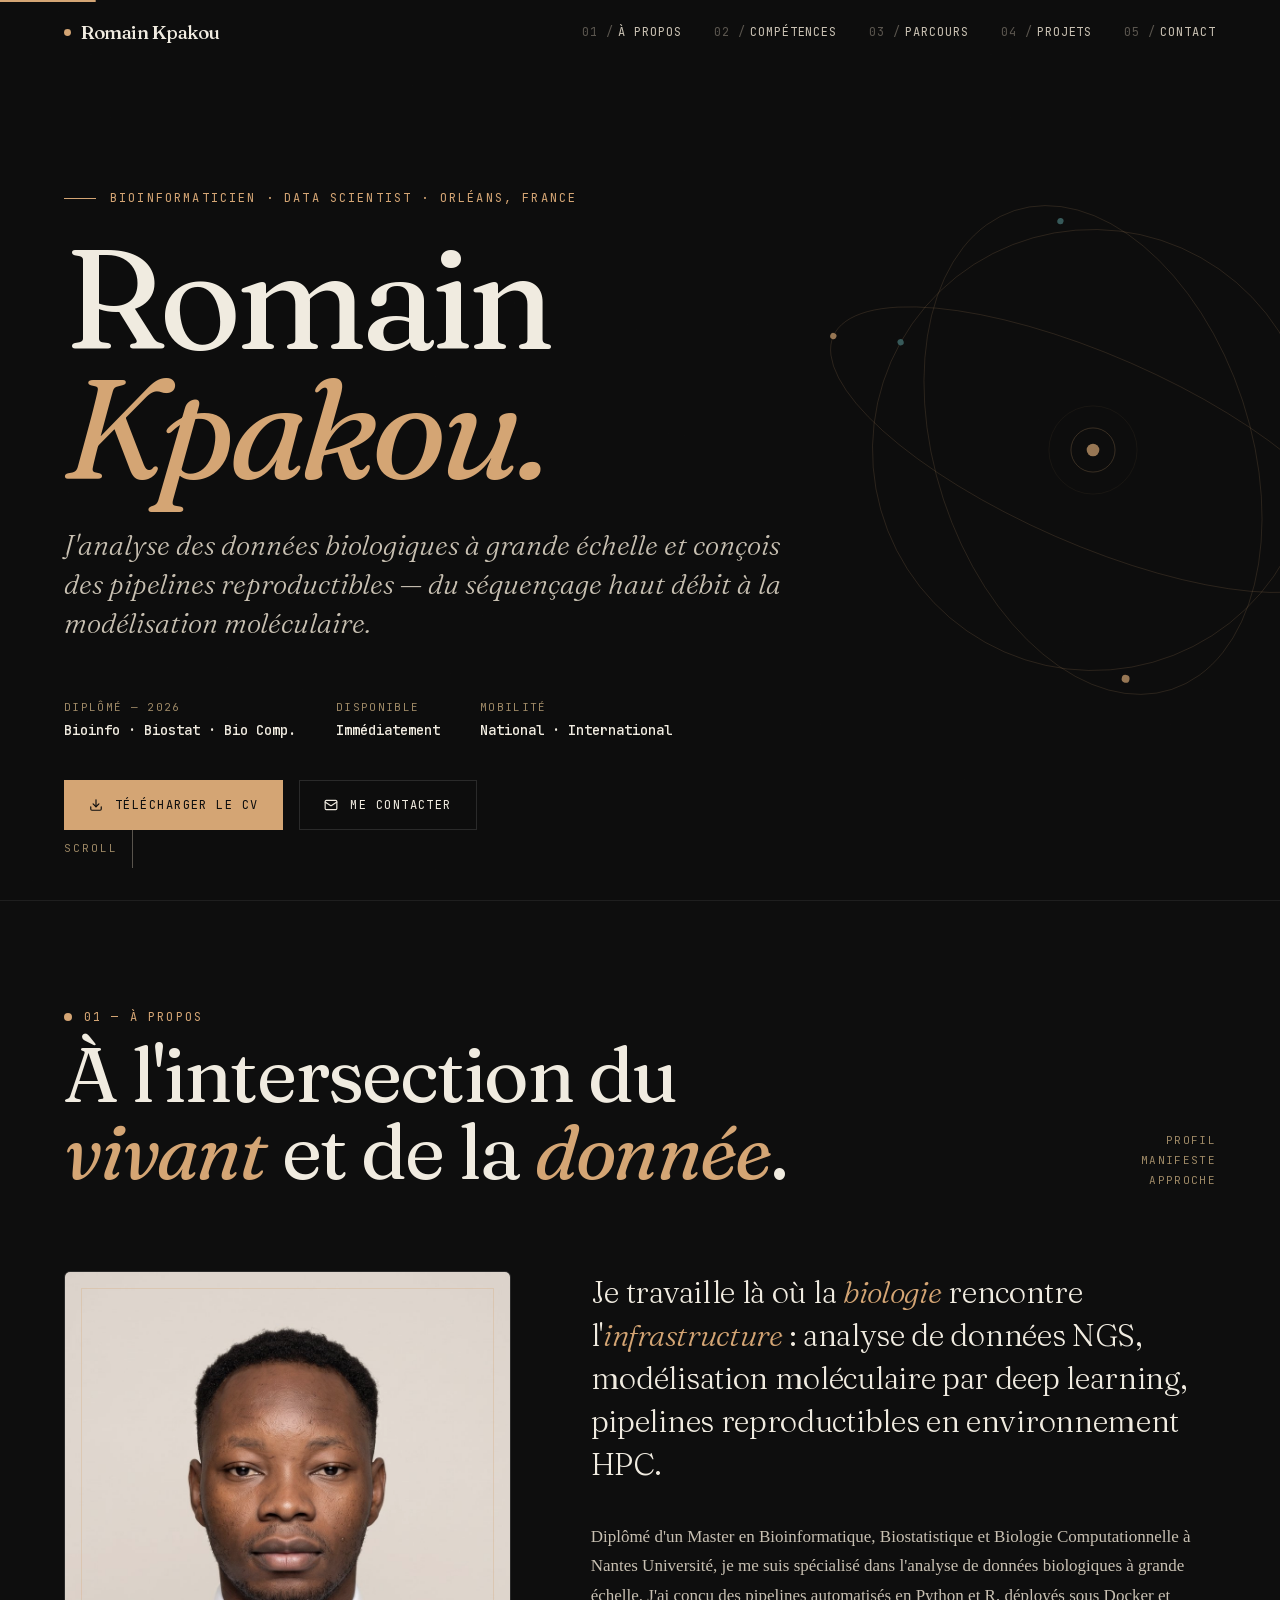
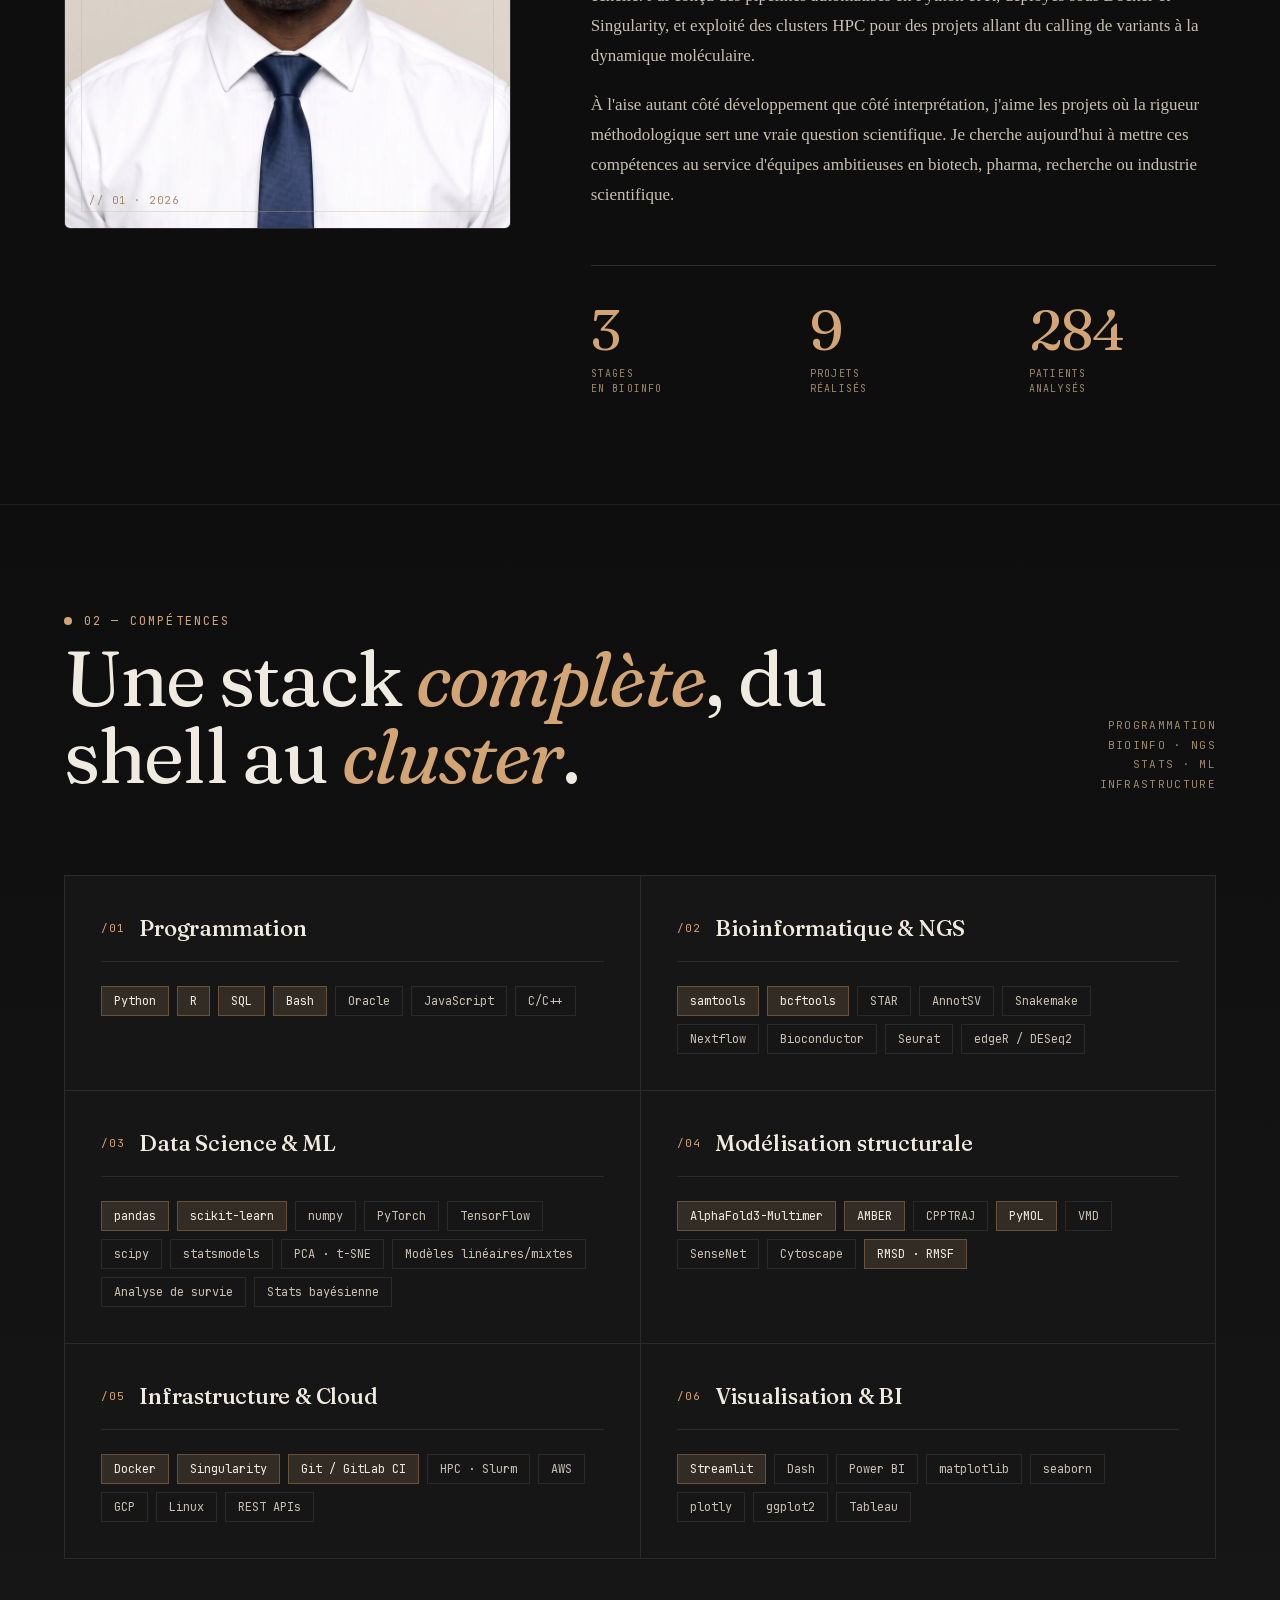
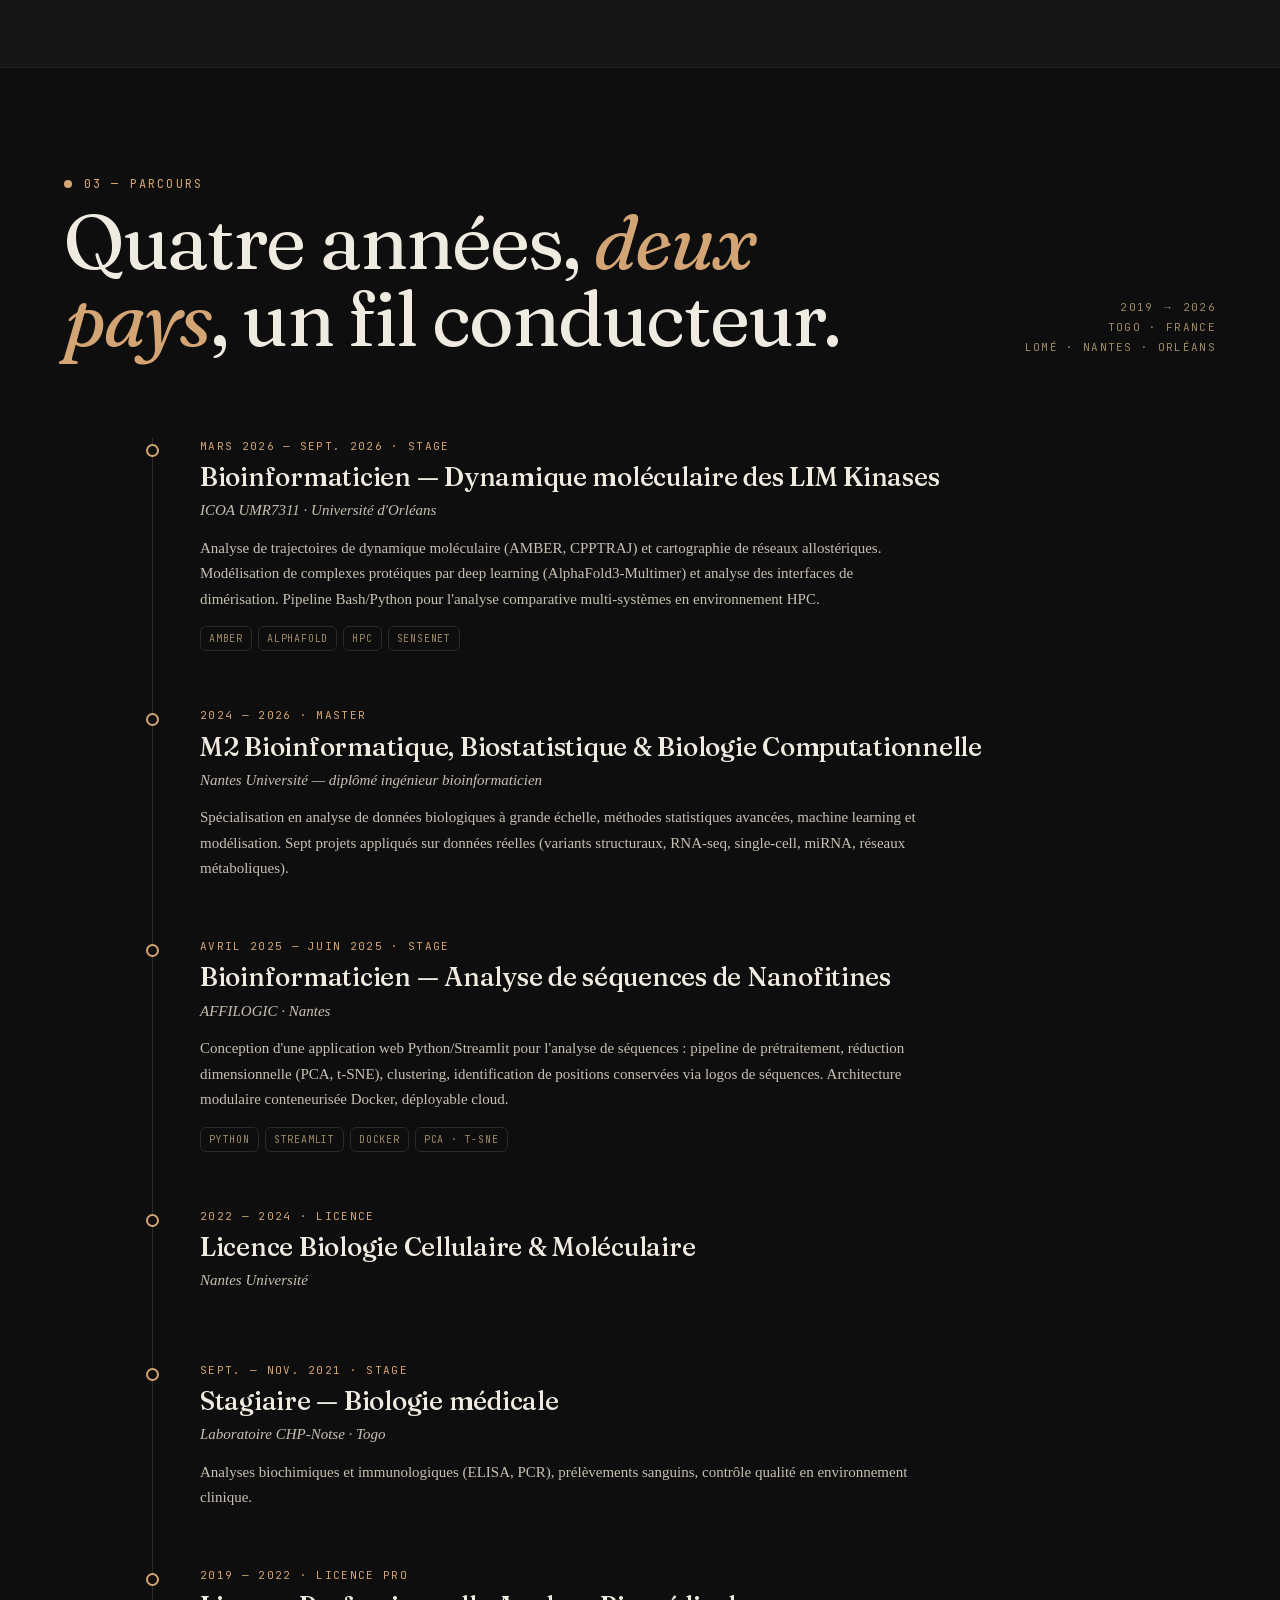
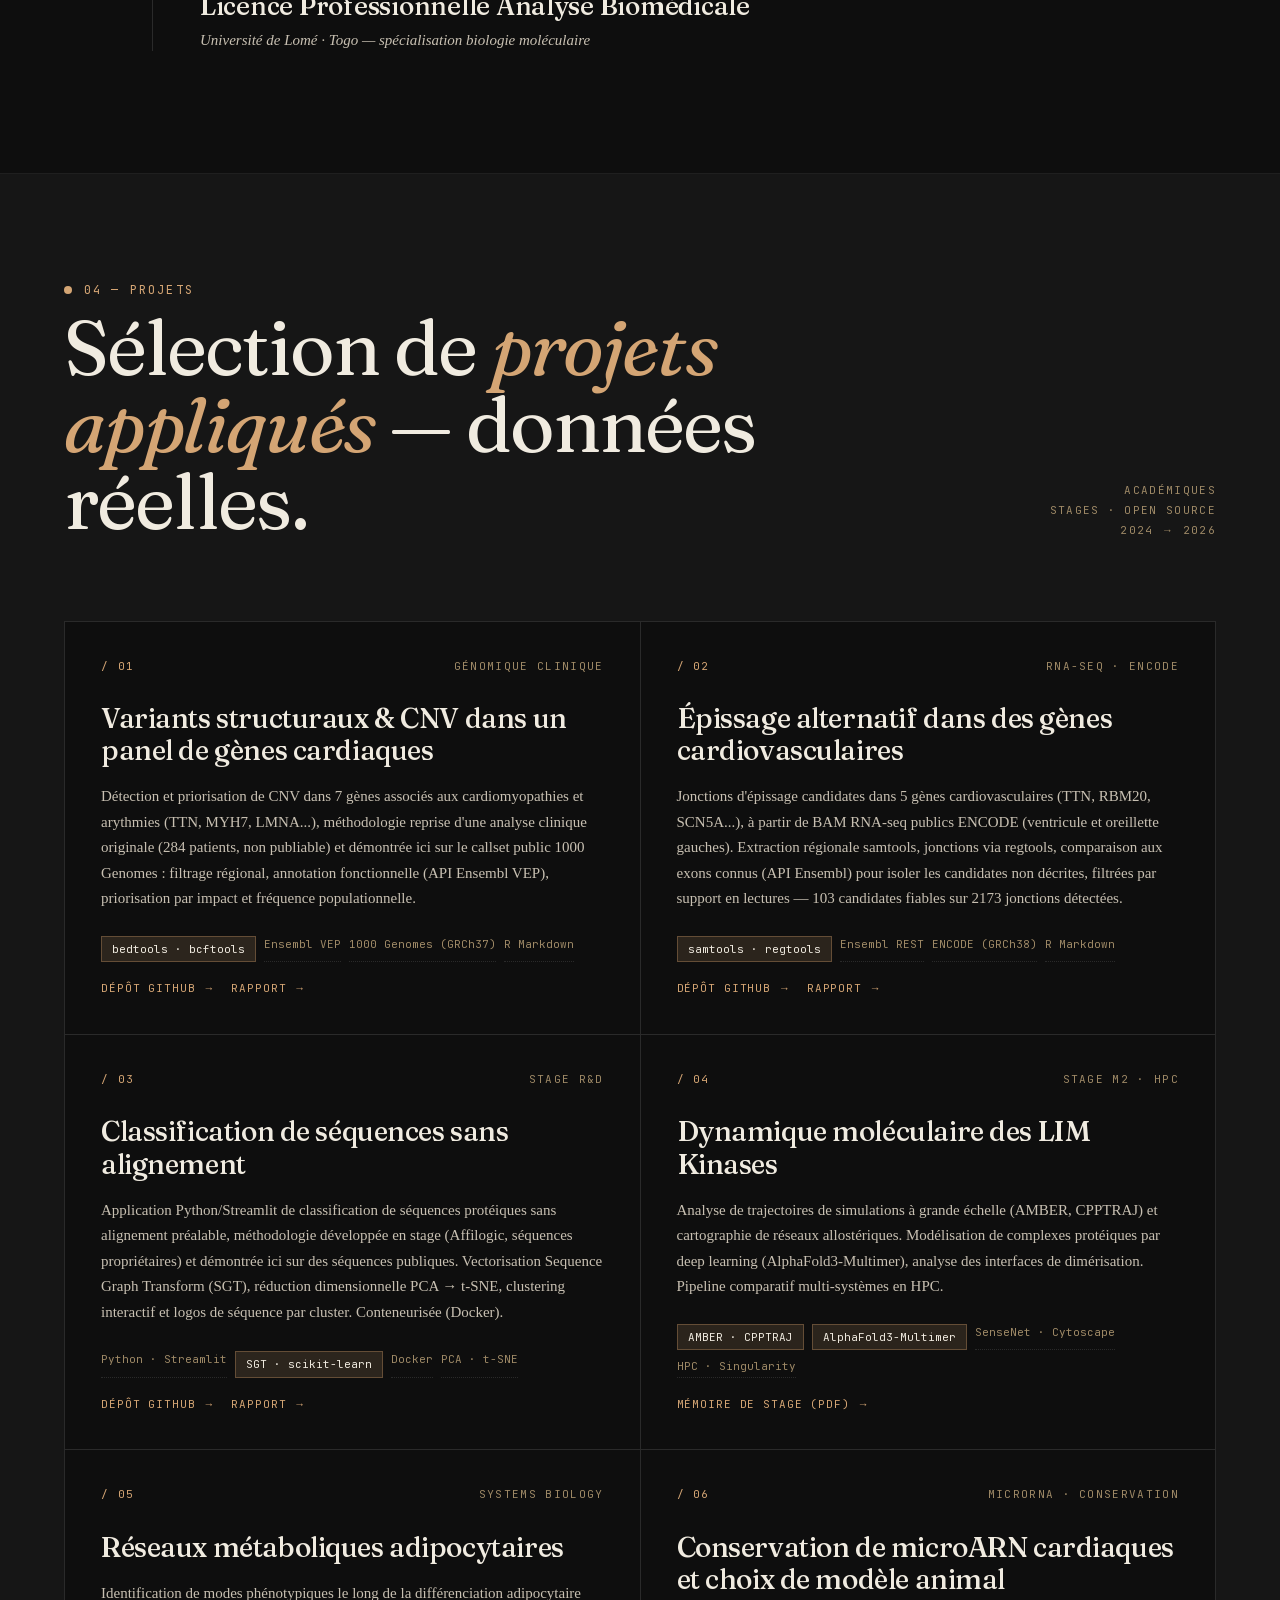
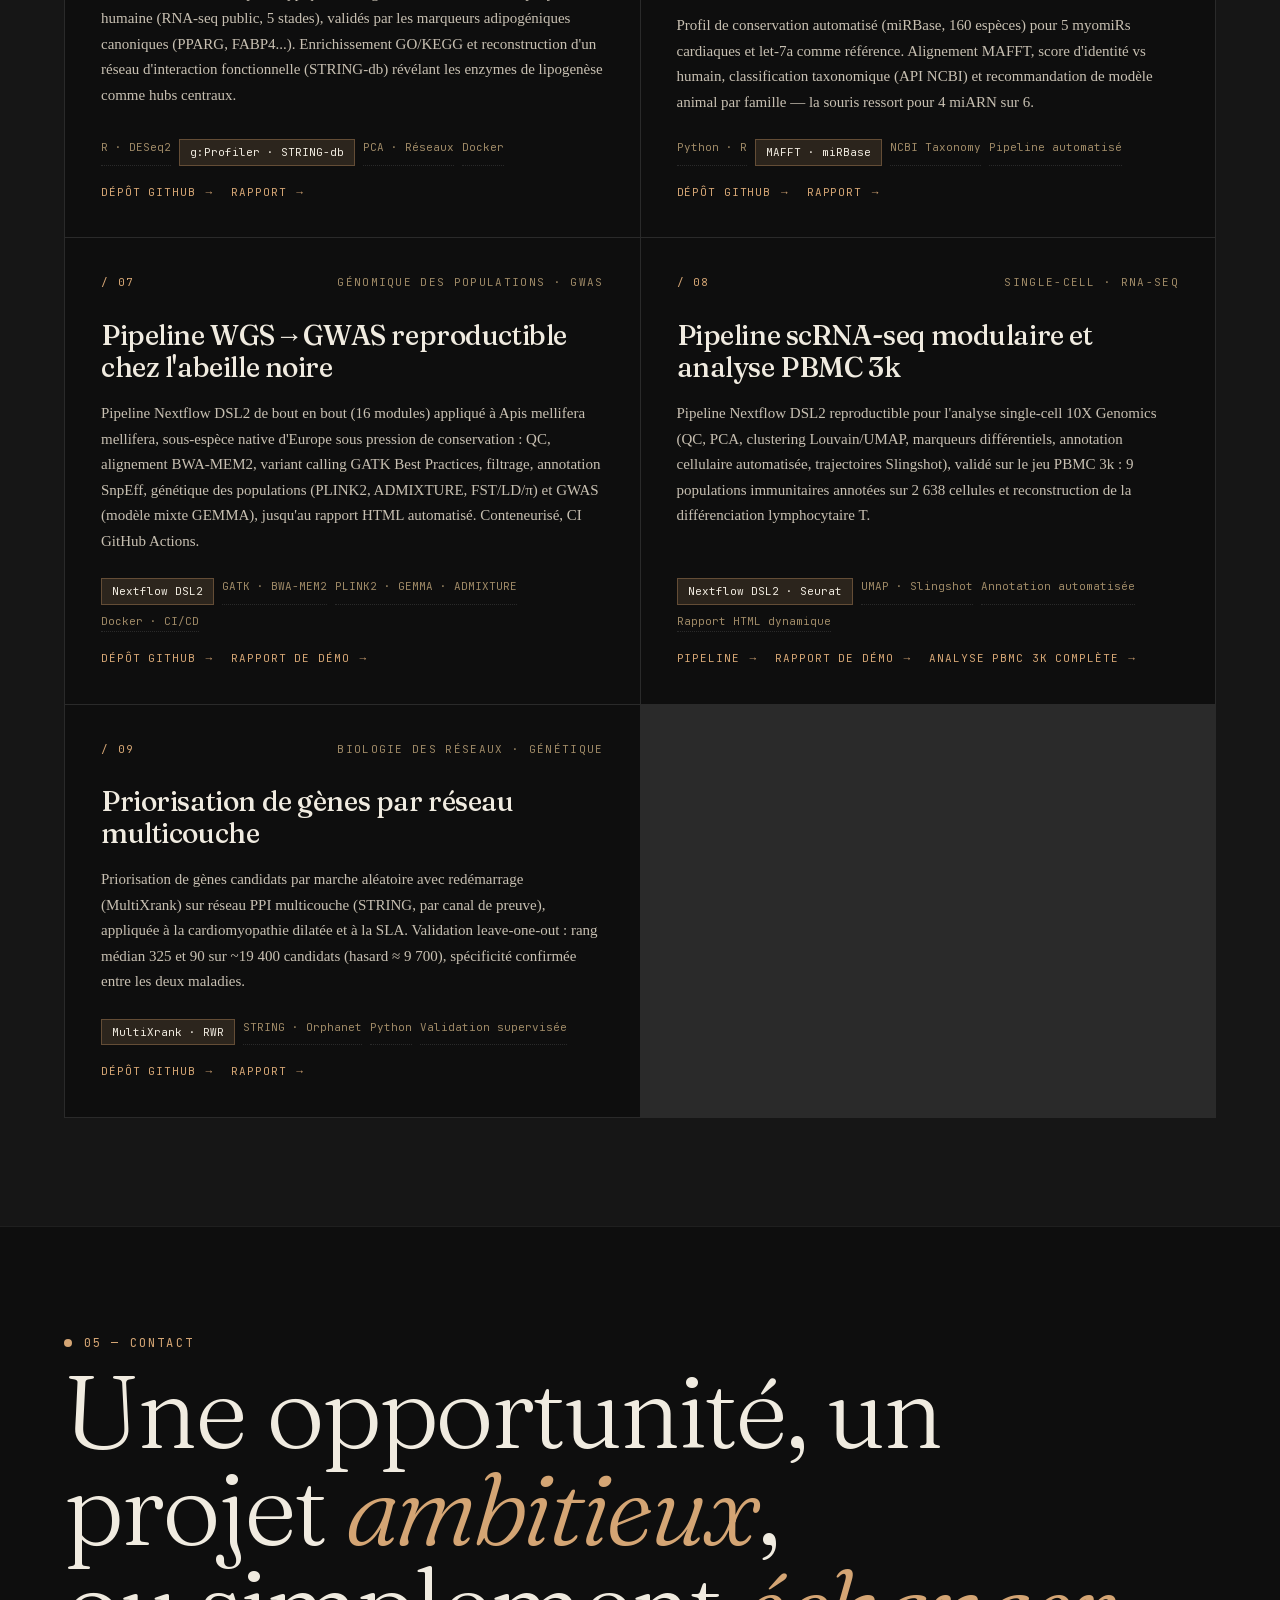
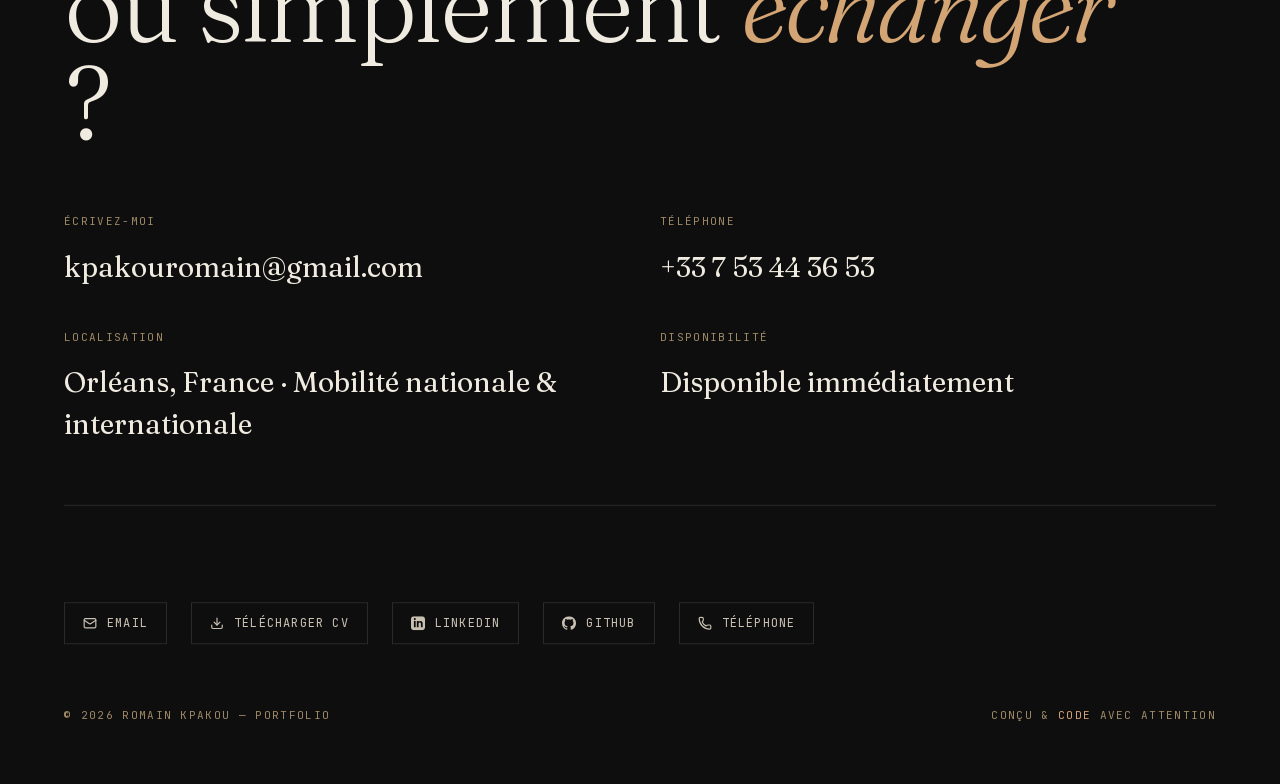
<file: index.html>
<!DOCTYPE html><html lang="fr" class="geist_a71539c9-module__T19VSG__variable fraunces_c2f677fa-module__Mx78cW__variable jetbrains_mono_b97a4f34-module__zxVIKW__variable h-full antialiased"><head><meta charSet="utf-8"/><meta name="viewport" content="width=device-width, initial-scale=1"/><link rel="preload" href="/_next/static/media/03bda585a99c6450-s.p.32sris142tqlb.woff2" as="font" crossorigin="" type="font/woff2"/><link rel="preload" href="/_next/static/media/051742360c26797e-s.p.1bkzbscqrt8rl.woff2" as="font" crossorigin="" type="font/woff2"/><link rel="preload" href="/_next/static/media/3c7c6164b2587822-s.p.16u3vygyjnhr0.woff2" as="font" crossorigin="" type="font/woff2"/><link rel="preload" href="/_next/static/media/caa3a2e1cccd8315-s.p.0wgildi0cnwt9.woff2" as="font" crossorigin="" type="font/woff2"/><link rel="stylesheet" href="/_next/static/chunks/12jk1k_a883dj.css" data-precedence="next"/><link rel="preload" as="script" fetchPriority="low" href="/_next/static/chunks/12aruqaur5huj.js"/><script src="/_next/static/chunks/3rx7jmld6eggj.js" async=""></script><script src="/_next/static/chunks/22yw_xvmlqw8w.js" async=""></script><script src="/_next/static/chunks/turbopack-32-2i-d9x5_b_.js" async=""></script><script src="/_next/static/chunks/2a2vfad2v15rn.js" async=""></script><script src="/_next/static/chunks/0sch3aan09x87.js" async=""></script><meta name="next-size-adjust" content=""/><title>Romain Kpakou — Bioinformaticien &amp; Data Scientist</title><meta name="description" content="Portfolio de Romain Kpakou, bioinformaticien et data scientist. Analyse de données biologiques à grande échelle, modélisation moléculaire et pipelines reproductibles."/><link rel="canonical" href="https://romainkpakou.github.io"/><meta property="og:title" content="Romain Kpakou — Bioinformaticien &amp; Data Scientist"/><meta property="og:description" content="Portfolio de Romain Kpakou, bioinformaticien et data scientist. Analyse de données biologiques à grande échelle, modélisation moléculaire et pipelines reproductibles."/><meta property="og:url" content="https://romainkpakou.github.io"/><meta property="og:locale" content="fr_FR"/><meta property="og:type" content="website"/><meta name="twitter:card" content="summary"/><meta name="twitter:title" content="Romain Kpakou — Bioinformaticien &amp; Data Scientist"/><meta name="twitter:description" content="Portfolio de Romain Kpakou, bioinformaticien et data scientist. Analyse de données biologiques à grande échelle, modélisation moléculaire et pipelines reproductibles."/><link rel="icon" href="/favicon.ico?favicon.2vob68tjqpejf.ico" sizes="256x256" type="image/x-icon"/><link rel="icon" href="data:image/svg+xml,%3Csvg xmlns=&#x27;http://www.w3.org/2000/svg&#x27; viewBox=&#x27;0 0 64 64&#x27;%3E%3Crect width=&#x27;64&#x27; height=&#x27;64&#x27; rx=&#x27;12&#x27; fill=&#x27;%230E0E0E&#x27;/%3E%3Ctext x=&#x27;32&#x27; y=&#x27;42&#x27; font-family=&#x27;Georgia,serif&#x27; font-style=&#x27;italic&#x27; font-size=&#x27;28&#x27; fill=&#x27;%23D4A574&#x27; text-anchor=&#x27;middle&#x27;%3ERK%3C/text%3E%3C/svg%3E"/><script type="application/ld+json">{"@context":"https://schema.org","@type":"Person","name":"Romain Kpakou","url":"https://romainkpakou.github.io","jobTitle":"Ingénieur Bioinformaticien","email":"mailto:kpakouromain@gmail.com","address":{"@type":"PostalAddress","addressLocality":"Orléans","addressCountry":"FR"},"alumniOf":{"@type":"CollegeOrUniversity","name":"Nantes Université"},"sameAs":["https://www.linkedin.com/in/romainkpakou","https://github.com/romainkpakou"]}</script><script src="/_next/static/chunks/0cz1d0mv5g_q7.js" noModule=""></script></head><body class="min-h-full flex flex-col"><div hidden=""><!--$--><!--/$--></div><script>((a,b,c,d,e,f,g,h)=>{let i=document.documentElement,j=["light","dark"];function k(b){var c;(Array.isArray(a)?a:[a]).forEach(a=>{let c="class"===a,d=c&&f?e.map(a=>f[a]||a):e;c?(i.classList.remove(...d),i.classList.add(f&&f[b]?f[b]:b)):i.setAttribute(a,b)}),c=b,h&&j.includes(c)&&(i.style.colorScheme=c)}if(d)k(d);else try{let a=localStorage.getItem(b)||c,d=g&&"system"===a?window.matchMedia("(prefers-color-scheme: dark)").matches?"dark":"light":a;k(d)}catch(a){}})("class","theme","light","dark",["light","dark"],null,false,true)</script><div class="portfolio flex-1"><div class="fixed top-0 left-0 right-0 z-[200] h-[2px] origin-left bg-ink-accent" style="transform:scaleX(0)"></div><nav class="fixed top-0 left-0 right-0 z-[100] flex items-center justify-between px-[max(24px,5vw)] transition-all duration-400 border-b bg-transparent border-transparent py-[18px]"><a href="#top" class="flex items-center gap-2.5 font-display text-[19px] font-medium tracking-tight text-ink-text"><span class="relative flex h-[7px] w-[7px]"><span class="absolute inline-flex h-full w-full rounded-full bg-ink-accent"></span></span>Romain Kpakou</a><div class="hidden md:flex items-center gap-8"><a href="#about" class="font-lab-mono text-xs uppercase tracking-[0.08em] text-ink-text-mid transition-colors hover:text-ink-accent"><span class="mr-1 text-ink-text-faint">01<!-- --> /</span>À propos</a><a href="#skills" class="font-lab-mono text-xs uppercase tracking-[0.08em] text-ink-text-mid transition-colors hover:text-ink-accent"><span class="mr-1 text-ink-text-faint">02<!-- --> /</span>Compétences</a><a href="#experience" class="font-lab-mono text-xs uppercase tracking-[0.08em] text-ink-text-mid transition-colors hover:text-ink-accent"><span class="mr-1 text-ink-text-faint">03<!-- --> /</span>Parcours</a><a href="#projects" class="font-lab-mono text-xs uppercase tracking-[0.08em] text-ink-text-mid transition-colors hover:text-ink-accent"><span class="mr-1 text-ink-text-faint">04<!-- --> /</span>Projets</a><a href="#contact" class="font-lab-mono text-xs uppercase tracking-[0.08em] text-ink-text-mid transition-colors hover:text-ink-accent"><span class="mr-1 text-ink-text-faint">05<!-- --> /</span>Contact</a></div><button type="button" tabindex="0" data-base-ui-click-trigger="" id="base-ui-_R_fp5flb_" aria-haspopup="dialog" aria-expanded="false" data-slot="sheet-trigger" aria-label="Ouvrir le menu" class="md:hidden text-ink-text-mid hover:text-ink-accent transition-colors"><svg xmlns="http://www.w3.org/2000/svg" width="24" height="24" viewBox="0 0 24 24" fill="none" stroke="currentColor" stroke-width="2" stroke-linecap="round" stroke-linejoin="round" class="lucide lucide-menu h-5 w-5" aria-hidden="true"><path d="M4 5h16"></path><path d="M4 12h16"></path><path d="M4 19h16"></path></svg></button></nav><header id="top" class="relative flex min-h-screen flex-col justify-center overflow-hidden px-[max(24px,5vw)] pt-[120px]"><div aria-hidden="true" class="pointer-events-none absolute top-1/2 right-[-10%] z-0 h-[70vh] max-h-[700px] w-[70vh] max-w-[700px] -translate-y-1/2 opacity-35 md:opacity-70"><svg viewBox="-200 -200 400 400" class="h-full w-full overflow-visible"><g><ellipse cx="0" cy="0" rx="180" ry="60" fill="none" stroke="var(--color-ink-accent)" stroke-width="0.5" opacity="0.25"></ellipse><circle cx="180" cy="0" r="3" fill="var(--color-ink-accent)"></circle><circle cx="-180" cy="0" r="2" fill="var(--color-ink-accent)"></circle></g><g><ellipse cx="0" cy="0" rx="140" ry="140" transform="rotate(45)" fill="none" stroke="var(--color-ink-accent)" stroke-width="0.5" opacity="0.25"></ellipse><circle cx="99" cy="99" r="2.5" fill="var(--color-ink-teal)"></circle><circle cx="-99" cy="-99" r="2" fill="var(--color-ink-teal)"></circle></g><g><ellipse cx="0" cy="0" rx="100" ry="160" transform="rotate(-30)" fill="none" stroke="var(--color-ink-accent)" stroke-width="0.5" opacity="0.25"></ellipse><circle cx="50" cy="138" r="2.5" fill="var(--color-ink-accent)"></circle><circle cx="-50" cy="-138" r="2" fill="var(--color-ink-teal)"></circle></g><circle cx="0" cy="0" r="4" fill="var(--color-ink-accent)"></circle><circle cx="0" cy="0" r="14" fill="none" stroke="var(--color-ink-accent)" stroke-width="0.5" opacity="0.4"></circle><circle cx="0" cy="0" r="28" fill="none" stroke="var(--color-ink-accent)" stroke-width="0.3" opacity="0.2"></circle></svg></div><div class="relative z-[2] max-w-[1100px]"><div class="mb-7 flex items-center gap-3.5 font-lab-mono text-xs uppercase tracking-[0.18em] text-ink-accent" style="opacity:0;transform:translateY(20px)"><span class="h-px w-8 bg-ink-accent"></span>Bioinformaticien · Data Scientist · Orléans, France</div><h1 class="font-display text-[clamp(56px,11vw,168px)] leading-[0.92] tracking-[-0.04em] text-ink-text" style="opacity:0;filter:blur(8px);transform:translateY(40px)">Romain<br/><em class="font-normal italic text-ink-accent">Kpakou.</em></h1><p class="mt-8 max-w-[720px] font-display text-[clamp(20px,2.4vw,28px)] font-light italic leading-[1.4] text-ink-text-mid" style="opacity:0;transform:translateY(20px)">J&#x27;analyse des données biologiques à grande échelle et conçois des pipelines reproductibles — du séquençage haut débit à la modélisation moléculaire.</p><div class="mt-14 flex flex-wrap gap-10" style="opacity:0;transform:translateY(20px)"><div class="font-lab-mono text-[11px] uppercase tracking-[0.12em] text-ink-text-muted">Diplômé — 2026<strong class="mt-1 block font-sans text-sm font-medium normal-case tracking-normal text-ink-text">Bioinfo · Biostat · Bio Comp.</strong></div><div class="font-lab-mono text-[11px] uppercase tracking-[0.12em] text-ink-text-muted">Disponible<strong class="mt-1 block font-sans text-sm font-medium normal-case tracking-normal text-ink-text">Immédiatement</strong></div><div class="font-lab-mono text-[11px] uppercase tracking-[0.12em] text-ink-text-muted">Mobilité<strong class="mt-1 block font-sans text-sm font-medium normal-case tracking-normal text-ink-text">National · International</strong></div></div><div class="mt-10 flex flex-wrap gap-4" style="opacity:0;transform:translateY(20px)"><a href="/cv/Romain_KPAKOU_CV.pdf" download="" class="inline-flex items-center gap-3 border border-ink-accent bg-ink-accent px-6 py-4 font-lab-mono text-xs uppercase tracking-[0.12em] text-ink-bg transition-all hover:-translate-y-0.5 hover:bg-transparent hover:text-ink-accent"><svg xmlns="http://www.w3.org/2000/svg" width="24" height="24" viewBox="0 0 24 24" fill="none" stroke="currentColor" stroke-width="2" stroke-linecap="round" stroke-linejoin="round" class="lucide lucide-download h-3.5 w-3.5" aria-hidden="true"><path d="M12 15V3"></path><path d="M21 15v4a2 2 0 0 1-2 2H5a2 2 0 0 1-2-2v-4"></path><path d="m7 10 5 5 5-5"></path></svg>Télécharger le CV</a><a href="#contact" class="inline-flex items-center gap-3 border border-ink-border px-6 py-4 font-lab-mono text-xs uppercase tracking-[0.12em] text-ink-text transition-all hover:-translate-y-0.5 hover:border-ink-accent hover:text-ink-accent"><svg xmlns="http://www.w3.org/2000/svg" width="24" height="24" viewBox="0 0 24 24" fill="none" stroke="currentColor" stroke-width="2" stroke-linecap="round" stroke-linejoin="round" class="lucide lucide-mail h-3.5 w-3.5" aria-hidden="true"><path d="m22 7-8.991 5.727a2 2 0 0 1-2.009 0L2 7"></path><rect x="2" y="4" width="20" height="16" rx="2"></rect></svg>Me contacter</a></div></div><div class="absolute bottom-8 left-[max(24px,5vw)] hidden items-center gap-3.5 font-lab-mono text-[11px] uppercase tracking-[0.18em] text-ink-text-muted sm:flex" style="opacity:0;transform:translateY(20px)"><span>Scroll</span><span class="relative h-10 w-px overflow-hidden bg-ink-text-faint"><span class="absolute left-0 h-full w-full bg-ink-accent"></span></span></div></header><section id="about" class="border-t border-ink-border-soft px-[max(24px,5vw)] py-[clamp(80px,12vh,160px)]"><div class="mb-20 flex flex-wrap items-end justify-between gap-10" style="opacity:0;transform:translateY(30px)"><div><div class="mb-3 flex items-center gap-3 font-lab-mono text-xs uppercase tracking-[0.18em] text-ink-accent"><span class="h-2 w-2 rounded-full bg-ink-accent"></span>01 — À propos</div><h2 class="max-w-[800px] font-display text-[clamp(40px,6vw,80px)] leading-none tracking-[-0.025em] text-ink-text">À l&#x27;intersection du <em class="italic text-ink-accent">vivant</em> <!-- -->et de la <em class="italic text-ink-accent">donnée</em>.</h2></div><div class="hidden text-right font-lab-mono text-[11px] uppercase leading-[1.8] tracking-[0.12em] text-ink-text-muted sm:block">Profil<br/>Manifeste<br/>Approche</div></div><div class="grid grid-cols-1 items-start gap-12 lg:grid-cols-[1fr_1.4fr] lg:gap-20"><div class="lg:sticky lg:top-[120px]" style="opacity:0;transform:translateY(30px)"><div class="relative aspect-[4/5] max-w-[360px] overflow-hidden rounded-sm border border-ink-border bg-ink-surface lg:max-w-none"><div class="absolute inset-0 flex items-center justify-center overflow-hidden" style="background:radial-gradient(circle at 30% 20%, rgba(212,165,116,0.15), transparent 60%), radial-gradient(circle at 70% 80%, rgba(74,124,124,0.15), transparent 60%)"><span class="font-display text-[130px] font-light italic leading-none tracking-[-0.05em] text-ink-text opacity-95 lg:text-[180px]">RK</span><img alt="Romain Kpakou" loading="lazy" decoding="async" data-nimg="fill" class="absolute inset-0 object-cover object-top grayscale-[15%] contrast-[1.05]" style="position:absolute;height:100%;width:100%;left:0;top:0;right:0;bottom:0;color:transparent" src="/img/photo.jpg"/></div><div class="pointer-events-none absolute inset-4 border" style="border-color:rgba(212,165,116,0.3)"></div><span class="absolute bottom-5 left-6 font-lab-mono text-[10px] uppercase tracking-[0.15em] text-ink-text-muted">// 01 · 2026</span></div></div><div class="max-w-[640px]" style="opacity:0;transform:translateY(30px)"><p class="mb-9 font-display text-[clamp(22px,2.4vw,32px)] font-light leading-[1.4] tracking-[-0.01em] text-ink-text">Je travaille là où la <em class="italic text-ink-accent">biologie</em> <!-- -->rencontre l&#x27;<em class="italic text-ink-accent">infrastructure</em> : analyse de données NGS, modélisation moléculaire par deep learning, pipelines reproductibles en environnement HPC.</p><div class="space-y-5 text-[17px] leading-[1.75] text-ink-text-mid"><p>Diplômé d&#x27;un Master en Bioinformatique, Biostatistique et Biologie Computationnelle à Nantes Université, je me suis spécialisé dans l&#x27;analyse de données biologiques à grande échelle. J&#x27;ai conçu des pipelines automatisés en Python et R, déployés sous Docker et Singularity, et exploité des clusters HPC pour des projets allant du calling de variants à la dynamique moléculaire.</p><p>À l&#x27;aise autant côté développement que côté interprétation, j&#x27;aime les projets où la rigueur méthodologique sert une vraie question scientifique. Je cherche aujourd&#x27;hui à mettre ces compétences au service d&#x27;équipes ambitieuses en biotech, pharma, recherche ou industrie scientifique.</p></div><div class="mt-14 grid grid-cols-3 gap-8 border-t border-ink-border pt-9"><div><div class="mb-2 font-display text-[56px] leading-none tracking-[-0.03em] text-ink-accent"><span>0</span></div><div class="whitespace-pre-line font-lab-mono text-[10px] uppercase leading-[1.5] tracking-[0.12em] text-ink-text-muted">Stages
en bioinfo</div></div><div><div class="mb-2 font-display text-[56px] leading-none tracking-[-0.03em] text-ink-accent"><span>0</span></div><div class="whitespace-pre-line font-lab-mono text-[10px] uppercase leading-[1.5] tracking-[0.12em] text-ink-text-muted">Projets
réalisés</div></div><div><div class="mb-2 font-display text-[56px] leading-none tracking-[-0.03em] text-ink-accent"><span>0</span></div><div class="whitespace-pre-line font-lab-mono text-[10px] uppercase leading-[1.5] tracking-[0.12em] text-ink-text-muted">Patients
analysés</div></div></div></div></div></section><section id="skills" class="border-t border-ink-border-soft bg-gradient-to-b from-ink-bg to-ink-bg-soft px-[max(24px,5vw)] py-[clamp(80px,12vh,160px)]"><div class="mb-20 flex flex-wrap items-end justify-between gap-10" style="opacity:0;transform:translateY(30px)"><div><div class="mb-3 flex items-center gap-3 font-lab-mono text-xs uppercase tracking-[0.18em] text-ink-accent"><span class="h-2 w-2 rounded-full bg-ink-accent"></span>02 — Compétences</div><h2 class="max-w-[800px] font-display text-[clamp(40px,6vw,80px)] leading-none tracking-[-0.025em] text-ink-text">Une stack <em class="italic text-ink-accent">complète</em>, du shell au <em class="italic text-ink-accent">cluster</em>.</h2></div><div class="hidden text-right font-lab-mono text-[11px] uppercase leading-[1.8] tracking-[0.12em] text-ink-text-muted sm:block">Programmation<br/>Bioinfo · NGS<br/>Stats · ML<br/>Infrastructure</div></div><div style="opacity:0;transform:translateY(30px)"><div class="grid grid-cols-1 gap-px border border-ink-border bg-ink-border md:grid-cols-2"><div class="group bg-ink-bg-soft p-9 transition-colors hover:bg-ink-surface"><div class="mb-6 flex items-center gap-3.5 border-b border-ink-border pb-4"><span class="font-lab-mono text-[11px] tracking-[0.1em] text-ink-accent">/01</span><h3 class="font-display text-[22px] font-medium tracking-[-0.01em] text-ink-text">Programmation</h3></div><div class="flex flex-wrap gap-2"><span class="font-lab-mono text-xs transition-all hover:-translate-y-px hover:border-ink-accent hover:text-ink-accent border border-[#b88b5c66] bg-[#d4a57426] px-3 py-1.5 text-ink-text">Python</span><span class="font-lab-mono text-xs transition-all hover:-translate-y-px hover:border-ink-accent hover:text-ink-accent border border-[#b88b5c66] bg-[#d4a57426] px-3 py-1.5 text-ink-text">R</span><span class="font-lab-mono text-xs transition-all hover:-translate-y-px hover:border-ink-accent hover:text-ink-accent border border-[#b88b5c66] bg-[#d4a57426] px-3 py-1.5 text-ink-text">SQL</span><span class="font-lab-mono text-xs transition-all hover:-translate-y-px hover:border-ink-accent hover:text-ink-accent border border-[#b88b5c66] bg-[#d4a57426] px-3 py-1.5 text-ink-text">Bash</span><span class="font-lab-mono text-xs transition-all hover:-translate-y-px hover:border-ink-accent hover:text-ink-accent border border-ink-border px-3 py-1.5 text-ink-text-mid">Oracle</span><span class="font-lab-mono text-xs transition-all hover:-translate-y-px hover:border-ink-accent hover:text-ink-accent border border-ink-border px-3 py-1.5 text-ink-text-mid">JavaScript</span><span class="font-lab-mono text-xs transition-all hover:-translate-y-px hover:border-ink-accent hover:text-ink-accent border border-ink-border px-3 py-1.5 text-ink-text-mid">C/C++</span></div></div><div class="group bg-ink-bg-soft p-9 transition-colors hover:bg-ink-surface"><div class="mb-6 flex items-center gap-3.5 border-b border-ink-border pb-4"><span class="font-lab-mono text-[11px] tracking-[0.1em] text-ink-accent">/02</span><h3 class="font-display text-[22px] font-medium tracking-[-0.01em] text-ink-text">Bioinformatique &amp; NGS</h3></div><div class="flex flex-wrap gap-2"><span class="font-lab-mono text-xs transition-all hover:-translate-y-px hover:border-ink-accent hover:text-ink-accent border border-[#b88b5c66] bg-[#d4a57426] px-3 py-1.5 text-ink-text">samtools</span><span class="font-lab-mono text-xs transition-all hover:-translate-y-px hover:border-ink-accent hover:text-ink-accent border border-[#b88b5c66] bg-[#d4a57426] px-3 py-1.5 text-ink-text">bcftools</span><span class="font-lab-mono text-xs transition-all hover:-translate-y-px hover:border-ink-accent hover:text-ink-accent border border-ink-border px-3 py-1.5 text-ink-text-mid">STAR</span><span class="font-lab-mono text-xs transition-all hover:-translate-y-px hover:border-ink-accent hover:text-ink-accent border border-ink-border px-3 py-1.5 text-ink-text-mid">AnnotSV</span><span class="font-lab-mono text-xs transition-all hover:-translate-y-px hover:border-ink-accent hover:text-ink-accent border border-ink-border px-3 py-1.5 text-ink-text-mid">Snakemake</span><span class="font-lab-mono text-xs transition-all hover:-translate-y-px hover:border-ink-accent hover:text-ink-accent border border-ink-border px-3 py-1.5 text-ink-text-mid">Nextflow</span><span class="font-lab-mono text-xs transition-all hover:-translate-y-px hover:border-ink-accent hover:text-ink-accent border border-ink-border px-3 py-1.5 text-ink-text-mid">Bioconductor</span><span class="font-lab-mono text-xs transition-all hover:-translate-y-px hover:border-ink-accent hover:text-ink-accent border border-ink-border px-3 py-1.5 text-ink-text-mid">Seurat</span><span class="font-lab-mono text-xs transition-all hover:-translate-y-px hover:border-ink-accent hover:text-ink-accent border border-ink-border px-3 py-1.5 text-ink-text-mid">edgeR / DESeq2</span></div></div><div class="group bg-ink-bg-soft p-9 transition-colors hover:bg-ink-surface"><div class="mb-6 flex items-center gap-3.5 border-b border-ink-border pb-4"><span class="font-lab-mono text-[11px] tracking-[0.1em] text-ink-accent">/03</span><h3 class="font-display text-[22px] font-medium tracking-[-0.01em] text-ink-text">Data Science &amp; ML</h3></div><div class="flex flex-wrap gap-2"><span class="font-lab-mono text-xs transition-all hover:-translate-y-px hover:border-ink-accent hover:text-ink-accent border border-[#b88b5c66] bg-[#d4a57426] px-3 py-1.5 text-ink-text">pandas</span><span class="font-lab-mono text-xs transition-all hover:-translate-y-px hover:border-ink-accent hover:text-ink-accent border border-[#b88b5c66] bg-[#d4a57426] px-3 py-1.5 text-ink-text">scikit-learn</span><span class="font-lab-mono text-xs transition-all hover:-translate-y-px hover:border-ink-accent hover:text-ink-accent border border-ink-border px-3 py-1.5 text-ink-text-mid">numpy</span><span class="font-lab-mono text-xs transition-all hover:-translate-y-px hover:border-ink-accent hover:text-ink-accent border border-ink-border px-3 py-1.5 text-ink-text-mid">PyTorch</span><span class="font-lab-mono text-xs transition-all hover:-translate-y-px hover:border-ink-accent hover:text-ink-accent border border-ink-border px-3 py-1.5 text-ink-text-mid">TensorFlow</span><span class="font-lab-mono text-xs transition-all hover:-translate-y-px hover:border-ink-accent hover:text-ink-accent border border-ink-border px-3 py-1.5 text-ink-text-mid">scipy</span><span class="font-lab-mono text-xs transition-all hover:-translate-y-px hover:border-ink-accent hover:text-ink-accent border border-ink-border px-3 py-1.5 text-ink-text-mid">statsmodels</span><span class="font-lab-mono text-xs transition-all hover:-translate-y-px hover:border-ink-accent hover:text-ink-accent border border-ink-border px-3 py-1.5 text-ink-text-mid">PCA · t-SNE</span><span class="font-lab-mono text-xs transition-all hover:-translate-y-px hover:border-ink-accent hover:text-ink-accent border border-ink-border px-3 py-1.5 text-ink-text-mid">Modèles linéaires/mixtes</span><span class="font-lab-mono text-xs transition-all hover:-translate-y-px hover:border-ink-accent hover:text-ink-accent border border-ink-border px-3 py-1.5 text-ink-text-mid">Analyse de survie</span><span class="font-lab-mono text-xs transition-all hover:-translate-y-px hover:border-ink-accent hover:text-ink-accent border border-ink-border px-3 py-1.5 text-ink-text-mid">Stats bayésienne</span></div></div><div class="group bg-ink-bg-soft p-9 transition-colors hover:bg-ink-surface"><div class="mb-6 flex items-center gap-3.5 border-b border-ink-border pb-4"><span class="font-lab-mono text-[11px] tracking-[0.1em] text-ink-accent">/04</span><h3 class="font-display text-[22px] font-medium tracking-[-0.01em] text-ink-text">Modélisation structurale</h3></div><div class="flex flex-wrap gap-2"><span class="font-lab-mono text-xs transition-all hover:-translate-y-px hover:border-ink-accent hover:text-ink-accent border border-[#b88b5c66] bg-[#d4a57426] px-3 py-1.5 text-ink-text">AlphaFold3-Multimer</span><span class="font-lab-mono text-xs transition-all hover:-translate-y-px hover:border-ink-accent hover:text-ink-accent border border-[#b88b5c66] bg-[#d4a57426] px-3 py-1.5 text-ink-text">AMBER</span><span class="font-lab-mono text-xs transition-all hover:-translate-y-px hover:border-ink-accent hover:text-ink-accent border border-ink-border px-3 py-1.5 text-ink-text-mid">CPPTRAJ</span><span class="font-lab-mono text-xs transition-all hover:-translate-y-px hover:border-ink-accent hover:text-ink-accent border border-[#b88b5c66] bg-[#d4a57426] px-3 py-1.5 text-ink-text">PyMOL</span><span class="font-lab-mono text-xs transition-all hover:-translate-y-px hover:border-ink-accent hover:text-ink-accent border border-ink-border px-3 py-1.5 text-ink-text-mid">VMD</span><span class="font-lab-mono text-xs transition-all hover:-translate-y-px hover:border-ink-accent hover:text-ink-accent border border-ink-border px-3 py-1.5 text-ink-text-mid">SenseNet</span><span class="font-lab-mono text-xs transition-all hover:-translate-y-px hover:border-ink-accent hover:text-ink-accent border border-ink-border px-3 py-1.5 text-ink-text-mid">Cytoscape</span><span class="font-lab-mono text-xs transition-all hover:-translate-y-px hover:border-ink-accent hover:text-ink-accent border border-[#b88b5c66] bg-[#d4a57426] px-3 py-1.5 text-ink-text">RMSD · RMSF</span></div></div><div class="group bg-ink-bg-soft p-9 transition-colors hover:bg-ink-surface"><div class="mb-6 flex items-center gap-3.5 border-b border-ink-border pb-4"><span class="font-lab-mono text-[11px] tracking-[0.1em] text-ink-accent">/05</span><h3 class="font-display text-[22px] font-medium tracking-[-0.01em] text-ink-text">Infrastructure &amp; Cloud</h3></div><div class="flex flex-wrap gap-2"><span class="font-lab-mono text-xs transition-all hover:-translate-y-px hover:border-ink-accent hover:text-ink-accent border border-[#b88b5c66] bg-[#d4a57426] px-3 py-1.5 text-ink-text">Docker</span><span class="font-lab-mono text-xs transition-all hover:-translate-y-px hover:border-ink-accent hover:text-ink-accent border border-[#b88b5c66] bg-[#d4a57426] px-3 py-1.5 text-ink-text">Singularity</span><span class="font-lab-mono text-xs transition-all hover:-translate-y-px hover:border-ink-accent hover:text-ink-accent border border-[#b88b5c66] bg-[#d4a57426] px-3 py-1.5 text-ink-text">Git / GitLab CI</span><span class="font-lab-mono text-xs transition-all hover:-translate-y-px hover:border-ink-accent hover:text-ink-accent border border-ink-border px-3 py-1.5 text-ink-text-mid">HPC · Slurm</span><span class="font-lab-mono text-xs transition-all hover:-translate-y-px hover:border-ink-accent hover:text-ink-accent border border-ink-border px-3 py-1.5 text-ink-text-mid">AWS</span><span class="font-lab-mono text-xs transition-all hover:-translate-y-px hover:border-ink-accent hover:text-ink-accent border border-ink-border px-3 py-1.5 text-ink-text-mid">GCP</span><span class="font-lab-mono text-xs transition-all hover:-translate-y-px hover:border-ink-accent hover:text-ink-accent border border-ink-border px-3 py-1.5 text-ink-text-mid">Linux</span><span class="font-lab-mono text-xs transition-all hover:-translate-y-px hover:border-ink-accent hover:text-ink-accent border border-ink-border px-3 py-1.5 text-ink-text-mid">REST APIs</span></div></div><div class="group bg-ink-bg-soft p-9 transition-colors hover:bg-ink-surface"><div class="mb-6 flex items-center gap-3.5 border-b border-ink-border pb-4"><span class="font-lab-mono text-[11px] tracking-[0.1em] text-ink-accent">/06</span><h3 class="font-display text-[22px] font-medium tracking-[-0.01em] text-ink-text">Visualisation &amp; BI</h3></div><div class="flex flex-wrap gap-2"><span class="font-lab-mono text-xs transition-all hover:-translate-y-px hover:border-ink-accent hover:text-ink-accent border border-[#b88b5c66] bg-[#d4a57426] px-3 py-1.5 text-ink-text">Streamlit</span><span class="font-lab-mono text-xs transition-all hover:-translate-y-px hover:border-ink-accent hover:text-ink-accent border border-ink-border px-3 py-1.5 text-ink-text-mid">Dash</span><span class="font-lab-mono text-xs transition-all hover:-translate-y-px hover:border-ink-accent hover:text-ink-accent border border-ink-border px-3 py-1.5 text-ink-text-mid">Power BI</span><span class="font-lab-mono text-xs transition-all hover:-translate-y-px hover:border-ink-accent hover:text-ink-accent border border-ink-border px-3 py-1.5 text-ink-text-mid">matplotlib</span><span class="font-lab-mono text-xs transition-all hover:-translate-y-px hover:border-ink-accent hover:text-ink-accent border border-ink-border px-3 py-1.5 text-ink-text-mid">seaborn</span><span class="font-lab-mono text-xs transition-all hover:-translate-y-px hover:border-ink-accent hover:text-ink-accent border border-ink-border px-3 py-1.5 text-ink-text-mid">plotly</span><span class="font-lab-mono text-xs transition-all hover:-translate-y-px hover:border-ink-accent hover:text-ink-accent border border-ink-border px-3 py-1.5 text-ink-text-mid">ggplot2</span><span class="font-lab-mono text-xs transition-all hover:-translate-y-px hover:border-ink-accent hover:text-ink-accent border border-ink-border px-3 py-1.5 text-ink-text-mid">Tableau</span></div></div></div></div></section><section id="experience" class="border-t border-ink-border-soft px-[max(24px,5vw)] py-[clamp(80px,12vh,160px)]"><div class="mb-20 flex flex-wrap items-end justify-between gap-10" style="opacity:0;transform:translateY(30px)"><div><div class="mb-3 flex items-center gap-3 font-lab-mono text-xs uppercase tracking-[0.18em] text-ink-accent"><span class="h-2 w-2 rounded-full bg-ink-accent"></span>03 — Parcours</div><h2 class="max-w-[800px] font-display text-[clamp(40px,6vw,80px)] leading-none tracking-[-0.025em] text-ink-text">Quatre années, <em class="italic text-ink-accent">deux pays</em>, un fil conducteur.</h2></div><div class="hidden text-right font-lab-mono text-[11px] uppercase leading-[1.8] tracking-[0.12em] text-ink-text-muted sm:block">2019 → 2026<br/>Togo · France<br/>Lomé · Nantes · Orléans</div></div><div class="relative mx-auto max-w-[1000px]"><div class="absolute top-0 bottom-0 left-2 w-px bg-ink-border sm:left-3"></div><div class="relative pb-14 pl-11 last:pb-0 sm:pl-[60px]" style="opacity:0;transform:translateY(30px)"><span class="group absolute top-1.5 left-0.5 h-[13px] w-[13px] rounded-full border-2 border-ink-accent bg-ink-bg transition-transform sm:left-1.5"></span><div class="mb-2 font-lab-mono text-[11px] uppercase tracking-[0.12em] text-ink-accent">Mars 2026 — Sept. 2026 · Stage</div><h3 class="mb-1.5 font-display text-[26px] leading-[1.2] tracking-[-0.01em] text-ink-text font-medium">Bioinformaticien — Dynamique moléculaire des LIM Kinases</h3><div class="mb-3.5 text-[15px] italic text-ink-text-mid">ICOA UMR7311 · Université d&#x27;Orléans</div><p class="max-w-[720px] text-[15px] leading-[1.7] text-ink-text-mid">Analyse de trajectoires de dynamique moléculaire (AMBER, CPPTRAJ) et cartographie de réseaux allostériques. Modélisation de complexes protéiques par deep learning (AlphaFold3-Multimer) et analyse des interfaces de dimérisation. Pipeline Bash/Python pour l&#x27;analyse comparative multi-systèmes en environnement HPC.</p><div class="mt-3.5 flex flex-wrap gap-1.5"><span class="rounded-sm border border-ink-border px-2 py-1 font-lab-mono text-[10px] uppercase tracking-[0.08em] text-ink-text-muted">AMBER</span><span class="rounded-sm border border-ink-border px-2 py-1 font-lab-mono text-[10px] uppercase tracking-[0.08em] text-ink-text-muted">AlphaFold</span><span class="rounded-sm border border-ink-border px-2 py-1 font-lab-mono text-[10px] uppercase tracking-[0.08em] text-ink-text-muted">HPC</span><span class="rounded-sm border border-ink-border px-2 py-1 font-lab-mono text-[10px] uppercase tracking-[0.08em] text-ink-text-muted">SenseNet</span></div></div><div class="relative pb-14 pl-11 last:pb-0 sm:pl-[60px]" style="opacity:0;transform:translateY(30px)"><span class="group absolute top-1.5 left-0.5 h-[13px] w-[13px] rounded-full border-2 border-ink-accent bg-ink-bg transition-transform sm:left-1.5"></span><div class="mb-2 font-lab-mono text-[11px] uppercase tracking-[0.12em] text-ink-accent">2024 — 2026 · Master</div><h3 class="mb-1.5 font-display text-[26px] leading-[1.2] tracking-[-0.01em] text-ink-text font-medium">M2 Bioinformatique, Biostatistique &amp; Biologie Computationnelle</h3><div class="mb-3.5 text-[15px] italic text-ink-text-mid">Nantes Université — diplômé ingénieur bioinformaticien</div><p class="max-w-[720px] text-[15px] leading-[1.7] text-ink-text-mid">Spécialisation en analyse de données biologiques à grande échelle, méthodes statistiques avancées, machine learning et modélisation. Sept projets appliqués sur données réelles (variants structuraux, RNA-seq, single-cell, miRNA, réseaux métaboliques).</p></div><div class="relative pb-14 pl-11 last:pb-0 sm:pl-[60px]" style="opacity:0;transform:translateY(30px)"><span class="group absolute top-1.5 left-0.5 h-[13px] w-[13px] rounded-full border-2 border-ink-accent bg-ink-bg transition-transform sm:left-1.5"></span><div class="mb-2 font-lab-mono text-[11px] uppercase tracking-[0.12em] text-ink-accent">Avril 2025 — Juin 2025 · Stage</div><h3 class="mb-1.5 font-display text-[26px] leading-[1.2] tracking-[-0.01em] text-ink-text font-medium">Bioinformaticien — Analyse de séquences de Nanofitines</h3><div class="mb-3.5 text-[15px] italic text-ink-text-mid">AFFILOGIC · Nantes</div><p class="max-w-[720px] text-[15px] leading-[1.7] text-ink-text-mid">Conception d&#x27;une application web Python/Streamlit pour l&#x27;analyse de séquences : pipeline de prétraitement, réduction dimensionnelle (PCA, t-SNE), clustering, identification de positions conservées via logos de séquences. Architecture modulaire conteneurisée Docker, déployable cloud.</p><div class="mt-3.5 flex flex-wrap gap-1.5"><span class="rounded-sm border border-ink-border px-2 py-1 font-lab-mono text-[10px] uppercase tracking-[0.08em] text-ink-text-muted">Python</span><span class="rounded-sm border border-ink-border px-2 py-1 font-lab-mono text-[10px] uppercase tracking-[0.08em] text-ink-text-muted">Streamlit</span><span class="rounded-sm border border-ink-border px-2 py-1 font-lab-mono text-[10px] uppercase tracking-[0.08em] text-ink-text-muted">Docker</span><span class="rounded-sm border border-ink-border px-2 py-1 font-lab-mono text-[10px] uppercase tracking-[0.08em] text-ink-text-muted">PCA · t-SNE</span></div></div><div class="relative pb-14 pl-11 last:pb-0 sm:pl-[60px]" style="opacity:0;transform:translateY(30px)"><span class="group absolute top-1.5 left-0.5 h-[13px] w-[13px] rounded-full border-2 border-ink-accent bg-ink-bg transition-transform sm:left-1.5"></span><div class="mb-2 font-lab-mono text-[11px] uppercase tracking-[0.12em] text-ink-accent">2022 — 2024 · Licence</div><h3 class="mb-1.5 font-display text-[26px] leading-[1.2] tracking-[-0.01em] text-ink-text font-medium">Licence Biologie Cellulaire &amp; Moléculaire</h3><div class="mb-3.5 text-[15px] italic text-ink-text-mid">Nantes Université</div></div><div class="relative pb-14 pl-11 last:pb-0 sm:pl-[60px]" style="opacity:0;transform:translateY(30px)"><span class="group absolute top-1.5 left-0.5 h-[13px] w-[13px] rounded-full border-2 border-ink-accent bg-ink-bg transition-transform sm:left-1.5"></span><div class="mb-2 font-lab-mono text-[11px] uppercase tracking-[0.12em] text-ink-accent">Sept. — Nov. 2021 · Stage</div><h3 class="mb-1.5 font-display text-[26px] leading-[1.2] tracking-[-0.01em] text-ink-text font-medium">Stagiaire — Biologie médicale</h3><div class="mb-3.5 text-[15px] italic text-ink-text-mid">Laboratoire CHP-Notse · Togo</div><p class="max-w-[720px] text-[15px] leading-[1.7] text-ink-text-mid">Analyses biochimiques et immunologiques (ELISA, PCR), prélèvements sanguins, contrôle qualité en environnement clinique.</p></div><div class="relative pb-14 pl-11 last:pb-0 sm:pl-[60px]" style="opacity:0;transform:translateY(30px)"><span class="group absolute top-1.5 left-0.5 h-[13px] w-[13px] rounded-full border-2 border-ink-accent bg-ink-bg transition-transform sm:left-1.5"></span><div class="mb-2 font-lab-mono text-[11px] uppercase tracking-[0.12em] text-ink-accent">2019 — 2022 · Licence Pro</div><h3 class="mb-1.5 font-display text-[26px] leading-[1.2] tracking-[-0.01em] text-ink-text font-medium">Licence Professionnelle Analyse Biomédicale</h3><div class="mb-3.5 text-[15px] italic text-ink-text-mid">Université de Lomé · Togo — spécialisation biologie moléculaire</div></div></div></section><section id="projects" class="border-t border-ink-border-soft bg-ink-bg-soft px-[max(24px,5vw)] py-[clamp(80px,12vh,160px)]"><div class="mb-20 flex flex-wrap items-end justify-between gap-10" style="opacity:0;transform:translateY(30px)"><div><div class="mb-3 flex items-center gap-3 font-lab-mono text-xs uppercase tracking-[0.18em] text-ink-accent"><span class="h-2 w-2 rounded-full bg-ink-accent"></span>04 — Projets</div><h2 class="max-w-[800px] font-display text-[clamp(40px,6vw,80px)] leading-none tracking-[-0.025em] text-ink-text">Sélection de <em class="italic text-ink-accent">projets appliqués</em> <!-- -->— données réelles.</h2></div><div class="hidden text-right font-lab-mono text-[11px] uppercase leading-[1.8] tracking-[0.12em] text-ink-text-muted sm:block">Académiques<br/>Stages · Open source<br/>2024 → 2026</div></div><div style="opacity:0;transform:translateY(30px)"><div class="grid grid-cols-1 gap-px border border-ink-border bg-ink-border md:grid-cols-2"><article class="group relative flex flex-col overflow-hidden bg-ink-bg p-9 transition-colors hover:bg-ink-surface"><span class="pointer-events-none absolute top-0 left-0 h-px w-0 bg-ink-accent transition-all duration-500 group-hover:w-full"></span><div class="mb-7 flex justify-between font-lab-mono text-[11px] uppercase tracking-[0.12em]"><span class="text-ink-accent">/ 01</span><span class="text-ink-text-muted">Génomique clinique</span></div><h3 class="mb-[18px] font-display text-[28px] leading-[1.15] tracking-[-0.015em] text-ink-text font-medium">Variants structuraux &amp; CNV dans un panel de gènes cardiaques</h3><p class="mb-6 text-[15px] leading-[1.7] text-ink-text-mid">Détection et priorisation de CNV dans 7 gènes associés aux cardiomyopathies et arythmies (TTN, MYH7, LMNA...), méthodologie reprise d&#x27;une analyse clinique originale (284 patients, non publiable) et démontrée ici sur le callset public 1000 Genomes : filtrage régional, annotation fonctionnelle (API Ensembl VEP), priorisation par impact et fréquence populationnelle.</p><div class="mt-auto flex flex-wrap gap-2"><span class="font-lab-mono text-[11px] transition-all hover:-translate-y-px border border-[#b88b5c66] bg-[#d4a57426] px-2.5 py-1 text-ink-text hover:border-ink-accent">bedtools · bcftools</span><span class="font-lab-mono text-[11px] transition-all hover:-translate-y-px border-b border-dotted border-ink-border pb-0.5 text-ink-text-muted">Ensembl VEP</span><span class="font-lab-mono text-[11px] transition-all hover:-translate-y-px border-b border-dotted border-ink-border pb-0.5 text-ink-text-muted">1000 Genomes (GRCh37)</span><span class="font-lab-mono text-[11px] transition-all hover:-translate-y-px border-b border-dotted border-ink-border pb-0.5 text-ink-text-muted">R Markdown</span></div><div class="mt-[18px] flex flex-wrap gap-4"><a href="https://github.com/romainkpakou/cnv-clinical-pipeline" target="_blank" rel="noopener noreferrer" class="border-b border-transparent font-lab-mono text-[11px] uppercase tracking-[0.08em] text-ink-accent transition-colors hover:border-ink-accent">Dépôt GitHub →</a><a href="https://htmlpreview.github.io/?https://github.com/romainkpakou/cnv-clinical-pipeline/blob/main/results/report.html" target="_blank" rel="noopener noreferrer" class="border-b border-transparent font-lab-mono text-[11px] uppercase tracking-[0.08em] text-ink-accent transition-colors hover:border-ink-accent">Rapport →</a></div></article><article class="group relative flex flex-col overflow-hidden bg-ink-bg p-9 transition-colors hover:bg-ink-surface"><span class="pointer-events-none absolute top-0 left-0 h-px w-0 bg-ink-accent transition-all duration-500 group-hover:w-full"></span><div class="mb-7 flex justify-between font-lab-mono text-[11px] uppercase tracking-[0.12em]"><span class="text-ink-accent">/ 02</span><span class="text-ink-text-muted">RNA-seq · ENCODE</span></div><h3 class="mb-[18px] font-display text-[28px] leading-[1.15] tracking-[-0.015em] text-ink-text font-medium">Épissage alternatif dans des gènes cardiovasculaires</h3><p class="mb-6 text-[15px] leading-[1.7] text-ink-text-mid">Jonctions d&#x27;épissage candidates dans 5 gènes cardiovasculaires (TTN, RBM20, SCN5A...), à partir de BAM RNA-seq publics ENCODE (ventricule et oreillette gauches). Extraction régionale samtools, jonctions via regtools, comparaison aux exons connus (API Ensembl) pour isoler les candidates non décrites, filtrées par support en lectures — 103 candidates fiables sur 2173 jonctions détectées.</p><div class="mt-auto flex flex-wrap gap-2"><span class="font-lab-mono text-[11px] transition-all hover:-translate-y-px border border-[#b88b5c66] bg-[#d4a57426] px-2.5 py-1 text-ink-text hover:border-ink-accent">samtools · regtools</span><span class="font-lab-mono text-[11px] transition-all hover:-translate-y-px border-b border-dotted border-ink-border pb-0.5 text-ink-text-muted">Ensembl REST</span><span class="font-lab-mono text-[11px] transition-all hover:-translate-y-px border-b border-dotted border-ink-border pb-0.5 text-ink-text-muted">ENCODE (GRCh38)</span><span class="font-lab-mono text-[11px] transition-all hover:-translate-y-px border-b border-dotted border-ink-border pb-0.5 text-ink-text-muted">R Markdown</span></div><div class="mt-[18px] flex flex-wrap gap-4"><a href="https://github.com/romainkpakou/splicing-cardio-encode" target="_blank" rel="noopener noreferrer" class="border-b border-transparent font-lab-mono text-[11px] uppercase tracking-[0.08em] text-ink-accent transition-colors hover:border-ink-accent">Dépôt GitHub →</a><a href="https://htmlpreview.github.io/?https://github.com/romainkpakou/splicing-cardio-encode/blob/main/results/report.html" target="_blank" rel="noopener noreferrer" class="border-b border-transparent font-lab-mono text-[11px] uppercase tracking-[0.08em] text-ink-accent transition-colors hover:border-ink-accent">Rapport →</a></div></article><article class="group relative flex flex-col overflow-hidden bg-ink-bg p-9 transition-colors hover:bg-ink-surface"><span class="pointer-events-none absolute top-0 left-0 h-px w-0 bg-ink-accent transition-all duration-500 group-hover:w-full"></span><div class="mb-7 flex justify-between font-lab-mono text-[11px] uppercase tracking-[0.12em]"><span class="text-ink-accent">/ 03</span><span class="text-ink-text-muted">Stage R&amp;D</span></div><h3 class="mb-[18px] font-display text-[28px] leading-[1.15] tracking-[-0.015em] text-ink-text font-medium">Classification de séquences sans alignement</h3><p class="mb-6 text-[15px] leading-[1.7] text-ink-text-mid">Application Python/Streamlit de classification de séquences protéiques sans alignement préalable, méthodologie développée en stage (Affilogic, séquences propriétaires) et démontrée ici sur des séquences publiques. Vectorisation Sequence Graph Transform (SGT), réduction dimensionnelle PCA → t-SNE, clustering interactif et logos de séquence par cluster. Conteneurisée (Docker).</p><div class="mt-auto flex flex-wrap gap-2"><span class="font-lab-mono text-[11px] transition-all hover:-translate-y-px border-b border-dotted border-ink-border pb-0.5 text-ink-text-muted">Python · Streamlit</span><span class="font-lab-mono text-[11px] transition-all hover:-translate-y-px border border-[#b88b5c66] bg-[#d4a57426] px-2.5 py-1 text-ink-text hover:border-ink-accent">SGT · scikit-learn</span><span class="font-lab-mono text-[11px] transition-all hover:-translate-y-px border-b border-dotted border-ink-border pb-0.5 text-ink-text-muted">Docker</span><span class="font-lab-mono text-[11px] transition-all hover:-translate-y-px border-b border-dotted border-ink-border pb-0.5 text-ink-text-muted">PCA · t-SNE</span></div><div class="mt-[18px] flex flex-wrap gap-4"><a href="https://github.com/romainkpakou/sequence-classifier-app" target="_blank" rel="noopener noreferrer" class="border-b border-transparent font-lab-mono text-[11px] uppercase tracking-[0.08em] text-ink-accent transition-colors hover:border-ink-accent">Dépôt GitHub →</a><a href="https://htmlpreview.github.io/?https://github.com/romainkpakou/sequence-classifier-app/blob/main/results/report.html" target="_blank" rel="noopener noreferrer" class="border-b border-transparent font-lab-mono text-[11px] uppercase tracking-[0.08em] text-ink-accent transition-colors hover:border-ink-accent">Rapport →</a></div></article><article class="group relative flex flex-col overflow-hidden bg-ink-bg p-9 transition-colors hover:bg-ink-surface"><span class="pointer-events-none absolute top-0 left-0 h-px w-0 bg-ink-accent transition-all duration-500 group-hover:w-full"></span><div class="mb-7 flex justify-between font-lab-mono text-[11px] uppercase tracking-[0.12em]"><span class="text-ink-accent">/ 04</span><span class="text-ink-text-muted">Stage M2 · HPC</span></div><h3 class="mb-[18px] font-display text-[28px] leading-[1.15] tracking-[-0.015em] text-ink-text font-medium">Dynamique moléculaire des LIM Kinases</h3><p class="mb-6 text-[15px] leading-[1.7] text-ink-text-mid">Analyse de trajectoires de simulations à grande échelle (AMBER, CPPTRAJ) et cartographie de réseaux allostériques. Modélisation de complexes protéiques par deep learning (AlphaFold3-Multimer), analyse des interfaces de dimérisation. Pipeline comparatif multi-systèmes en HPC.</p><div class="mt-auto flex flex-wrap gap-2"><span class="font-lab-mono text-[11px] transition-all hover:-translate-y-px border border-[#b88b5c66] bg-[#d4a57426] px-2.5 py-1 text-ink-text hover:border-ink-accent">AMBER · CPPTRAJ</span><span class="font-lab-mono text-[11px] transition-all hover:-translate-y-px border border-[#b88b5c66] bg-[#d4a57426] px-2.5 py-1 text-ink-text hover:border-ink-accent">AlphaFold3-Multimer</span><span class="font-lab-mono text-[11px] transition-all hover:-translate-y-px border-b border-dotted border-ink-border pb-0.5 text-ink-text-muted">SenseNet · Cytoscape</span><span class="font-lab-mono text-[11px] transition-all hover:-translate-y-px border-b border-dotted border-ink-border pb-0.5 text-ink-text-muted">HPC · Singularity</span></div><div class="mt-[18px] flex flex-wrap gap-4"><a href="/rapports/memoire_m2_LIM_kinases.pdf" target="_blank" rel="noopener noreferrer" class="border-b border-transparent font-lab-mono text-[11px] uppercase tracking-[0.08em] text-ink-accent transition-colors hover:border-ink-accent">Mémoire de stage (PDF) →</a></div></article><article class="group relative flex flex-col overflow-hidden bg-ink-bg p-9 transition-colors hover:bg-ink-surface"><span class="pointer-events-none absolute top-0 left-0 h-px w-0 bg-ink-accent transition-all duration-500 group-hover:w-full"></span><div class="mb-7 flex justify-between font-lab-mono text-[11px] uppercase tracking-[0.12em]"><span class="text-ink-accent">/ 05</span><span class="text-ink-text-muted">Systems biology</span></div><h3 class="mb-[18px] font-display text-[28px] leading-[1.15] tracking-[-0.015em] text-ink-text font-medium">Réseaux métaboliques adipocytaires</h3><p class="mb-6 text-[15px] leading-[1.7] text-ink-text-mid">Identification de modes phénotypiques le long de la différenciation adipocytaire humaine (RNA-seq public, 5 stades), validés par les marqueurs adipogéniques canoniques (PPARG, FABP4...). Enrichissement GO/KEGG et reconstruction d&#x27;un réseau d&#x27;interaction fonctionnelle (STRING-db) révélant les enzymes de lipogenèse comme hubs centraux.</p><div class="mt-auto flex flex-wrap gap-2"><span class="font-lab-mono text-[11px] transition-all hover:-translate-y-px border-b border-dotted border-ink-border pb-0.5 text-ink-text-muted">R · DESeq2</span><span class="font-lab-mono text-[11px] transition-all hover:-translate-y-px border border-[#b88b5c66] bg-[#d4a57426] px-2.5 py-1 text-ink-text hover:border-ink-accent">g:Profiler · STRING-db</span><span class="font-lab-mono text-[11px] transition-all hover:-translate-y-px border-b border-dotted border-ink-border pb-0.5 text-ink-text-muted">PCA · Réseaux</span><span class="font-lab-mono text-[11px] transition-all hover:-translate-y-px border-b border-dotted border-ink-border pb-0.5 text-ink-text-muted">Docker</span></div><div class="mt-[18px] flex flex-wrap gap-4"><a href="https://github.com/romainkpakou/adipocyte-metabolic-networks" target="_blank" rel="noopener noreferrer" class="border-b border-transparent font-lab-mono text-[11px] uppercase tracking-[0.08em] text-ink-accent transition-colors hover:border-ink-accent">Dépôt GitHub →</a><a href="https://htmlpreview.github.io/?https://github.com/romainkpakou/adipocyte-metabolic-networks/blob/main/results/report.html" target="_blank" rel="noopener noreferrer" class="border-b border-transparent font-lab-mono text-[11px] uppercase tracking-[0.08em] text-ink-accent transition-colors hover:border-ink-accent">Rapport →</a></div></article><article class="group relative flex flex-col overflow-hidden bg-ink-bg p-9 transition-colors hover:bg-ink-surface"><span class="pointer-events-none absolute top-0 left-0 h-px w-0 bg-ink-accent transition-all duration-500 group-hover:w-full"></span><div class="mb-7 flex justify-between font-lab-mono text-[11px] uppercase tracking-[0.12em]"><span class="text-ink-accent">/ 06</span><span class="text-ink-text-muted">microRNA · Conservation</span></div><h3 class="mb-[18px] font-display text-[28px] leading-[1.15] tracking-[-0.015em] text-ink-text font-medium">Conservation de microARN cardiaques et choix de modèle animal</h3><p class="mb-6 text-[15px] leading-[1.7] text-ink-text-mid">Profil de conservation automatisé (miRBase, 160 espèces) pour 5 myomiRs cardiaques et let-7a comme référence. Alignement MAFFT, score d&#x27;identité vs humain, classification taxonomique (API NCBI) et recommandation de modèle animal par famille — la souris ressort pour 4 miARN sur 6.</p><div class="mt-auto flex flex-wrap gap-2"><span class="font-lab-mono text-[11px] transition-all hover:-translate-y-px border-b border-dotted border-ink-border pb-0.5 text-ink-text-muted">Python · R</span><span class="font-lab-mono text-[11px] transition-all hover:-translate-y-px border border-[#b88b5c66] bg-[#d4a57426] px-2.5 py-1 text-ink-text hover:border-ink-accent">MAFFT · miRBase</span><span class="font-lab-mono text-[11px] transition-all hover:-translate-y-px border-b border-dotted border-ink-border pb-0.5 text-ink-text-muted">NCBI Taxonomy</span><span class="font-lab-mono text-[11px] transition-all hover:-translate-y-px border-b border-dotted border-ink-border pb-0.5 text-ink-text-muted">Pipeline automatisé</span></div><div class="mt-[18px] flex flex-wrap gap-4"><a href="https://github.com/romainkpakou/mirna-conservation-analysis" target="_blank" rel="noopener noreferrer" class="border-b border-transparent font-lab-mono text-[11px] uppercase tracking-[0.08em] text-ink-accent transition-colors hover:border-ink-accent">Dépôt GitHub →</a><a href="https://htmlpreview.github.io/?https://github.com/romainkpakou/mirna-conservation-analysis/blob/main/results/report.html" target="_blank" rel="noopener noreferrer" class="border-b border-transparent font-lab-mono text-[11px] uppercase tracking-[0.08em] text-ink-accent transition-colors hover:border-ink-accent">Rapport →</a></div></article><article class="group relative flex flex-col overflow-hidden bg-ink-bg p-9 transition-colors hover:bg-ink-surface"><span class="pointer-events-none absolute top-0 left-0 h-px w-0 bg-ink-accent transition-all duration-500 group-hover:w-full"></span><div class="mb-7 flex justify-between font-lab-mono text-[11px] uppercase tracking-[0.12em]"><span class="text-ink-accent">/ 07</span><span class="text-ink-text-muted">Génomique des populations · GWAS</span></div><h3 class="mb-[18px] font-display text-[28px] leading-[1.15] tracking-[-0.015em] text-ink-text font-medium">Pipeline WGS→GWAS reproductible chez l&#x27;abeille noire</h3><p class="mb-6 text-[15px] leading-[1.7] text-ink-text-mid">Pipeline Nextflow DSL2 de bout en bout (16 modules) appliqué à Apis mellifera mellifera, sous-espèce native d&#x27;Europe sous pression de conservation : QC, alignement BWA-MEM2, variant calling GATK Best Practices, filtrage, annotation SnpEff, génétique des populations (PLINK2, ADMIXTURE, FST/LD/π) et GWAS (modèle mixte GEMMA), jusqu&#x27;au rapport HTML automatisé. Conteneurisé, CI GitHub Actions.</p><div class="mt-auto flex flex-wrap gap-2"><span class="font-lab-mono text-[11px] transition-all hover:-translate-y-px border border-[#b88b5c66] bg-[#d4a57426] px-2.5 py-1 text-ink-text hover:border-ink-accent">Nextflow DSL2</span><span class="font-lab-mono text-[11px] transition-all hover:-translate-y-px border-b border-dotted border-ink-border pb-0.5 text-ink-text-muted">GATK · BWA-MEM2</span><span class="font-lab-mono text-[11px] transition-all hover:-translate-y-px border-b border-dotted border-ink-border pb-0.5 text-ink-text-muted">PLINK2 · GEMMA · ADMIXTURE</span><span class="font-lab-mono text-[11px] transition-all hover:-translate-y-px border-b border-dotted border-ink-border pb-0.5 text-ink-text-muted">Docker · CI/CD</span></div><div class="mt-[18px] flex flex-wrap gap-4"><a href="https://github.com/romainkpakou/honeybee-gwas-pipeline" target="_blank" rel="noopener noreferrer" class="border-b border-transparent font-lab-mono text-[11px] uppercase tracking-[0.08em] text-ink-accent transition-colors hover:border-ink-accent">Dépôt GitHub →</a><a href="https://htmlpreview.github.io/?https://github.com/romainkpakou/honeybee-gwas-pipeline/blob/main/docs/example_output/snpeff_summary.html" target="_blank" rel="noopener noreferrer" class="border-b border-transparent font-lab-mono text-[11px] uppercase tracking-[0.08em] text-ink-accent transition-colors hover:border-ink-accent">Rapport de démo →</a></div></article><article class="group relative flex flex-col overflow-hidden bg-ink-bg p-9 transition-colors hover:bg-ink-surface"><span class="pointer-events-none absolute top-0 left-0 h-px w-0 bg-ink-accent transition-all duration-500 group-hover:w-full"></span><div class="mb-7 flex justify-between font-lab-mono text-[11px] uppercase tracking-[0.12em]"><span class="text-ink-accent">/ 08</span><span class="text-ink-text-muted">Single-cell · RNA-seq</span></div><h3 class="mb-[18px] font-display text-[28px] leading-[1.15] tracking-[-0.015em] text-ink-text font-medium">Pipeline scRNA-seq modulaire et analyse PBMC 3k</h3><p class="mb-6 text-[15px] leading-[1.7] text-ink-text-mid">Pipeline Nextflow DSL2 reproductible pour l&#x27;analyse single-cell 10X Genomics (QC, PCA, clustering Louvain/UMAP, marqueurs différentiels, annotation cellulaire automatisée, trajectoires Slingshot), validé sur le jeu PBMC 3k : 9 populations immunitaires annotées sur 2 638 cellules et reconstruction de la différenciation lymphocytaire T.</p><div class="mt-auto flex flex-wrap gap-2"><span class="font-lab-mono text-[11px] transition-all hover:-translate-y-px border border-[#b88b5c66] bg-[#d4a57426] px-2.5 py-1 text-ink-text hover:border-ink-accent">Nextflow DSL2 · Seurat</span><span class="font-lab-mono text-[11px] transition-all hover:-translate-y-px border-b border-dotted border-ink-border pb-0.5 text-ink-text-muted">UMAP · Slingshot</span><span class="font-lab-mono text-[11px] transition-all hover:-translate-y-px border-b border-dotted border-ink-border pb-0.5 text-ink-text-muted">Annotation automatisée</span><span class="font-lab-mono text-[11px] transition-all hover:-translate-y-px border-b border-dotted border-ink-border pb-0.5 text-ink-text-muted">Rapport HTML dynamique</span></div><div class="mt-[18px] flex flex-wrap gap-4"><a href="https://github.com/romainkpakou/scrnaseq_pipeline" target="_blank" rel="noopener noreferrer" class="border-b border-transparent font-lab-mono text-[11px] uppercase tracking-[0.08em] text-ink-accent transition-colors hover:border-ink-accent">Pipeline →</a><a href="https://github.com/romainkpakou/scrnaseq_pipeline/blob/main/examples/report_pbmc3k.pdf" target="_blank" rel="noopener noreferrer" class="border-b border-transparent font-lab-mono text-[11px] uppercase tracking-[0.08em] text-ink-accent transition-colors hover:border-ink-accent">Rapport de démo →</a><a href="https://htmlpreview.github.io/?https://github.com/romainkpakou/single_cell_pbmc/blob/main/report/final_report.html" target="_blank" rel="noopener noreferrer" class="border-b border-transparent font-lab-mono text-[11px] uppercase tracking-[0.08em] text-ink-accent transition-colors hover:border-ink-accent">Analyse PBMC 3k complète →</a></div></article><article class="group relative flex flex-col overflow-hidden bg-ink-bg p-9 transition-colors hover:bg-ink-surface"><span class="pointer-events-none absolute top-0 left-0 h-px w-0 bg-ink-accent transition-all duration-500 group-hover:w-full"></span><div class="mb-7 flex justify-between font-lab-mono text-[11px] uppercase tracking-[0.12em]"><span class="text-ink-accent">/ 09</span><span class="text-ink-text-muted">Biologie des réseaux · Génétique</span></div><h3 class="mb-[18px] font-display text-[28px] leading-[1.15] tracking-[-0.015em] text-ink-text font-medium">Priorisation de gènes par réseau multicouche</h3><p class="mb-6 text-[15px] leading-[1.7] text-ink-text-mid">Priorisation de gènes candidats par marche aléatoire avec redémarrage (MultiXrank) sur réseau PPI multicouche (STRING, par canal de preuve), appliquée à la cardiomyopathie dilatée et à la SLA. Validation leave-one-out : rang médian 325 et 90 sur ~19 400 candidats (hasard ≈ 9 700), spécificité confirmée entre les deux maladies.</p><div class="mt-auto flex flex-wrap gap-2"><span class="font-lab-mono text-[11px] transition-all hover:-translate-y-px border border-[#b88b5c66] bg-[#d4a57426] px-2.5 py-1 text-ink-text hover:border-ink-accent">MultiXrank · RWR</span><span class="font-lab-mono text-[11px] transition-all hover:-translate-y-px border-b border-dotted border-ink-border pb-0.5 text-ink-text-muted">STRING · Orphanet</span><span class="font-lab-mono text-[11px] transition-all hover:-translate-y-px border-b border-dotted border-ink-border pb-0.5 text-ink-text-muted">Python</span><span class="font-lab-mono text-[11px] transition-all hover:-translate-y-px border-b border-dotted border-ink-border pb-0.5 text-ink-text-muted">Validation supervisée</span></div><div class="mt-[18px] flex flex-wrap gap-4"><a href="https://github.com/romainkpakou/cardiomyopathy-network-prioritization" target="_blank" rel="noopener noreferrer" class="border-b border-transparent font-lab-mono text-[11px] uppercase tracking-[0.08em] text-ink-accent transition-colors hover:border-ink-accent">Dépôt GitHub →</a><a href="https://htmlpreview.github.io/?https://github.com/romainkpakou/cardiomyopathy-network-prioritization/blob/main/results/report.html" target="_blank" rel="noopener noreferrer" class="border-b border-transparent font-lab-mono text-[11px] uppercase tracking-[0.08em] text-ink-accent transition-colors hover:border-ink-accent">Rapport →</a></div></article></div></div></section><section id="contact" class="border-t border-ink-border-soft bg-ink-bg px-[max(24px,5vw)] pt-[clamp(80px,12vh,160px)] pb-[60px]"><div style="opacity:0;transform:translateY(30px)"><div class="mb-3 flex items-center gap-3 font-lab-mono text-xs uppercase tracking-[0.18em] text-ink-accent"><span class="h-2 w-2 rounded-full bg-ink-accent"></span>05 — Contact</div><h2 class="mb-[60px] max-w-[1100px] font-display text-[clamp(48px,8vw,120px)] leading-[0.95] tracking-[-0.03em] text-ink-text font-light">Une opportunité, un projet<!-- --> <em class="italic text-ink-accent">ambitieux</em>,<br/>ou simplement <em class="italic text-ink-accent">échanger</em> ?</h2></div><div style="opacity:0;transform:translateY(30px)"><div class="mb-24 grid grid-cols-1 gap-10 border-b border-ink-border pb-[60px] sm:grid-cols-2"><div><div class="mb-4 font-lab-mono text-[11px] uppercase tracking-[0.12em] text-ink-text-muted">Écrivez-moi</div><a href="mailto:kpakouromain@gmail.com" class="inline-block border-b border-transparent font-display text-[clamp(20px,2.2vw,28px)] text-ink-text transition-colors hover:border-ink-accent hover:text-ink-accent">kpakouromain@gmail.com</a></div><div><div class="mb-4 font-lab-mono text-[11px] uppercase tracking-[0.12em] text-ink-text-muted">Téléphone</div><a href="tel:+33753443653" class="inline-block border-b border-transparent font-display text-[clamp(20px,2.2vw,28px)] text-ink-text transition-colors hover:border-ink-accent hover:text-ink-accent">+33 7 53 44 36 53</a></div><div><div class="mb-4 font-lab-mono text-[11px] uppercase tracking-[0.12em] text-ink-text-muted">Localisation</div><div class="font-display text-[clamp(20px,2.2vw,28px)] text-ink-text">Orléans, France · Mobilité nationale &amp; internationale</div></div><div><div class="mb-4 font-lab-mono text-[11px] uppercase tracking-[0.12em] text-ink-text-muted">Disponibilité</div><div class="font-display text-[clamp(20px,2.2vw,28px)] text-ink-text">Disponible immédiatement</div></div></div></div><div class="mb-16 flex flex-wrap gap-6" style="opacity:0;transform:translateY(30px)"><a href="mailto:kpakouromain@gmail.com" class="inline-flex items-center gap-2.5 border border-ink-border px-[18px] py-3 font-lab-mono text-xs uppercase tracking-[0.1em] text-ink-text-mid transition-all hover:-translate-y-0.5 hover:border-ink-accent hover:text-ink-accent"><svg xmlns="http://www.w3.org/2000/svg" width="24" height="24" viewBox="0 0 24 24" fill="none" stroke="currentColor" stroke-width="2" stroke-linecap="round" stroke-linejoin="round" class="lucide lucide-mail h-3.5 w-3.5" aria-hidden="true"><path d="m22 7-8.991 5.727a2 2 0 0 1-2.009 0L2 7"></path><rect x="2" y="4" width="20" height="16" rx="2"></rect></svg>Email</a><a href="/cv/Romain_KPAKOU_CV.pdf" download="" class="inline-flex items-center gap-2.5 border border-ink-border px-[18px] py-3 font-lab-mono text-xs uppercase tracking-[0.1em] text-ink-text-mid transition-all hover:-translate-y-0.5 hover:border-ink-accent hover:text-ink-accent"><svg xmlns="http://www.w3.org/2000/svg" width="24" height="24" viewBox="0 0 24 24" fill="none" stroke="currentColor" stroke-width="2" stroke-linecap="round" stroke-linejoin="round" class="lucide lucide-download h-3.5 w-3.5" aria-hidden="true"><path d="M12 15V3"></path><path d="M21 15v4a2 2 0 0 1-2 2H5a2 2 0 0 1-2-2v-4"></path><path d="m7 10 5 5 5-5"></path></svg>Télécharger CV</a><a href="https://www.linkedin.com/in/romainkpakou" target="_blank" rel="noopener noreferrer" class="inline-flex items-center gap-2.5 border border-ink-border px-[18px] py-3 font-lab-mono text-xs uppercase tracking-[0.1em] text-ink-text-mid transition-all hover:-translate-y-0.5 hover:border-ink-accent hover:text-ink-accent"><svg viewBox="0 0 24 24" fill="currentColor" class="h-3.5 w-3.5"><path d="M19 0h-14c-2.761 0-5 2.239-5 5v14c0 2.761 2.239 5 5 5h14c2.762 0 5-2.239 5-5v-14c0-2.761-2.238-5-5-5zm-11 19h-3v-11h3v11zm-1.5-12.268c-.966 0-1.75-.79-1.75-1.764s.784-1.764 1.75-1.764 1.75.79 1.75 1.764-.783 1.764-1.75 1.764zm13.5 12.268h-3v-5.604c0-3.368-4-3.113-4 0v5.604h-3v-11h3v1.765c1.396-2.586 7-2.777 7 2.476v6.759z"></path></svg>LinkedIn</a><a href="https://github.com/romainkpakou" target="_blank" rel="noopener noreferrer" class="inline-flex items-center gap-2.5 border border-ink-border px-[18px] py-3 font-lab-mono text-xs uppercase tracking-[0.1em] text-ink-text-mid transition-all hover:-translate-y-0.5 hover:border-ink-accent hover:text-ink-accent"><svg viewBox="0 0 24 24" fill="currentColor" class="h-3.5 w-3.5"><path d="M12 0c-6.626 0-12 5.373-12 12 0 5.302 3.438 9.8 8.207 11.387.599.111.793-.261.793-.577v-2.234c-3.338.726-4.033-1.416-4.033-1.416-.546-1.387-1.333-1.756-1.333-1.756-1.089-.745.083-.729.083-.729 1.205.084 1.839 1.237 1.839 1.237 1.07 1.834 2.807 1.304 3.492.997.107-.775.418-1.305.762-1.604-2.665-.305-5.467-1.334-5.467-5.931 0-1.311.469-2.381 1.236-3.221-.124-.303-.535-1.524.117-3.176 0 0 1.008-.322 3.301 1.23.957-.266 1.983-.399 3.003-.404 1.02.005 2.047.138 3.006.404 2.291-1.552 3.297-1.23 3.297-1.23.653 1.653.242 2.874.118 3.176.77.84 1.235 1.911 1.235 3.221 0 4.609-2.807 5.624-5.479 5.921.43.372.823 1.102.823 2.222v3.293c0 .319.192.694.801.576 4.765-1.589 8.199-6.086 8.199-11.386 0-6.627-5.373-12-12-12z"></path></svg>GitHub</a><a href="tel:+33753443653" class="inline-flex items-center gap-2.5 border border-ink-border px-[18px] py-3 font-lab-mono text-xs uppercase tracking-[0.1em] text-ink-text-mid transition-all hover:-translate-y-0.5 hover:border-ink-accent hover:text-ink-accent"><svg xmlns="http://www.w3.org/2000/svg" width="24" height="24" viewBox="0 0 24 24" fill="none" stroke="currentColor" stroke-width="2" stroke-linecap="round" stroke-linejoin="round" class="lucide lucide-phone h-3.5 w-3.5" aria-hidden="true"><path d="M13.832 16.568a1 1 0 0 0 1.213-.303l.355-.465A2 2 0 0 1 17 15h3a2 2 0 0 1 2 2v3a2 2 0 0 1-2 2A18 18 0 0 1 2 4a2 2 0 0 1 2-2h3a2 2 0 0 1 2 2v3a2 2 0 0 1-.8 1.6l-.468.351a1 1 0 0 0-.292 1.233 14 14 0 0 0 6.392 6.384"></path></svg>Téléphone</a></div><footer class="flex flex-wrap items-center justify-between gap-4 font-lab-mono text-[11px] uppercase tracking-[0.12em] text-ink-text-muted"><div>© 2026 Romain Kpakou — Portfolio</div><div>Conçu &amp; <span class="text-ink-accent">code</span> avec attention</div></footer></section></div><!--$--><!--/$--><script src="/_next/static/chunks/12aruqaur5huj.js" id="_R_" async=""></script><script>(self.__next_f=self.__next_f||[]).push([0])</script><script>self.__next_f.push([1,"1:\"$Sreact.fragment\"\n2:I[27423,[\"/_next/static/chunks/2a2vfad2v15rn.js\"],\"ThemeProvider\"]\n3:I[39756,[\"/_next/static/chunks/2a2vfad2v15rn.js\"],\"default\"]\n4:I[37457,[\"/_next/static/chunks/2a2vfad2v15rn.js\"],\"default\"]\n5:I[89868,[\"/_next/static/chunks/2a2vfad2v15rn.js\",\"/_next/static/chunks/0sch3aan09x87.js\"],\"ScrollProgress\"]\n6:I[25587,[\"/_next/static/chunks/2a2vfad2v15rn.js\",\"/_next/static/chunks/0sch3aan09x87.js\"],\"Nav\"]\n7:I[42808,[\"/_next/static/chunks/2a2vfad2v15rn.js\",\"/_next/static/chunks/0sch3aan09x87.js\"],\"Hero\"]\n8:I[36996,[\"/_next/static/chunks/2a2vfad2v15rn.js\",\"/_next/static/chunks/0sch3aan09x87.js\"],\"Reveal\"]\n15:I[68027,[\"/_next/static/chunks/2a2vfad2v15rn.js\"],\"default\",1]\n:HL[\"/_next/static/chunks/12jk1k_a883dj.css\",\"style\"]\n:HL[\"/_next/static/media/03bda585a99c6450-s.p.32sris142tqlb.woff2\",\"font\",{\"crossOrigin\":\"\",\"type\":\"font/woff2\"}]\n:HL[\"/_next/static/media/051742360c26797e-s.p.1bkzbscqrt8rl.woff2\",\"font\",{\"crossOrigin\":\"\",\"type\":\"font/woff2\"}]\n:HL[\"/_next/static/media/3c7c6164b2587822-s.p.16u3vygyjnhr0.woff2\",\"font\",{\"crossOrigin\":\"\",\"type\":\"font/woff2\"}]\n:HL[\"/_next/static/media/caa3a2e1cccd8315-s.p.0wgildi0cnwt9.woff2\",\"font\",{\"crossOrigin\":\"\",\"type\":\"font/woff2\"}]\n0:{\"P\":null,\"c\":[\"\",\"\"],\"q\":\"\",\"i\":false,\"f\":[[[\"\",{\"children\":[\"__PAGE__\",{},\"$undefined\",\"$undefined\",4608]},\"$undefined\",\"$undefined\",4624],[[\"$\",\"$1\",\"c\",{\"children\":[[[\"$\",\"link\",\"0\",{\"rel\":\"stylesheet\",\"href\":\"/_next/static/chunks/12jk1k_a883dj.css\",\"precedence\":\"next\",\"crossOrigin\":\"$undefined\",\"nonce\":\"$undefined\"}],[\"$\",\"script\",\"script-0\",{\"src\":\"/_next/static/chunks/2a2vfad2v15rn.js\",\"async\":true,\"nonce\":\"$undefined\"}]],[\"$\",\"html\",null,{\"lang\":\"fr\",\"className\":\"geist_a71539c9-module__T19VSG__variable fraunces_c2f677fa-module__Mx78cW__variable jetbrains_mono_b97a4f34-module__zxVIKW__variable h-full antialiased\",\"suppressHydrationWarning\":true,\"children\":[[\"$\",\"head\",null,{\"children\":[\"$\",\"script\",null,{\"type\":\"application/ld+json\",\"dangerouslySetInnerHTML\":{\"__html\":\"{\\\"@context\\\":\\\"https://schema.org\\\",\\\"@type\\\":\\\"Person\\\",\\\"name\\\":\\\"Romain Kpakou\\\",\\\"url\\\":\\\"https://romainkpakou.github.io\\\",\\\"jobTitle\\\":\\\"Ingénieur Bioinformaticien\\\",\\\"email\\\":\\\"mailto:kpakouromain@gmail.com\\\",\\\"address\\\":{\\\"@type\\\":\\\"PostalAddress\\\",\\\"addressLocality\\\":\\\"Orléans\\\",\\\"addressCountry\\\":\\\"FR\\\"},\\\"alumniOf\\\":{\\\"@type\\\":\\\"CollegeOrUniversity\\\",\\\"name\\\":\\\"Nantes Université\\\"},\\\"sameAs\\\":[\\\"https://www.linkedin.com/in/romainkpakou\\\",\\\"https://github.com/romainkpakou\\\"]}\"}}]}],[\"$\",\"body\",null,{\"className\":\"min-h-full flex flex-col\",\"children\":[\"$\",\"$L2\",null,{\"attribute\":\"class\",\"forcedTheme\":\"dark\",\"enableSystem\":false,\"children\":[\"$\",\"$L3\",null,{\"parallelRouterKey\":\"children\",\"error\":\"$undefined\",\"errorStyles\":\"$undefined\",\"errorScripts\":\"$undefined\",\"template\":[\"$\",\"$L4\",null,{}],\"templateStyles\":\"$undefined\",\"templateScripts\":\"$undefined\",\"notFound\":[[[\"$\",\"title\",null,{\"children\":\"404: This page could not be found.\"}],[\"$\",\"div\",null,{\"style\":{\"fontFamily\":\"system-ui,\\\"Segoe UI\\\",Roboto,Helvetica,Arial,sans-serif,\\\"Apple Color Emoji\\\",\\\"Segoe UI Emoji\\\"\",\"height\":\"100vh\",\"textAlign\":\"center\",\"display\":\"flex\",\"flexDirection\":\"column\",\"alignItems\":\"center\",\"justifyContent\":\"center\"},\"children\":[\"$\",\"div\",null,{\"children\":[[\"$\",\"style\",null,{\"dangerouslySetInnerHTML\":{\"__html\":\"body{color:#000;background:#fff;margin:0}.next-error-h1{border-right:1px solid rgba(0,0,0,.3)}@media (prefers-color-scheme:dark){body{color:#fff;background:#000}.next-error-h1{border-right:1px solid rgba(255,255,255,.3)}}\"}}],[\"$\",\"h1\",null,{\"className\":\"next-error-h1\",\"style\":{\"display\":\"inline-block\",\"margin\":\"0 20px 0 0\",\"padding\":\"0 23px 0 0\",\"fontSize\":24,\"fontWeight\":500,\"verticalAlign\":\"top\",\"lineHeight\":\"49px\"},\"children\":404}],[\"$\",\"div\",null,{\"style\":{\"display\":\"inline-block\"},\"children\":[\"$\",\"h2\",null,{\"style\":{\"fontSize\":14,\"fontWeight\":400,\"lineHeight\":\"49px\",\"margin\":0},\"children\":\"This page could not be found.\"}]}]]}]}]],[]],\"forbidden\":\"$undefined\",\"unauthorized\":\"$undefined\"}]}]}]]}]]}],{\"children\":[[\"$\",\"$1\",\"c\",{\"children\":[[\"$\",\"div\",null,{\"className\":\"portfolio flex-1\",\"children\":[[\"$\",\"$L5\",null,{}],[\"$\",\"$L6\",null,{}],[\"$\",\"$L7\",null,{}],[\"$\",\"section\",null,{\"id\":\"about\",\"className\":\"border-t border-ink-border-soft px-[max(24px,5vw)] py-[clamp(80px,12vh,160px)]\",\"children\":[[\"$\",\"$L8\",null,{\"className\":\"mb-20 flex flex-wrap items-end justify-between gap-10\",\"children\":[[\"$\",\"div\",null,{\"children\":[[\"$\",\"div\",null,{\"className\":\"mb-3 flex items-center gap-3 font-lab-mono text-xs uppercase tracking-[0.18em] text-ink-accent\",\"children\":[[\"$\",\"span\",null,{\"className\":\"h-2 w-2 rounded-full bg-ink-accent\"}],\"01 — À propos\"]}],[\"$\",\"h2\",null,{\"className\":\"max-w-[800px] font-display text-[clamp(40px,6vw,80px)] leading-none tracking-[-0.025em] text-ink-text\",\"children\":[\"À l'intersection du \",[\"$\",\"em\",null,{\"className\":\"italic text-ink-accent\",\"children\":\"vivant\"}],\" \",\"et de la \",[\"$\",\"em\",null,{\"className\":\"italic text-ink-accent\",\"children\":\"donnée\"}],\".\"]}]]}],[\"$\",\"div\",null,{\"className\":\"hidden text-right font-lab-mono text-[11px] uppercase leading-[1.8] tracking-[0.12em] text-ink-text-muted sm:block\",\"children\":[\"Profil\",[\"$\",\"br\",null,{}],\"Manifeste\",[\"$\",\"br\",null,{}],\"Approche\"]}]]}],[\"$\",\"div\",null,{\"className\":\"grid grid-cols-1 items-start gap-12 lg:grid-cols-[1fr_1.4fr] lg:gap-20\",\"children\":[[\"$\",\"$L8\",null,{\"className\":\"lg:sticky lg:top-[120px]\",\"children\":[\"$\",\"div\",null,{\"className\":\"relative aspect-[4/5] max-w-[360px] overflow-hidden rounded-sm border border-ink-border bg-ink-surface lg:max-w-none\",\"children\":[[\"$\",\"div\",null,{\"className\":\"absolute inset-0 flex items-center justify-center overflow-hidden\",\"style\":{\"background\":\"radial-gradient(circle at 30% 20%, rgba(212,165,116,0.15), transparent 60%), radial-gradient(circle at 70% 80%, rgba(74,124,124,0.15), transparent 60%)\"},\"children\":[\"$L9\",\"$La\"]}],\"$Lb\",\"$Lc\"]}]}],\"$Ld\"]}]]}],\"$Le\",\"$Lf\",\"$L10\",\"$L11\"]}],[\"$L12\"],\"$L13\"]}],{},null,false,null]},null,false,null],\"$L14\",false]],\"m\":\"$undefined\",\"G\":[\"$15\",[\"$L16\"]],\"S\":true,\"h\":null,\"r\":\"$undefined\",\"s\":\"$undefined\",\"a\":\"$undefined\",\"l\":\"$undefined\",\"p\":\"$undefined\",\"d\":\"$undefined\",\"b\":\"9g26uvPl8etJRqTpSC-fd\"}\n17:I[85437,[\"/_next/static/chunks/2a2vfad2v15rn.js\",\"/_next/static/chunks/0sch3aan09x87.js\"],\"Image\"]\n18:I[16246,[\"/_next/static/chunks/2a2vfad2v15rn.js\",\"/_next/static/chunks/0sch3aan09x87.js\"],\"AnimatedCounter\"]\n2d:I[5014,[\"/_next/static/chunks/2a2vfad2v15rn.js\",\"/_next/static/chunks/0sch3aan09x87.js\"],\"default\"]\n32:I[97367,[\"/_next/static/chunks/2a2vfad2v15rn.js\"],\"OutletBoundary\"]\n33:\"$Sreact.suspense\"\n35:I[97367,[\"/_next/static/chunks/2a2vfad2v15rn.js\"],\"ViewportBoundary\"]\n37:I[97367,[\"/_next/static/chunks/2a2vfad2v15rn.js\"],\"MetadataBoundary\"]\n9:[\"$\",\"span\",null,{\"className\":\"font-display text-[130px] font-light italic leading-none tracking-[-0.05em] text-ink-text opacity-95 lg:text-[180px]\",\"children\":\"RK\"}]\na:[\"$\",\"$L17\",null,{\"src\":\"/img/photo.jpg\",\"alt\":\"Romain Kpakou\",\"fill\":true,\"sizes\":\"(min-width: 1024px) 30vw, 360px\",\"className\":\"absolute inset-0 object-cover object-top grayscale-[15%] contrast-[1.05]\"}]\nb:[\"$\",\"div\",null,{\"className\":\"pointer-events-none absolute inset-4 border\",\"style\":{\"borderColor\":\"rgba(212,165,116,0.3)\"}}]\nc:[\"$\",\"span\",null,{\"className\":\"absolute bottom-5 left-6 font-lab-mono text-[10px] uppercase tracking-[0.15em] text-ink-text-muted\",\"children\":\"// 01 · 2026\"}]\nd:[\"$\",\"$L8\",null,{\"delay\":0.1,\"className\":\"max-w-[640px]\",\"children\":[[\"$\",\"p\",null,{\"className\":\"mb-9 font-display text-[clamp(22px,2.4vw,32px)] font-light leading-[1.4] tracking-[-0.01em] text-ink-text\",\"children\":[\"Je travaille là où la \",[\"$\",\"em\",null,{\"className\":\"italic text-ink-accent\",\"children\":\"biologie\"}],\" \",\"rencontre l'\",[\"$\",\"em\",null,{\"className\":\"italic text-ink-accent\",\"children\":\"infrastructure\"}],\" : analyse de données NGS, modélisation moléculaire par deep learning, pipelines reproductibles en environnement HPC.\"]}],[\"$\",\"div\",null,{\"className\":\"space-y-5 text-[17px] leading-[1.75] text-ink-text-mid\",\"children\":[[\"$\",\"p\",null,{\"children\":\"Diplômé d'un Master en Bioinformatique, Biostatistique et Biologie Computationnelle à Nantes Université, je me suis spécialisé dans l'analyse de données biologiques à grande échelle. J'ai conçu des pipelines automatisés en Python et R, déployés sous Docker et Singularity, et exploité des clusters HPC pour des projets allant du calling de variants à la dynamique moléculaire.\"}],[\"$\",\"p\",null,{\"children\":\"À l'aise autant côté développement que côté interprétation, j'aime les projets où la rigueur méthodologique sert une vraie question scientifique. Je cherche aujourd'hui à mettre ces compétences au service d'équipes ambitieuses en biotech, pharma, recherche ou industrie scientifique.\"}]]}],[\"$\",\"div\",null,{\"className\":\"mt-14 grid grid-cols-3 gap-8 border-t border-ink-border pt-9\",\"children\":[[\"$\",\"div\",\"Stages\\nen bioinfo\",{\"children\":[[\"$\",\"div\",null,{\"className\":\"mb-2 font-display text-[56px] leading-none tracking-[-0.03em] text-ink-accent\",\"children\":[\"$\",\"$L18\",null,{\"target\":3}]}],[\"$\",\"div\",null,{\"className\":\"whitespace-pre-line font-lab-mono text-[10px] uppercase leading-[1.5] tracking-[0.12em] text-ink-text-muted\",\"children\":\"Stages\\nen bioinfo\"}]]}],[\"$\",\"div\",\"Projets\\nréalisés\",{\"children\":[[\"$\",\"div\",null,{\"className\":\"mb-2 font-display text-[56px] leading-none tracking-[-0.03em] text-ink-accent\",\"children\":[\"$\",\"$L18\",null,{\"target\":9}]}],[\"$\",\"div\",null,{\"className\":\"whitespace-pre-line font-lab-mono text-[10px] uppercase leading-[1.5] tracking-[0.12em] text-ink-text-muted\",\"children\":\"Projets\\nréalisés\"}]]}],[\"$\",\"div\",\"Patients\\nanalysés\",{\"children\":[[\"$\",\"div\",null,{\"className\":\"mb-2 font-display text-[56px] leading-none tracking-[-0.03em] text-ink-accent\",\"children\":[\"$\",\"$L18\",null,{\"target\":284}]}],[\"$\",\"div\",null,{\"className\":\"whitespace-pre-line font-lab-mono text-[10px] uppercase leading-[1.5] tracking-[0.12em] text-ink-text-muted\",\"children\":\"Patients\\nanalysés\"}]]}]]}]]}]\ne:[\"$\",\"section\",null,{\"id\":\"skills\",\"className\":\"border-t border-ink-border-soft bg-gradient-to-b from-ink-bg to-ink-bg-soft px-[max(24px,5vw)] py-[clamp(80px,12vh,160px)]\",\"children\":[[\"$\",\"$L8\",null,{\"className\":\"mb-20 flex flex-wrap items-end justify-between gap-10\",\"children\":[[\"$\",\"div\",null,{\"children\":[[\"$\",\"div\",null,{\"className\":\"mb-3 flex items-center gap-3 font-lab-mono text-xs uppercase tracking-[0.18em] text-ink-accent\",\"children\":[[\"$\",\"span\",null,{\"className\":\"h-2 w-2 rounded-full bg-ink-accent\"}],\"02 — Compétences\"]}],[\"$\",\"h2\",null,{\"className\":\"max-w-[800px] font-display text-[clamp(40px,6vw,80px)] leading-none tracking-[-0.025em] text-ink-text\",\"children\":[\"Une stack \",[\"$\",\"em\",null,{\"className\":\"italic text-ink-accent\",\"children\":\"complète\"}],\", du shell au \",[\"$\",\"em\",null,{\"className\":\"italic text-ink-accent\",\"children\":\"cluster\"}],\".\"]}]]}],[\"$\",\"div\",null,{\"className\":\"hidden text-right font-lab-mono text-[11px] uppercase leading-[1.8] tracking-[0.12em] text-ink-text-muted sm:block\",\"children\":[\"Programmation\",[\"$\",\"br\",null,{}],\"Bioinfo · NGS\",[\"$\",\"br\",null,{}],\"Stats · ML\",[\"$\",\"br\",null,{}],\"Infrastructure\"]}]]}],[\"$\",\"$L8\",null,{\"children\":[\"$\",\"div\",null,{\"className\":\"grid grid-cols-1 gap-px border border-ink-border bg-ink-border md:grid-cols-2\",\"children\":[[\"$\",\"div\",\"Programmation\",{\"className\":\"group bg-ink-bg-soft p-9 transition-colors hover:bg-ink-surface\",\"children\":[[\"$\",\"div\",null,{\"className\":\"mb-6 flex items-center gap-3.5 border-b border-ink-border pb-4\",\"children\":[[\"$\",\"span\",null,{\"className\":\"font-lab-mono text-[11px] tracking-[0.1em] text-ink-accent\",\"children\":\"/01\"}],[\"$\",\"h3\",null,{\"className\":\"font-display text-[22px] font-medium tracking-[-0.01em] text-ink-text\",\"children\":\"Programmation\"}]]}],[\"$\",\"div\",null,{\"className\":\"flex flex-wrap gap-2\",\"children\":[[\"$\",\"span\",\"Python\",{\"className\":\"font-lab-mono text-xs transition-all hover:-translate-y-px hover:border-ink-accent hover:text-ink-accent border border-[#b88b5c66] bg-[#d4a57426] px-3 py-1.5 text-ink-text\",\"children\":\"Python\"}],[\"$\",\"span\",\"R\",{\"className\":\"font-lab-mono text-xs transition-all hover:-translate-y-px hover:border-ink-accent hover:text-ink-accent border border-[#b88b5c66] bg-[#d4a57426] px-3 py-1.5 text-ink-text\",\"children\":\"R\"}],[\"$\",\"span\",\"SQL\",{\"className\":\"font-lab-mono text-xs transition-all hover:-translate-y-px hover:border-ink-accent hover:text-ink-accent border border-[#b88b5c66] bg-[#d4a57426] px-3 py-1.5 text-ink-text\",\"children\":\"SQL\"}],[\"$\",\"span\",\"Bash\",{\"className\":\"font-lab-mono text-xs transition-all hover:-translate-y-px hover:border-ink-accent hover:text-ink-accent border border-[#b88b5c66] bg-[#d4a57426] px-3 py-1.5 text-ink-text\",\"children\":\"Bash\"}],[\"$\",\"span\",\"Oracle\",{\"className\":\"font-lab-mono text-xs transition-all hover:-translate-y-px hover:border-ink-accent hover:text-ink-accent border border-ink-border px-3 py-1.5 text-ink-text-mid\",\"children\":\"Oracle\"}],[\"$\",\"span\",\"JavaScript\",{\"className\":\"font-lab-mono text-xs transition-all hover:-translate-y-px hover:border-ink-accent hover:text-ink-accent border border-ink-border px-3 py-1.5 text-ink-text-mid\",\"children\":\"JavaScript\"}],[\"$\",\"span\",\"C/C++\",{\"className\":\"font-lab-mono text-xs transition-all hover:-translate-y-px hover:border-ink-accent hover:text-ink-accent border border-ink-border px-3 py-1.5 text-ink-text-mid\",\"children\":\"C/C++\"}]]}]]}],[\"$\",\"div\",\"Bioinformatique \u0026 NGS\",{\"className\":\"group bg-ink-bg-soft p-9 transition-colors hover:bg-ink-surface\",\"children\":[[\"$\",\"div\",null,{\"className\":\"mb-6 flex items-center gap-3.5 border-b border-ink-border pb-4\",\"children\":[[\"$\",\"span\",null,{\"className\":\"font-lab-mono text-[11px] tracking-[0.1em] text-ink-accent\",\"children\":\"/02\"}],[\"$\",\"h3\",null,{\"className\":\"font-display text-[22px] font-medium tracking-[-0.01em] text-ink-text\",\"children\":\"Bioinformatique \u0026 NGS\"}]]}],\"$L19\"]}],\"$L1a\",\"$L1b\",\"$L1c\",\"$L1d\"]}]}]]}]\nf:[\"$\",\"section\",null,{\"id\":\"experience\",\"className\":\"border-t border-ink-border-soft px-[max(24px,5vw)] py-[clamp(80px,12vh,160px)]\",\"children\":[[\"$\",\"$L8\",null,{\"className\":\"mb-20 flex flex-wrap items-end justify-between gap-10\",\"children\":[[\"$\",\"div\",null,{\"children\":[[\"$\",\"div\",null,{\"className\":\"mb-3 flex items-center gap-3 font-lab-mono text-xs uppercase tracking-[0.18em] text-ink-accent\",\"children\":[[\"$\",\"span\",null,{\"className\":\"h-2 w-2 rounded-full bg-ink-accent\"}],\"03 — Parcours\"]}],[\"$\",\"h2\",null,{\"className\":\"max-w-[800px] font-display text-[clamp(40px,6vw,80px)] leading-none tracking-[-0.025em] text-ink-text\",\"children\":[\"Quatre années, \",[\"$\",\"em\",null,{\"className\":\"italic text-ink-accent\",\"children\":\"deux pays\"}],\", un fil conducteur.\"]}]]}],[\"$\",\"div\",null,{\"className\":\"hidden text-right font-lab-mono text-[11px] uppercase leading-[1.8] tracking-[0.12em] text-ink-text-muted sm:block\",\"children\":[\"2019 → 2026\",[\"$\",\"br\",null,{}],\"Togo · France\",[\"$\",\"br\",null,{}],\"Lomé · Nantes · Orléans\"]}]]}],[\"$\",\"div\",null,{\"className\":\"relative mx-auto max-w-[1000px]\",\"children\":[[\"$\",\"div\",null,{\"className\":\"absolute top-0 bottom-0 left-2 w-px bg-ink-border sm:left-3\"}],[[\"$\",\"$L8\",\"Bioinformaticien — Dynamique moléculaire des LIM Kinases\",{\"className\":\"relative pb-14 pl-11 last:pb-0 sm:pl-[60px]\",\"children\":[[\"$\",\"span\",null,{\"className\":\"group absolute top-1.5 left-0.5 h-[13px] w-[13px] rounded-full border-2 border-ink-accent bg-ink-bg transition-transform sm:left-1.5\"}],[\"$\",\"div\",null,{\"className\":\"mb-2 font-lab-mono text-[11px] uppercase tracking-[0.12em] text-ink-accent\",\"children\":\"Mars 2026 — Sept. 2026 · Stage\"}],[\"$\",\"h3\",null,{\"className\":\"mb-1.5 font-display text-[26px] leading-[1.2] tracking-[-0.01em] text-ink-text font-medium\",\"children\":\"Bioinformaticien — Dynamique moléculaire des LIM Kinases\"}],[\"$\",\"div\",null,{\"className\":\"mb-3.5 text-[15px] italic text-ink-text-mid\",\"children\":\"ICOA UMR7311 · Université d'Orléans\"}],[\"$\",\"p\",null,{\"className\":\"max-w-[720px] text-[15px] leading-[1.7] text-ink-text-mid\",\"children\":\"Analyse de trajectoires de dynamique moléculaire (AMBER, CPPTRAJ) et cartographie de réseaux allostériques. Modélisation de complexes protéiques par deep learning (AlphaFold3-Multimer) et analyse des interfaces de dimérisation. Pipeline Bash/Python pour l'analyse comparative multi-systèmes en environnement HPC.\"}],[\"$\",\"div\",null,{\"className\":\"mt-3.5 flex flex-wrap gap-1.5\",\"children\":[[\"$\",\"span\",\"AMBER\",{\"className\":\"rounded-sm border border-ink-border px-2 py-1 font-lab-mono text-[10px] uppercase tracking-[0.08em] text-ink-text-muted\",\"children\":\"AMBER\"}],[\"$\",\"span\",\"AlphaFold\",{\"className\":\"rounded-sm border border-ink-border px-2 py-1 font-lab-mono text-[10px] uppercase tracking-[0.08em] text-ink-text-muted\",\"children\":\"AlphaFold\"}],[\"$\",\"span\",\"HPC\",{\"className\":\"rounded-sm border border-ink-border px-2 py-1 font-lab-mono text-[10px] uppercase tracking-[0.08em] text-ink-text-muted\",\"children\":\"HPC\"}],[\"$\",\"span\",\"SenseNet\",{\"className\":\"rounded-sm border border-ink-border px-2 py-1 font-lab-mono text-[10px] uppercase tracking-[0.08em] text-ink-text-muted\",\"children\":\"SenseNet\"}]]}]]}],[\"$\",\"$L8\",\"M2 Bioinformatique, Biostatistique \u0026 Biologie Computationnelle\",{\"className\":\"relative pb-14 pl-11 last:pb-0 sm:pl-[60px]\",\"children\":[[\"$\",\"span\",null,{\"className\":\"group absolute top-1.5 left-0.5 h-[13px] w-[13px] rounded-full border-2 border-ink-accent bg-ink-bg transition-transform sm:left-1.5\"}],[\"$\",\"div\",null,{\"className\":\"mb-2 font-lab-mono text-[11px] uppercase tracking-[0.12em] text-ink-accent\",\"children\":\"2024 — 2026 · Master\"}],[\"$\",\"h3\",null,{\"className\":\"mb-1.5 font-display text-[26px] leading-[1.2] tracking-[-0.01em] text-ink-text font-medium\",\"children\":\"M2 Bioinformatique, Biostatistique \u0026 Biologie Computationnelle\"}],\"$L1e\",\"$L1f\",false]}],\"$L20\",\"$L21\",\"$L22\",\"$L23\"]]}]]}]\n10:[\"$\",\"section\",null,{\"id\":\"projects\",\"className\":\"border-t border-ink-border-soft bg-ink-bg-soft px-[max(24px,5vw)] py-[clamp(80px,12vh,160px)]\",\"children\":[[\"$\",\"$L8\",null,{\"className\":\"mb-20 flex flex-wrap items-end justify-between gap-10\",\"children\":[[\"$\",\"div\",null,{\"children\":[[\"$\",\"div\",null,{\"className\":\"mb-3 flex items-center gap-3 font-lab-mono text-xs uppercase tracking-[0.18em] text-ink-accent\",\"children\":[[\"$\",\"span\",null,{\"className\":\"h-2 w-2 rounded-full bg-ink-accent\"}],\"04 — Projets\"]}],[\"$\",\"h2\",null,{\"className\":\"max-w-[800px] font-display text-[clamp(40px,6vw,80px)] leading-none tracking-[-0.025em] text-ink-text\",\"children\":[\"Sélection de \",[\"$\",\"em\",null,{\"className\":\"italic text-ink-accent\",\"children\":\"projets appliqués\"}],\" \",\"— données réelles.\"]}]]}],[\"$\",\"div\",null,{\"className\":\"hidden text-right font-lab-mono text-[11px] uppercase leading-[1.8] tracking-[0.12em] text-ink-text-muted sm:block\",\"children\":[\"Académiques\",[\"$\",\"br\",null,{}],\"Stages · Open source\",[\"$\",\"br\",null,{}],\"2024 → 2026\"]}]]}],[\"$\",\"$L8\",null,{\"children\":[\"$\",\"div\",null,{\"className\":\"grid grid-cols-1 gap-px border border-ink-border bg-ink-border md:grid-cols-2\",\"children\":[[\"$\",\"article\",\"Variants structuraux \u0026 CNV dans un panel de gènes cardiaques\",{\"className\":\"group relative flex flex-col overflow-hidden bg-ink-bg p-9 transition-colors hover:bg-ink-surface\",\"children\":[[\"$\",\"span\",null,{\"className\":\"pointer-events-none absolute top-0 left-0 h-px w-0 bg-ink-accent transition-all duration-500 group-hover:w-full\"}],[\"$\",\"div\",null,{\"className\":\"mb-7 flex justify-between font-lab-mono text-[11px] uppercase tracking-[0.12em]\",\"children\":[[\"$\",\"span\",null,{\"className\":\"text-ink-accent\",\"children\":\"/ 01\"}],[\"$\",\"span\",null,{\"className\":\"text-ink-text-muted\",\"children\":\"Génomique clinique\"}]]}],[\"$\",\"h3\",null,{\"className\":\"mb-[18px] font-display text-[28px] leading-[1.15] tracking-[-0.015em] text-ink-text font-medium\",\"children\":\"Variants structuraux \u0026 CNV dans un panel de gènes cardiaques\"}],[\"$\",\"p\",null,{\"className\":\"mb-6 text-[15px] leading-[1.7] text-ink-text-mid\",\"children\":\"Détection et priorisation de CNV dans 7 gènes associés aux cardiomyopathies et arythmies (TTN, MYH7, LMNA...), méthodologie reprise d'une analyse clinique originale (284 patients, non publiable) et démontrée ici sur le callset public 1000 Genomes : filtrage régional, annotation fonctionnelle (API Ensembl VEP), priorisation par impact et fréquence populationnelle.\"}],[\"$\",\"div\",null,{\"className\":\"mt-auto flex flex-wrap gap-2\",\"children\":[[\"$\",\"span\",\"bedtools · bcftools\",{\"className\":\"font-lab-mono text-[11px] transition-all hover:-translate-y-px border border-[#b88b5c66] bg-[#d4a57426] px-2.5 py-1 text-ink-text hover:border-ink-accent\",\"children\":\"bedtools · bcftools\"}],[\"$\",\"span\",\"Ensembl VEP\",{\"className\":\"font-lab-mono text-[11px] transition-all hover:-translate-y-px border-b border-dotted border-ink-border pb-0.5 text-ink-text-muted\",\"children\":\"Ensembl VEP\"}],[\"$\",\"span\",\"1000 Genomes (GRCh37)\",{\"className\":\"font-lab-mono text-[11px] transition-all hover:-translate-y-px border-b border-dotted border-ink-border pb-0.5 text-ink-text-muted\",\"children\":\"1000 Genomes (GRCh37)\"}],[\"$\",\"span\",\"R Markdown\",{\"className\":\"font-lab-mono text-[11px] transition-all hover:-translate-y-px border-b border-dotted border-ink-border pb-0.5 text-ink-text-muted\",\"children\":\"R Markdown\"}]]}],[\"$\",\"div\",null,{\"className\":\"mt-[18px] flex flex-wrap gap-4\",\"children\":[[\"$\",\"a\",\"https://github.com/romainkpakou/cnv-clinical-pipeline\",{\"href\":\"https://github.com/romainkpakou/cnv-clinical-pipeline\",\"target\":\"_blank\",\"rel\":\"noopener noreferrer\",\"className\":\"border-b border-transparent font-lab-mono text-[11px] uppercase tracking-[0.08em] text-ink-accent transition-colors hover:border-ink-accent\",\"children\":\"Dépôt GitHub →\"}],\"$L24\"]}]]}],\"$L25\",\"$L26\",\"$L27\",\"$L28\",\"$L29\",\"$L2a\",\"$L2b\",\"$L2c\"]}]}]]}]\n"])</script><script>self.__next_f.push([1,"11:[\"$\",\"section\",null,{\"id\":\"contact\",\"className\":\"border-t border-ink-border-soft bg-ink-bg px-[max(24px,5vw)] pt-[clamp(80px,12vh,160px)] pb-[60px]\",\"children\":[[\"$\",\"$L8\",null,{\"children\":[[\"$\",\"div\",null,{\"className\":\"mb-3 flex items-center gap-3 font-lab-mono text-xs uppercase tracking-[0.18em] text-ink-accent\",\"children\":[[\"$\",\"span\",null,{\"className\":\"h-2 w-2 rounded-full bg-ink-accent\"}],\"05 — Contact\"]}],[\"$\",\"h2\",null,{\"className\":\"mb-[60px] max-w-[1100px] font-display text-[clamp(48px,8vw,120px)] leading-[0.95] tracking-[-0.03em] text-ink-text font-light\",\"children\":[\"Une opportunité, un projet\",\" \",[\"$\",\"em\",null,{\"className\":\"italic text-ink-accent\",\"children\":\"ambitieux\"}],\",\",[\"$\",\"br\",null,{}],\"ou simplement \",[\"$\",\"em\",null,{\"className\":\"italic text-ink-accent\",\"children\":\"échanger\"}],\" ?\"]}]]}],[\"$\",\"$L8\",null,{\"delay\":0.1,\"children\":[\"$\",\"div\",null,{\"className\":\"mb-24 grid grid-cols-1 gap-10 border-b border-ink-border pb-[60px] sm:grid-cols-2\",\"children\":[[\"$\",\"div\",null,{\"children\":[[\"$\",\"div\",null,{\"className\":\"mb-4 font-lab-mono text-[11px] uppercase tracking-[0.12em] text-ink-text-muted\",\"children\":\"Écrivez-moi\"}],[\"$\",\"a\",null,{\"href\":\"mailto:kpakouromain@gmail.com\",\"className\":\"inline-block border-b border-transparent font-display text-[clamp(20px,2.2vw,28px)] text-ink-text transition-colors hover:border-ink-accent hover:text-ink-accent\",\"children\":\"kpakouromain@gmail.com\"}]]}],[\"$\",\"div\",null,{\"children\":[[\"$\",\"div\",null,{\"className\":\"mb-4 font-lab-mono text-[11px] uppercase tracking-[0.12em] text-ink-text-muted\",\"children\":\"Téléphone\"}],[\"$\",\"a\",null,{\"href\":\"tel:+33753443653\",\"className\":\"inline-block border-b border-transparent font-display text-[clamp(20px,2.2vw,28px)] text-ink-text transition-colors hover:border-ink-accent hover:text-ink-accent\",\"children\":\"+33 7 53 44 36 53\"}]]}],[\"$\",\"div\",null,{\"children\":[[\"$\",\"div\",null,{\"className\":\"mb-4 font-lab-mono text-[11px] uppercase tracking-[0.12em] text-ink-text-muted\",\"children\":\"Localisation\"}],[\"$\",\"div\",null,{\"className\":\"font-display text-[clamp(20px,2.2vw,28px)] text-ink-text\",\"children\":\"Orléans, France · Mobilité nationale \u0026 internationale\"}]]}],[\"$\",\"div\",null,{\"children\":[[\"$\",\"div\",null,{\"className\":\"mb-4 font-lab-mono text-[11px] uppercase tracking-[0.12em] text-ink-text-muted\",\"children\":\"Disponibilité\"}],[\"$\",\"div\",null,{\"className\":\"font-display text-[clamp(20px,2.2vw,28px)] text-ink-text\",\"children\":\"Disponible immédiatement\"}]]}]]}]}],[\"$\",\"$L8\",null,{\"delay\":0.15,\"className\":\"mb-16 flex flex-wrap gap-6\",\"children\":[[\"$\",\"a\",\"Email\",{\"href\":\"mailto:kpakouromain@gmail.com\",\"target\":\"$undefined\",\"rel\":\"$undefined\",\"download\":\"$undefined\",\"className\":\"inline-flex items-center gap-2.5 border border-ink-border px-[18px] py-3 font-lab-mono text-xs uppercase tracking-[0.1em] text-ink-text-mid transition-all hover:-translate-y-0.5 hover:border-ink-accent hover:text-ink-accent\",\"children\":[[\"$\",\"$L2d\",null,{\"ref\":\"$undefined\",\"icon\":{\"name\":\"mail\",\"size\":24,\"node\":[[\"path\",{\"d\":\"m22 7-8.991 5.727a2 2 0 0 1-2.009 0L2 7\",\"key\":\"132q7q\"}],[\"rect\",{\"x\":\"2\",\"y\":\"4\",\"width\":\"20\",\"height\":\"16\",\"rx\":\"2\",\"key\":\"izxlao\"}]]},\"className\":\"h-3.5 w-3.5\"}],\"Email\"]}],[\"$\",\"a\",\"Télécharger CV\",{\"href\":\"/cv/Romain_KPAKOU_CV.pdf\",\"target\":\"$undefined\",\"rel\":\"$undefined\",\"download\":true,\"className\":\"inline-flex items-center gap-2.5 border border-ink-border px-[18px] py-3 font-lab-mono text-xs uppercase tracking-[0.1em] text-ink-text-mid transition-all hover:-translate-y-0.5 hover:border-ink-accent hover:text-ink-accent\",\"children\":[[\"$\",\"$L2d\",null,{\"ref\":\"$undefined\",\"icon\":{\"name\":\"download\",\"size\":24,\"node\":[[\"path\",{\"d\":\"M12 15V3\",\"key\":\"m9g1x1\"}],[\"path\",{\"d\":\"M21 15v4a2 2 0 0 1-2 2H5a2 2 0 0 1-2-2v-4\",\"key\":\"ih7n3h\"}],[\"path\",{\"d\":\"m7 10 5 5 5-5\",\"key\":\"brsn70\"}]]},\"className\":\"h-3.5 w-3.5\"}],\"Télécharger CV\"]}],[\"$\",\"a\",\"LinkedIn\",{\"href\":\"https://www.linkedin.com/in/romainkpakou\",\"target\":\"_blank\",\"rel\":\"noopener noreferrer\",\"download\":\"$undefined\",\"className\":\"inline-flex items-center gap-2.5 border border-ink-border px-[18px] py-3 font-lab-mono text-xs uppercase tracking-[0.1em] text-ink-text-mid transition-all hover:-translate-y-0.5 hover:border-ink-accent hover:text-ink-accent\",\"children\":[\"$L2e\",\"LinkedIn\"]}],\"$L2f\",\"$L30\"]}],\"$L31\"]}]\n12:[\"$\",\"script\",\"script-0\",{\"src\":\"/_next/static/chunks/0sch3aan09x87.js\",\"async\":true,\"nonce\":\"$undefined\"}]\n13:[\"$\",\"$L32\",null,{\"children\":[\"$\",\"$33\",null,{\"name\":\"Next.MetadataOutlet\",\"children\":\"$@34\"}]}]\n14:[\"$\",\"$1\",\"h\",{\"children\":[null,[\"$\",\"$L35\",null,{\"children\":\"$L36\"}],[\"$\",\"div\",null,{\"hidden\":true,\"children\":[\"$\",\"$L37\",null,{\"children\":[\"$\",\"$33\",null,{\"name\":\"Next.Metadata\",\"children\":\"$L38\"}]}]}],[\"$\",\"meta\",null,{\"name\":\"next-size-adjust\",\"content\":\"\"}]]}]\n16:[\"$\",\"link\",\"0\",{\"rel\":\"stylesheet\",\"href\":\"/_next/static/chunks/12jk1k_a883dj.css\",\"precedence\":\"next\",\"crossOrigin\":\"$undefined\",\"nonce\":\"$undefined\"}]\n19:[\"$\",\"div\",null,{\"className\":\"flex flex-wrap gap-2\",\"children\":[[\"$\",\"span\",\"samtools\",{\"className\":\"font-lab-mono text-xs transition-all hover:-translate-y-px hover:border-ink-accent hover:text-ink-accent border border-[#b88b5c66] bg-[#d4a57426] px-3 py-1.5 text-ink-text\",\"children\":\"samtools\"}],[\"$\",\"span\",\"bcftools\",{\"className\":\"font-lab-mono text-xs transition-all hover:-translate-y-px hover:border-ink-accent hover:text-ink-accent border border-[#b88b5c66] bg-[#d4a57426] px-3 py-1.5 text-ink-text\",\"children\":\"bcftools\"}],[\"$\",\"span\",\"STAR\",{\"className\":\"font-lab-mono text-xs transition-all hover:-translate-y-px hover:border-ink-accent hover:text-ink-accent border border-ink-border px-3 py-1.5 text-ink-text-mid\",\"children\":\"STAR\"}],[\"$\",\"span\",\"AnnotSV\",{\"className\":\"font-lab-mono text-xs transition-all hover:-translate-y-px hover:border-ink-accent hover:text-ink-accent border border-ink-border px-3 py-1.5 text-ink-text-mid\",\"children\":\"AnnotSV\"}],[\"$\",\"span\",\"Snakemake\",{\"className\":\"font-lab-mono text-xs transition-all hover:-translate-y-px hover:border-ink-accent hover:text-ink-accent border border-ink-border px-3 py-1.5 text-ink-text-mid\",\"children\":\"Snakemake\"}],[\"$\",\"span\",\"Nextflow\",{\"className\":\"font-lab-mono text-xs transition-all hover:-translate-y-px hover:border-ink-accent hover:text-ink-accent border border-ink-border px-3 py-1.5 text-ink-text-mid\",\"children\":\"Nextflow\"}],[\"$\",\"span\",\"Bioconductor\",{\"className\":\"font-lab-mono text-xs transition-all hover:-translate-y-px hover:border-ink-accent hover:text-ink-accent border border-ink-border px-3 py-1.5 text-ink-text-mid\",\"children\":\"Bioconductor\"}],[\"$\",\"span\",\"Seurat\",{\"className\":\"font-lab-mono text-xs transition-all hover:-translate-y-px hover:border-ink-accent hover:text-ink-accent border border-ink-border px-3 py-1.5 text-ink-text-mid\",\"children\":\"Seurat\"}],[\"$\",\"span\",\"edgeR / DESeq2\",{\"className\":\"font-lab-mono text-xs transition-all hover:-translate-y-px hover:border-ink-accent hover:text-ink-accent border border-ink-border px-3 py-1.5 text-ink-text-mid\",\"children\":\"edgeR / DESeq2\"}]]}]\n1a:[\"$\",\"div\",\"Data Science \u0026 ML\",{\"className\":\"group bg-ink-bg-soft p-9 transition-colors hover:bg-ink-surface\",\"children\":[[\"$\",\"div\",null,{\"className\":\"mb-6 flex items-center gap-3.5 border-b border-ink-border pb-4\",\"children\":[[\"$\",\"span\",null,{\"className\":\"font-lab-mono text-[11px] tracking-[0.1em] text-ink-accent\",\"children\":\"/03\"}],[\"$\",\"h3\",null,{\"className\":\"font-display text-[22px] font-medium tracking-[-0.01em] text-ink-text\",\"children\":\"Data Science \u0026 ML\"}]]}],[\"$\",\"div\",null,{\"className\":\"flex flex-wrap gap-2\",\"children\":[[\"$\",\"span\",\"pandas\",{\"className\":\"font-lab-mono text-xs transition-all hover:-translate-y-px hover:border-ink-accent hover:text-ink-accent border border-[#b88b5c66] bg-[#d4a57426] px-3 py-1.5 text-ink-text\",\"children\":\"pandas\"}],[\"$\",\"span\",\"scikit-learn\",{\"className\":\"font-lab-mono text-xs transition-all hover:-translate-y-px hover:border-ink-accent hover:text-ink-accent border border-[#b88b5c66] bg-[#d4a57426] px-3 py-1.5 text-ink-text\",\"children\":\"scikit-learn\"}],[\"$\",\"span\",\"numpy\",{\"className\":\"font-lab-mono text-xs transition-all hover:-translate-y-px hover:border-ink-accent hover:text-ink-accent border border-ink-border px-3 py-1.5 text-ink-text-mid\",\"children\":\"numpy\"}],[\"$\",\"span\",\"PyTorch\",{\"className\":\"font-lab-mono text-xs transition-all hover:-translate-y-px hover:border-ink-accent hover:text-ink-accent border border-ink-border px-3 py-1.5 text-ink-text-mid\",\"children\":\"PyTorch\"}],[\"$\",\"span\",\"TensorFlow\",{\"className\":\"font-lab-mono text-xs transition-all hover:-translate-y-px hover:border-ink-accent hover:text-ink-accent border border-ink-border px-3 py-1.5 text-ink-text-mid\",\"children\":\"TensorFlow\"}],[\"$\",\"span\",\"scipy\",{\"className\":\"font-lab-mono text-xs transition-all hover:-translate-y-px hover:border-ink-accent hover:text-ink-accent border border-ink-border px-3 py-1.5 text-ink-text-mid\",\"children\":\"scipy\"}],[\"$\",\"span\",\"statsmodels\",{\"className\":\"font-lab-mono text-xs transition-all hover:-translate-y-px hover:border-ink-accent hover:text-ink-accent border border-ink-border px-3 py-1.5 text-ink-text-mid\",\"children\":\"statsmodels\"}],[\"$\",\"span\",\"PCA · t-SNE\",{\"className\":\"font-lab-mono text-xs transition-all hover:-translate-y-px hover:border-ink-accent hover:text-ink-accent border border-ink-border px-3 py-1.5 text-ink-text-mid\",\"children\":\"PCA · t-SNE\"}],[\"$\",\"span\",\"Modèles linéaires/mixtes\",{\"className\":\"font-lab-mono text-xs transition-all hover:-translate-y-px hover:border-ink-accent hover:text-ink-accent border border-ink-border px-3 py-1.5 text-ink-text-mid\",\"children\":\"Modèles linéaires/mixtes\"}],[\"$\",\"span\",\"Analyse de survie\",{\"className\":\"font-lab-mono text-xs transition-all hover:-translate-y-px hover:border-ink-accent hover:text-ink-accent border border-ink-border px-3 py-1.5 text-ink-text-mid\",\"children\":\"Analyse de survie\"}],[\"$\",\"span\",\"Stats bayésienne\",{\"className\":\"font-lab-mono text-xs transition-all hover:-translate-y-px hover:border-ink-accent hover:text-ink-accent border border-ink-border px-3 py-1.5 text-ink-text-mid\",\"children\":\"Stats bayésienne\"}]]}]]}]\n39:I[27201,[\"/_next/static/chunks/2a2vfad2v15rn.js\"],\"IconMark\"]\n1b:[\"$\",\"div\",\"Modélisation structurale\",{\"className\":\"group bg-ink-bg-soft p-9 transition-colors hover:bg-ink-surface\",\"children\":[[\"$\",\"div\",null,{\"className\":\"mb-6 flex items-center gap-3.5 border-b border-ink-border pb-4\",\"children\":[[\"$\",\"span\",null,{\"className\":\"font-lab-mono text-[11px] tracking-[0.1em] text-ink-accent\",\"children\":\"/04\"}],[\"$\",\"h3\",null,{\"className\":\"font-display text-[22px] font-medium tracking-[-0.01em] text-ink-text\",\"children\":\"Modélisation structurale\"}]]}],[\"$\",\"div\",null,{\"className\":\"flex flex-wrap gap-2\",\"children\":[[\"$\",\"span\",\"AlphaFold3-Multimer\",{\"className\":\"font-lab-mono text-xs transition-all hover:-translate-y-px hover:border-ink-accent hover:text-ink-accent border border-[#b88b5c66] bg-[#d4a57426] px-3 py-1.5 text-ink-text\",\"children\":\"AlphaFold3-Multimer\"}],[\"$\",\"span\",\"AMBER\",{\"className\":\"font-lab-mono text-xs transition-all hover:-translate-y-px hover:border-ink-accent hover:text-ink-accent border border-[#b88b5c66] bg-[#d4a57426] px-3 py-1.5 text-ink-text\",\"children\":\"AMBER\"}],[\"$\",\"span\",\"CPPTRAJ\",{\"className\":\"font-lab-mono text-xs transition-all hover:-translate-y-px hover:border-ink-accent hover:text-ink-accent border border-ink-border px-3 py-1.5 text-ink-text-mid\",\"children\":\"CPPTRAJ\"}],[\"$\",\"span\",\"PyMOL\",{\"className\":\"font-lab-mono text-xs transition-all hover:-translate-y-px hover:border-ink-accent hover:text-ink-accent border border-[#b88b5c66] bg-[#d4a57426] px-3 py-1.5 text-ink-text\",\"children\":\"PyMOL\"}],[\"$\",\"span\",\"VMD\",{\"className\":\"font-lab-mono text-xs transition-all hover:-translate-y-px hover:border-ink-accent hover:text-ink-accent border border-ink-border px-3 py-1.5 text-ink-text-mid\",\"children\":\"VMD\"}],[\"$\",\"span\",\"SenseNet\",{\"className\":\"font-lab-mono text-xs transition-all hover:-translate-y-px hover:border-ink-accent hover:text-ink-accent border border-ink-border px-3 py-1.5 text-ink-text-mid\",\"children\":\"SenseNet\"}],[\"$\",\"span\",\"Cytoscape\",{\"className\":\"font-lab-mono text-xs transition-all hover:-translate-y-px hover:border-ink-accent hover:text-ink-accent border border-ink-border px-3 py-1.5 text-ink-text-mid\",\"children\":\"Cytoscape\"}],[\"$\",\"span\",\"RMSD · RMSF\",{\"className\":\"font-lab-mono text-xs transition-all hover:-translate-y-px hover:border-ink-accent hover:text-ink-accent border border-[#b88b5c66] bg-[#d4a57426] px-3 py-1.5 text-ink-text\",\"children\":\"RMSD · RMSF\"}]]}]]}]\n1c:[\"$\",\"div\",\"Infrastructure \u0026 Cloud\",{\"className\":\"group bg-ink-bg-soft p-9 transition-colors hover:bg-ink-surface\",\"children\":[[\"$\",\"div\",null,{\"className\":\"mb-6 flex items-center gap-3.5 border-b border-ink-border pb-4\",\"children\":[[\"$\",\"span\",null,{\"className\":\"font-lab-mono text-[11px] tracking-[0.1em] text-ink-accent\",\"children\":\"/05\"}],[\"$\",\"h3\",null,{\"className\":\"font-display text-[22px] font-medium tracking-[-0.01em] text-ink-text\",\"children\":\"Infrastructure \u0026 Cloud\"}]]}],[\"$\",\"div\",null,{\"className\":\"flex flex-wrap gap-2\",\"children\":[[\"$\",\"span\",\"Docker\",{\"className\":\"font-lab-mono text-xs transition-all hover:-translate-y-px hover:border-ink-accent hover:text-ink-accent border border-[#b88b5c66] bg-[#d4a57426] px-3 py-1.5 text-ink-text\",\"children\":\"Docker\"}],[\"$\",\"span\",\"Singularity\",{\"className\":\"font-lab-mono text-xs transition-all hover:-translate-y-px hover:border-ink-accent hover:text-ink-accent border border-[#b88b5c66] bg-[#d4a57426] px-3 py-1.5 text-ink-text\",\"children\":\"Singularity\"}],[\"$\",\"span\",\"Git / GitLab CI\",{\"className\":\"font-lab-mono text-xs transition-all hover:-translate-y-px hover:border-ink-accent hover:text-ink-accent border border-[#b88b5c66] bg-[#d4a57426] px-3 py-1.5 text-ink-text\",\"children\":\"Git / GitLab CI\"}],[\"$\",\"span\",\"HPC · Slurm\",{\"className\":\"font-lab-mono text-xs transition-all hover:-translate-y-px hover:border-ink-accent hover:text-ink-accent border border-ink-border px-3 py-1.5 text-ink-text-mid\",\"children\":\"HPC · Slurm\"}],[\"$\",\"span\",\"AWS\",{\"className\":\"font-lab-mono text-xs transition-all hover:-translate-y-px hover:border-ink-accent hover:text-ink-accent border border-ink-border px-3 py-1.5 text-ink-text-mid\",\"children\":\"AWS\"}],[\"$\",\"span\",\"GCP\",{\"className\":\"font-lab-mono text-xs transition-all hover:-translate-y-px hover:border-ink-accent hover:text-ink-accent border border-ink-border px-3 py-1.5 text-ink-text-mid\",\"children\":\"GCP\"}],[\"$\",\"span\",\"Linux\",{\"className\":\"font-lab-mono text-xs transition-all hover:-translate-y-px hover:border-ink-accent hover:text-ink-accent border border-ink-border px-3 py-1.5 text-ink-text-mid\",\"children\":\"Linux\"}],[\"$\",\"span\",\"REST APIs\",{\"className\":\"font-lab-mono text-xs transition-all hover:-translate-y-px hover:border-ink-accent hover:text-ink-accent border border-ink-border px-3 py-1.5 text-ink-text-mid\",\"children\":\"REST APIs\"}]]}]]}]\n1d:[\"$\",\"div\",\"Visualisation \u0026 BI\",{\"className\":\"group bg-ink-bg-soft p-9 transition-colors hover:bg-ink-surface\",\"children\":[[\"$\",\"div\",null,{\"className\":\"mb-6 flex items-center gap-3.5 border-b border-ink-border pb-4\",\"children\":[[\"$\",\"span\",null,{\"className\":\"font-lab-mono text-[11px] tracking-[0.1em] text-ink-accent\",\"children\":\"/06\"}],[\"$\",\"h3\",null,{\"className\":\"font-display text-[22px] font-medium tracking-[-0.01em] text-ink-text\",\"children\":\"Visualisation \u0026 BI\"}]]}],[\"$\",\"div\",null,{\"className\":\"flex flex-wrap gap-2\",\"children\":[[\"$\",\"span\",\"Streamlit\",{\"className\":\"font-lab-mono text-xs transition-all hover:-translate-y-px hover:border-ink-accent hover:text-ink-accent border border-[#b88b5c66] bg-[#d4a57426] px-3 py-1.5 text-ink-text\",\"children\":\"Streamlit\"}],[\"$\",\"span\",\"Dash\",{\"className\":\"font-lab-mono text-xs transition-all hover:-translate-y-px hover:border-ink-accent hover:text-ink-accent border border-ink-border px-3 py-1.5 text-ink-text-mid\",\"children\":\"Dash\"}],[\"$\",\"span\",\"Power BI\",{\"className\":\"font-lab-mono text-xs transition-all hover:-translate-y-px hover:border-ink-accent hover:text-ink-accent border border-ink-border px-3 py-1.5 text-ink-text-mid\",\"children\":\"Power BI\"}],[\"$\",\"span\",\"matplotlib\",{\"className\":\"font-lab-mono text-xs transition-all hover:-translate-y-px hover:border-ink-accent hover:text-ink-accent border border-ink-border px-3 py-1.5 text-ink-text-mid\",\"children\":\"matplotlib\"}],[\"$\",\"span\",\"seaborn\",{\"className\":\"font-lab-mono text-xs transition-all hover:-translate-y-px hover:border-ink-accent hover:text-ink-accent border border-ink-border px-3 py-1.5 text-ink-text-mid\",\"children\":\"seaborn\"}],[\"$\",\"span\",\"plotly\",{\"className\":\"font-lab-mono text-xs transition-all hover:-translate-y-px hover:border-ink-accent hover:text-ink-accent border border-ink-border px-3 py-1.5 text-ink-text-mid\",\"children\":\"plotly\"}],[\"$\",\"span\",\"ggplot2\",{\"className\":\"font-lab-mono text-xs transition-all hover:-translate-y-px hover:border-ink-accent hover:text-ink-accent border border-ink-border px-3 py-1.5 text-ink-text-mid\",\"children\":\"ggplot2\"}],[\"$\",\"span\",\"Tableau\",{\"className\":\"font-lab-mono text-xs transition-all hover:-translate-y-px hover:border-ink-accent hover:text-ink-accent border border-ink-border px-3 py-1.5 text-ink-text-mid\",\"children\":\"Tableau\"}]]}]]}]\n"])</script><script>self.__next_f.push([1,"1e:[\"$\",\"div\",null,{\"className\":\"mb-3.5 text-[15px] italic text-ink-text-mid\",\"children\":\"Nantes Université — diplômé ingénieur bioinformaticien\"}]\n1f:[\"$\",\"p\",null,{\"className\":\"max-w-[720px] text-[15px] leading-[1.7] text-ink-text-mid\",\"children\":\"Spécialisation en analyse de données biologiques à grande échelle, méthodes statistiques avancées, machine learning et modélisation. Sept projets appliqués sur données réelles (variants structuraux, RNA-seq, single-cell, miRNA, réseaux métaboliques).\"}]\n20:[\"$\",\"$L8\",\"Bioinformaticien — Analyse de séquences de Nanofitines\",{\"className\":\"relative pb-14 pl-11 last:pb-0 sm:pl-[60px]\",\"children\":[[\"$\",\"span\",null,{\"className\":\"group absolute top-1.5 left-0.5 h-[13px] w-[13px] rounded-full border-2 border-ink-accent bg-ink-bg transition-transform sm:left-1.5\"}],[\"$\",\"div\",null,{\"className\":\"mb-2 font-lab-mono text-[11px] uppercase tracking-[0.12em] text-ink-accent\",\"children\":\"Avril 2025 — Juin 2025 · Stage\"}],[\"$\",\"h3\",null,{\"className\":\"mb-1.5 font-display text-[26px] leading-[1.2] tracking-[-0.01em] text-ink-text font-medium\",\"children\":\"Bioinformaticien — Analyse de séquences de Nanofitines\"}],[\"$\",\"div\",null,{\"className\":\"mb-3.5 text-[15px] italic text-ink-text-mid\",\"children\":\"AFFILOGIC · Nantes\"}],[\"$\",\"p\",null,{\"className\":\"max-w-[720px] text-[15px] leading-[1.7] text-ink-text-mid\",\"children\":\"Conception d'une application web Python/Streamlit pour l'analyse de séquences : pipeline de prétraitement, réduction dimensionnelle (PCA, t-SNE), clustering, identification de positions conservées via logos de séquences. Architecture modulaire conteneurisée Docker, déployable cloud.\"}],[\"$\",\"div\",null,{\"className\":\"mt-3.5 flex flex-wrap gap-1.5\",\"children\":[[\"$\",\"span\",\"Python\",{\"className\":\"rounded-sm border border-ink-border px-2 py-1 font-lab-mono text-[10px] uppercase tracking-[0.08em] text-ink-text-muted\",\"children\":\"Python\"}],[\"$\",\"span\",\"Streamlit\",{\"className\":\"rounded-sm border border-ink-border px-2 py-1 font-lab-mono text-[10px] uppercase tracking-[0.08em] text-ink-text-muted\",\"children\":\"Streamlit\"}],[\"$\",\"span\",\"Docker\",{\"className\":\"rounded-sm border border-ink-border px-2 py-1 font-lab-mono text-[10px] uppercase tracking-[0.08em] text-ink-text-muted\",\"children\":\"Docker\"}],[\"$\",\"span\",\"PCA · t-SNE\",{\"className\":\"rounded-sm border border-ink-border px-2 py-1 font-lab-mono text-[10px] uppercase tracking-[0.08em] text-ink-text-muted\",\"children\":\"PCA · t-SNE\"}]]}]]}]\n21:[\"$\",\"$L8\",\"Licence Biologie Cellulaire \u0026 Moléculaire\",{\"className\":\"relative pb-14 pl-11 last:pb-0 sm:pl-[60px]\",\"children\":[[\"$\",\"span\",null,{\"className\":\"group absolute top-1.5 left-0.5 h-[13px] w-[13px] rounded-full border-2 border-ink-accent bg-ink-bg transition-transform sm:left-1.5\"}],[\"$\",\"div\",null,{\"className\":\"mb-2 font-lab-mono text-[11px] uppercase tracking-[0.12em] text-ink-accent\",\"children\":\"2022 — 2024 · Licence\"}],[\"$\",\"h3\",null,{\"className\":\"mb-1.5 font-display text-[26px] leading-[1.2] tracking-[-0.01em] text-ink-text font-medium\",\"children\":\"Licence Biologie Cellulaire \u0026 Moléculaire\"}],[\"$\",\"div\",null,{\"className\":\"mb-3.5 text-[15px] italic text-ink-text-mid\",\"children\":\"Nantes Université\"}],\"\",false]}]\n22:[\"$\",\"$L8\",\"Stagiaire — Biologie médicale\",{\"className\":\"relative pb-14 pl-11 last:pb-0 sm:pl-[60px]\",\"children\":[[\"$\",\"span\",null,{\"className\":\"group absolute top-1.5 left-0.5 h-[13px] w-[13px] rounded-full border-2 border-ink-accent bg-ink-bg transition-transform sm:left-1.5\"}],[\"$\",\"div\",null,{\"className\":\"mb-2 font-lab-mono text-[11px] uppercase tracking-[0.12em] text-ink-accent\",\"children\":\"Sept. — Nov. 2021 · Stage\"}],[\"$\",\"h3\",null,{\"className\":\"mb-1.5 font-display text-[26px] leading-[1.2] tracking-[-0.01em] text-ink-text font-medium\",\"children\":\"Stagiaire — Biologie médicale\"}],[\"$\",\"div\",null,{\"className\":\"mb-3.5 text-[15px] italic text-ink-text-mid\",\"children\":\"Laboratoire CHP-Notse · Togo\"}],[\"$\",\"p\",null,{\"className\":\"max-w-[720px] text-[15px] leading-[1.7] text-ink-text-mid\",\"children\":\"Analyses biochimiques et immunologiques (ELISA, PCR), prélèvements sanguins, contrôle qualité en environnement clinique.\"}],false]}]\n23:[\"$\",\"$L8\",\"Licence Professionnelle Analyse Biomédicale\",{\"className\":\"relative pb-14 pl-11 last:pb-0 sm:pl-[60px]\",\"children\":[[\"$\",\"span\",null,{\"className\":\"group absolute top-1.5 left-0.5 h-[13px] w-[13px] rounded-full border-2 border-ink-accent bg-ink-bg transition-transform sm:left-1.5\"}],[\"$\",\"div\",null,{\"className\":\"mb-2 font-lab-mono text-[11px] uppercase tracking-[0.12em] text-ink-accent\",\"children\":\"2019 — 2022 · Licence Pro\"}],[\"$\",\"h3\",null,{\"className\":\"mb-1.5 font-display text-[26px] leading-[1.2] tracking-[-0.01em] text-ink-text font-medium\",\"children\":\"Licence Professionnelle Analyse Biomédicale\"}],[\"$\",\"div\",null,{\"className\":\"mb-3.5 text-[15px] italic text-ink-text-mid\",\"children\":\"Université de Lomé · Togo — spécialisation biologie moléculaire\"}],\"\",false]}]\n24:[\"$\",\"a\",\"https://htmlpreview.github.io/?https://github.com/romainkpakou/cnv-clinical-pipeline/blob/main/results/report.html\",{\"href\":\"https://htmlpreview.github.io/?https://github.com/romainkpakou/cnv-clinical-pipeline/blob/main/results/report.html\",\"target\":\"_blank\",\"rel\":\"noopener noreferrer\",\"className\":\"border-b border-transparent font-lab-mono text-[11px] uppercase tracking-[0.08em] text-ink-accent transition-colors hover:border-ink-accent\",\"children\":\"Rapport →\"}]\n25:[\"$\",\"article\",\"Épissage alternatif dans des gènes cardiovasculaires\",{\"className\":\"group relative flex flex-col overflow-hidden bg-ink-bg p-9 transition-colors hover:bg-ink-surface\",\"children\":[[\"$\",\"span\",null,{\"className\":\"pointer-events-none absolute top-0 left-0 h-px w-0 bg-ink-accent transition-all duration-500 group-hover:w-full\"}],[\"$\",\"div\",null,{\"className\":\"mb-7 flex justify-between font-lab-mono text-[11px] uppercase tracking-[0.12em]\",\"children\":[[\"$\",\"span\",null,{\"className\":\"text-ink-accent\",\"children\":\"/ 02\"}],[\"$\",\"span\",null,{\"className\":\"text-ink-text-muted\",\"children\":\"RNA-seq · ENCODE\"}]]}],[\"$\",\"h3\",null,{\"className\":\"mb-[18px] font-display text-[28px] leading-[1.15] tracking-[-0.015em] text-ink-text font-medium\",\"children\":\"Épissage alternatif dans des gènes cardiovasculaires\"}],[\"$\",\"p\",null,{\"className\":\"mb-6 text-[15px] leading-[1.7] text-ink-text-mid\",\"children\":\"Jonctions d'épissage candidates dans 5 gènes cardiovasculaires (TTN, RBM20, SCN5A...), à partir de BAM RNA-seq publics ENCODE (ventricule et oreillette gauches). Extraction régionale samtools, jonctions via regtools, comparaison aux exons connus (API Ensembl) pour isoler les candidates non décrites, filtrées par support en lectures — 103 candidates fiables sur 2173 jonctions détectées.\"}],[\"$\",\"div\",null,{\"className\":\"mt-auto flex flex-wrap gap-2\",\"children\":[[\"$\",\"span\",\"samtools · regtools\",{\"className\":\"font-lab-mono text-[11px] transition-all hover:-translate-y-px border border-[#b88b5c66] bg-[#d4a57426] px-2.5 py-1 text-ink-text hover:border-ink-accent\",\"children\":\"samtools · regtools\"}],[\"$\",\"span\",\"Ensembl REST\",{\"className\":\"font-lab-mono text-[11px] transition-all hover:-translate-y-px border-b border-dotted border-ink-border pb-0.5 text-ink-text-muted\",\"children\":\"Ensembl REST\"}],[\"$\",\"span\",\"ENCODE (GRCh38)\",{\"className\":\"font-lab-mono text-[11px] transition-all hover:-translate-y-px border-b border-dotted border-ink-border pb-0.5 text-ink-text-muted\",\"children\":\"ENCODE (GRCh38)\"}],[\"$\",\"span\",\"R Markdown\",{\"className\":\"font-lab-mono text-[11px] transition-all hover:-translate-y-px border-b border-dotted border-ink-border pb-0.5 text-ink-text-muted\",\"children\":\"R Markdown\"}]]}],[\"$\",\"div\",null,{\"className\":\"mt-[18px] flex flex-wrap gap-4\",\"children\":[[\"$\",\"a\",\"https://github.com/romainkpakou/splicing-cardio-encode\",{\"href\":\"https://github.com/romainkpakou/splicing-cardio-encode\",\"target\":\"_blank\",\"rel\":\"noopener noreferrer\",\"className\":\"border-b border-transparent font-lab-mono text-[11px] uppercase tracking-[0.08em] text-ink-accent transition-colors hover:border-ink-accent\",\"children\":\"Dépôt GitHub →\"}],[\"$\",\"a\",\"https://htmlpreview.github.io/?https://github.com/romainkpakou/splicing-cardio-encode/blob/main/results/report.html\",{\"href\":\"https://htmlpreview.github.io/?https://github.com/romainkpakou/splicing-cardio-encode/blob/main/results/report.html\",\"target\":\"_blank\",\"rel\":\"noopener noreferrer\",\"className\":\"border-b border-transparent font-lab-mono text-[11px] uppercase tracking-[0.08em] text-ink-accent transition-colors hover:border-ink-accent\",\"children\":\"Rapport →\"}]]}]]}]\n26:[\"$\",\"article\",\"Classification de séquences sans alignement\",{\"className\":\"group relative flex flex-col overflow-hidden bg-ink-bg p-9 transition-colors hover:bg-ink-surface\",\"children\":[[\"$\",\"span\",null,{\"className\":\"pointer-events-none absolute top-0 left-0 h-px w-0 bg-ink-accent transition-all duration-500 group-hover:w-full\"}],[\"$\",\"div\",null,{\"className\":\"mb-7 flex justify-between font-lab-mono text-[11px] uppercase tracking-[0.12em]\",\"children\":[[\"$\",\"span\",null,{\"className\":\"text-ink-accent\",\"children\":\"/ 03\"}],[\"$\",\"span\",null,{\"className\":\"text-ink-text-muted\",\"children\":\"Stage R\u0026D\"}]]}],[\"$\",\"h3\",null,{\"className\":\"mb-[18px] font-display text-[28px] leading-[1.15] tracking-[-0.015em] text-ink-text font-medium\",\"children\":\"Classification de séquences sans alignement\"}],[\"$\",\"p\",null,{\"className\":\"mb-6 text-[15px] leading-[1.7] text-ink-text-mid\",\"children\":\"Application Python/Streamlit de classification de séquences protéiques sans alignement préalable, méthodologie développée en stage (Affilogic, séquences propriétaires) et démontrée ici sur des séquences publiques. Vectorisation Sequence Graph Transform (SGT), réduction dimensionnelle PCA → t-SNE, clustering interactif et logos de séquence par cluster. Conteneurisée (Docker).\"}],[\"$\",\"div\",null,{\"className\":\"mt-auto flex flex-wrap gap-2\",\"children\":[[\"$\",\"span\",\"Python · Streamlit\",{\"className\":\"font-lab-mono text-[11px] transition-all hover:-translate-y-px border-b border-dotted border-ink-border pb-0.5 text-ink-text-muted\",\"children\":\"Python · Streamlit\"}],[\"$\",\"span\",\"SGT · scikit-learn\",{\"className\":\"font-lab-mono text-[11px] transition-all hover:-translate-y-px border border-[#b88b5c66] bg-[#d4a57426] px-2.5 py-1 text-ink-text hover:border-ink-accent\",\"children\":\"SGT · scikit-learn\"}],[\"$\",\"span\",\"Docker\",{\"className\":\"font-lab-mono text-[11px] transition-all hover:-translate-y-px border-b border-dotted border-ink-border pb-0.5 text-ink-text-muted\",\"children\":\"Docker\"}],[\"$\",\"span\",\"PCA · t-SNE\",{\"className\":\"font-lab-mono text-[11px] transition-all hover:-translate-y-px border-b border-dotted border-ink-border pb-0.5 text-ink-text-muted\",\"children\":\"PCA · t-SNE\"}]]}],[\"$\",\"div\",null,{\"className\":\"mt-[18px] flex flex-wrap gap-4\",\"children\":[[\"$\",\"a\",\"https://github.com/romainkpakou/sequence-classifier-app\",{\"href\":\"https://github.com/romainkpakou/sequence-classifier-app\",\"target\":\"_blank\",\"rel\":\"noopener noreferrer\",\"className\":\"border-b border-transparent font-lab-mono text-[11px] uppercase tracking-[0.08em] text-ink-accent transition-colors hover:border-ink-accent\",\"children\":\"Dépôt GitHub →\"}],[\"$\",\"a\",\"https://htmlpreview.github.io/?https://github.com/romainkpakou/sequence-classifier-app/blob/main/results/report.html\",{\"href\":\"https://htmlpreview.github.io/?https://github.com/romainkpakou/sequence-classifier-app/blob/main/results/report.html\",\"target\":\"_blank\",\"rel\":\"noopener noreferrer\",\"className\":\"border-b border-transparent font-lab-mono text-[11px] uppercase tracking-[0.08em] text-ink-accent transition-colors hover:border-ink-accent\",\"children\":\"Rapport →\"}]]}]]}]\n27:[\"$\",\"article\",\"Dynamique moléculaire des LIM Kinases\",{\"className\":\"group relative flex flex-col overflow-hidden bg-ink-bg p-9 transition-colors hover:bg-ink-surface\",\"children\":[[\"$\",\"span\",null,{\"className\":\"pointer-events-none absolute top-0 left-0 h-px w-0 bg-ink-accent transition-all duration-500 group-hover:w-full\"}],[\"$\",\"div\",null,{\"className\":\"mb-7 flex justify-between font-lab-mono text-[11px] uppercase tracking-[0.12em]\",\"children\":[[\"$\",\"span\",null,{\"className\":\"text-ink-accent\",\"children\":\"/ 04\"}],[\"$\",\"span\",null,{\"className\":\"text-ink-text-muted\",\"children\":\"Stage M2 · HPC\"}]]}],[\"$\",\"h3\",null,{\"className\":\"mb-[18px] font-display text-[28px] leading-[1.15] tracking-[-0.015em] text-ink-text font-medium\",\"children\":\"Dynamique moléculaire des LIM Kinases\"}],[\"$\",\"p\",null,{\"className\":\"mb-6 text-[15px] leading-[1.7] text-ink-text-mid\",\"children\":\"Analyse de trajectoires de simulations à grande échelle (AMBER, CPPTRAJ) et cartographie de réseaux allostériques. Modélisation de complexes protéiques par deep learning (AlphaFold3-Multimer), analyse des interfaces de dimérisation. Pipeline comparatif multi-systèmes en HPC.\"}],[\"$\",\"div\",null,{\"className\":\"mt-auto flex flex-wrap gap-2\",\"children\":[[\"$\",\"span\",\"AMBER · CPPTRAJ\",{\"className\":\"font-lab-mono text-[11px] transition-all hover:-translate-y-px border border-[#b88b5c66] bg-[#d4a57426] px-2.5 py-1 text-ink-text hover:border-ink-accent\",\"children\":\"AMBER · CPPTRAJ\"}],[\"$\",\"span\",\"AlphaFold3-Multimer\",{\"className\":\"font-lab-mono text-[11px] transition-all hover:-translate-y-px border border-[#b88b5c66] bg-[#d4a57426] px-2.5 py-1 text-ink-text hover:border-ink-accent\",\"children\":\"AlphaFold3-Multimer\"}],[\"$\",\"span\",\"SenseNet · Cytoscape\",{\"className\":\"font-lab-mono text-[11px] transition-all hover:-translate-y-px border-b border-dotted border-ink-border pb-0.5 text-ink-text-muted\",\"children\":\"SenseNet · Cytoscape\"}],[\"$\",\"span\",\"HPC · Singularity\",{\"className\":\"font-lab-mono text-[11px] transition-all hover:-translate-y-px border-b border-dotted border-ink-border pb-0.5 text-ink-text-muted\",\"children\":\"HPC · Singularity\"}]]}],[\"$\",\"div\",null,{\"className\":\"mt-[18px] flex flex-wrap gap-4\",\"children\":[[\"$\",\"a\",\"/rapports/memoire_m2_LIM_kinases.pdf\",{\"href\":\"/rapports/memoire_m2_LIM_kinases.pdf\",\"target\":\"_blank\",\"rel\":\"noopener noreferrer\",\"className\":\"border-b border-transparent font-lab-mono text-[11px] uppercase tracking-[0.08em] text-ink-accent transition-colors hover:border-ink-accent\",\"children\":\"Mémoire de stage (PDF) →\"}]]}]]}]\n28:[\"$\",\"article\",\"Réseaux métaboliques adipocytaires\",{\"className\":\"group relative flex flex-col overflow-hidden bg-ink-bg p-9 transition-colors hover:bg-ink-surface\",\"children\":[[\"$\",\"span\",null,{\"className\":\"pointer-events-none absolute top-0 left-0 h-px w-0 bg-ink-accent transition-all duration-500 group-hover:w-full\"}],[\"$\",\"div\",null,{\"className\":\"mb-7 flex justify-between font-lab-mono text-[11px] uppercase tracking-[0.12em]\",\"children\":[[\"$\",\"span\",null,{\"className\":\"text-ink-accent\",\"children\":\"/ 05\"}],[\"$\",\"span\",null,{\"className\":\"text-ink-text-muted\",\"children\":\"Systems biology\"}]]}],[\"$\",\"h3\",null,{\"className\":\"mb-[18px] font-display text-[28px] leading-[1.15] tracking-[-0.015em] text-ink-text font-medium\",\"children\":\"Réseaux métaboliques adipocytaires\"}],[\"$\",\"p\",null,{\"className\":\"mb-6 text-[15px] leading-[1.7] text-ink-text-mid\",\"children\":\"Identification de modes phénotypiques le long de la différenciation adipocytaire humaine (RNA-seq public, 5 stades), validés par les marqueurs adipogéniques canoniques (PPARG, FABP4...). Enrichissement GO/KEGG et reconstruction d'un réseau d'interaction fonctionnelle (STRING-db) révélant les enzymes de lipogenèse comme hubs centraux.\"}],[\"$\",\"div\",null,{\"className\":\"mt-auto flex flex-wrap gap-2\",\"children\":[[\"$\",\"span\",\"R · DESeq2\",{\"className\":\"font-lab-mono text-[11px] transition-all hover:-translate-y-px border-b border-dotted border-ink-border pb-0.5 text-ink-text-muted\",\"children\":\"R · DESeq2\"}],[\"$\",\"span\",\"g:Profiler · STRING-db\",{\"className\":\"font-lab-mono text-[11px] transition-all hover:-translate-y-px border border-[#b88b5c66] bg-[#d4a57426] px-2.5 py-1 text-ink-text hover:border-ink-accent\",\"children\":\"g:Profiler · STRING-db\"}],[\"$\",\"span\",\"PCA · Réseaux\",{\"className\":\"font-lab-mono text-[11px] transition-all hover:-translate-y-px border-b border-dotted border-ink-border pb-0.5 text-ink-text-muted\",\"children\":\"PCA · Réseaux\"}],[\"$\",\"span\",\"Docker\",{\"className\":\"font-lab-mono text-[11px] transition-all hover:-translate-y-px border-b border-dotted border-ink-border pb-0.5 text-ink-text-muted\",\"children\":\"Docker\"}]]}],[\"$\",\"div\",null,{\"className\":\"mt-[18px] flex flex-wrap gap-4\",\"children\":[[\"$\",\"a\",\"https://github.com/romainkpakou/adipocyte-metabolic-networks\",{\"href\":\"https://github.com/romainkpakou/adipocyte-metabolic-networks\",\"target\":\"_blank\",\"rel\":\"noopener noreferrer\",\"className\":\"border-b border-transparent font-lab-mono text-[11px] uppercase tracking-[0.08em] text-ink-accent transition-colors hover:border-ink-accent\",\"children\":\"Dépôt GitHub →\"}],[\"$\",\"a\",\"https://htmlpreview.github.io/?https://github.com/romainkpakou/adipocyte-metabolic-networks/blob/main/results/report.html\",{\"href\":\"https://htmlpreview.github.io/?https://github.com/romainkpakou/adipocyte-metabolic-networks/blob/main/results/report.html\",\"target\":\"_blank\",\"rel\":\"noopener noreferrer\",\"className\":\"border-b border-transparent font-lab-mono text-[11px] uppercase tracking-[0.08em] text-ink-accent transition-colors hover:border-ink-accent\",\"children\":\"Rapport →\"}]]}]]}]\n"])</script><script>self.__next_f.push([1,"29:[\"$\",\"article\",\"Conservation de microARN cardiaques et choix de modèle animal\",{\"className\":\"group relative flex flex-col overflow-hidden bg-ink-bg p-9 transition-colors hover:bg-ink-surface\",\"children\":[[\"$\",\"span\",null,{\"className\":\"pointer-events-none absolute top-0 left-0 h-px w-0 bg-ink-accent transition-all duration-500 group-hover:w-full\"}],[\"$\",\"div\",null,{\"className\":\"mb-7 flex justify-between font-lab-mono text-[11px] uppercase tracking-[0.12em]\",\"children\":[[\"$\",\"span\",null,{\"className\":\"text-ink-accent\",\"children\":\"/ 06\"}],[\"$\",\"span\",null,{\"className\":\"text-ink-text-muted\",\"children\":\"microRNA · Conservation\"}]]}],[\"$\",\"h3\",null,{\"className\":\"mb-[18px] font-display text-[28px] leading-[1.15] tracking-[-0.015em] text-ink-text font-medium\",\"children\":\"Conservation de microARN cardiaques et choix de modèle animal\"}],[\"$\",\"p\",null,{\"className\":\"mb-6 text-[15px] leading-[1.7] text-ink-text-mid\",\"children\":\"Profil de conservation automatisé (miRBase, 160 espèces) pour 5 myomiRs cardiaques et let-7a comme référence. Alignement MAFFT, score d'identité vs humain, classification taxonomique (API NCBI) et recommandation de modèle animal par famille — la souris ressort pour 4 miARN sur 6.\"}],[\"$\",\"div\",null,{\"className\":\"mt-auto flex flex-wrap gap-2\",\"children\":[[\"$\",\"span\",\"Python · R\",{\"className\":\"font-lab-mono text-[11px] transition-all hover:-translate-y-px border-b border-dotted border-ink-border pb-0.5 text-ink-text-muted\",\"children\":\"Python · R\"}],[\"$\",\"span\",\"MAFFT · miRBase\",{\"className\":\"font-lab-mono text-[11px] transition-all hover:-translate-y-px border border-[#b88b5c66] bg-[#d4a57426] px-2.5 py-1 text-ink-text hover:border-ink-accent\",\"children\":\"MAFFT · miRBase\"}],[\"$\",\"span\",\"NCBI Taxonomy\",{\"className\":\"font-lab-mono text-[11px] transition-all hover:-translate-y-px border-b border-dotted border-ink-border pb-0.5 text-ink-text-muted\",\"children\":\"NCBI Taxonomy\"}],[\"$\",\"span\",\"Pipeline automatisé\",{\"className\":\"font-lab-mono text-[11px] transition-all hover:-translate-y-px border-b border-dotted border-ink-border pb-0.5 text-ink-text-muted\",\"children\":\"Pipeline automatisé\"}]]}],[\"$\",\"div\",null,{\"className\":\"mt-[18px] flex flex-wrap gap-4\",\"children\":[[\"$\",\"a\",\"https://github.com/romainkpakou/mirna-conservation-analysis\",{\"href\":\"https://github.com/romainkpakou/mirna-conservation-analysis\",\"target\":\"_blank\",\"rel\":\"noopener noreferrer\",\"className\":\"border-b border-transparent font-lab-mono text-[11px] uppercase tracking-[0.08em] text-ink-accent transition-colors hover:border-ink-accent\",\"children\":\"Dépôt GitHub →\"}],[\"$\",\"a\",\"https://htmlpreview.github.io/?https://github.com/romainkpakou/mirna-conservation-analysis/blob/main/results/report.html\",{\"href\":\"https://htmlpreview.github.io/?https://github.com/romainkpakou/mirna-conservation-analysis/blob/main/results/report.html\",\"target\":\"_blank\",\"rel\":\"noopener noreferrer\",\"className\":\"border-b border-transparent font-lab-mono text-[11px] uppercase tracking-[0.08em] text-ink-accent transition-colors hover:border-ink-accent\",\"children\":\"Rapport →\"}]]}]]}]\n2a:[\"$\",\"article\",\"Pipeline WGS→GWAS reproductible chez l'abeille noire\",{\"className\":\"group relative flex flex-col overflow-hidden bg-ink-bg p-9 transition-colors hover:bg-ink-surface\",\"children\":[[\"$\",\"span\",null,{\"className\":\"pointer-events-none absolute top-0 left-0 h-px w-0 bg-ink-accent transition-all duration-500 group-hover:w-full\"}],[\"$\",\"div\",null,{\"className\":\"mb-7 flex justify-between font-lab-mono text-[11px] uppercase tracking-[0.12em]\",\"children\":[[\"$\",\"span\",null,{\"className\":\"text-ink-accent\",\"children\":\"/ 07\"}],[\"$\",\"span\",null,{\"className\":\"text-ink-text-muted\",\"children\":\"Génomique des populations · GWAS\"}]]}],[\"$\",\"h3\",null,{\"className\":\"mb-[18px] font-display text-[28px] leading-[1.15] tracking-[-0.015em] text-ink-text font-medium\",\"children\":\"Pipeline WGS→GWAS reproductible chez l'abeille noire\"}],[\"$\",\"p\",null,{\"className\":\"mb-6 text-[15px] leading-[1.7] text-ink-text-mid\",\"children\":\"Pipeline Nextflow DSL2 de bout en bout (16 modules) appliqué à Apis mellifera mellifera, sous-espèce native d'Europe sous pression de conservation : QC, alignement BWA-MEM2, variant calling GATK Best Practices, filtrage, annotation SnpEff, génétique des populations (PLINK2, ADMIXTURE, FST/LD/π) et GWAS (modèle mixte GEMMA), jusqu'au rapport HTML automatisé. Conteneurisé, CI GitHub Actions.\"}],[\"$\",\"div\",null,{\"className\":\"mt-auto flex flex-wrap gap-2\",\"children\":[[\"$\",\"span\",\"Nextflow DSL2\",{\"className\":\"font-lab-mono text-[11px] transition-all hover:-translate-y-px border border-[#b88b5c66] bg-[#d4a57426] px-2.5 py-1 text-ink-text hover:border-ink-accent\",\"children\":\"Nextflow DSL2\"}],[\"$\",\"span\",\"GATK · BWA-MEM2\",{\"className\":\"font-lab-mono text-[11px] transition-all hover:-translate-y-px border-b border-dotted border-ink-border pb-0.5 text-ink-text-muted\",\"children\":\"GATK · BWA-MEM2\"}],[\"$\",\"span\",\"PLINK2 · GEMMA · ADMIXTURE\",{\"className\":\"font-lab-mono text-[11px] transition-all hover:-translate-y-px border-b border-dotted border-ink-border pb-0.5 text-ink-text-muted\",\"children\":\"PLINK2 · GEMMA · ADMIXTURE\"}],[\"$\",\"span\",\"Docker · CI/CD\",{\"className\":\"font-lab-mono text-[11px] transition-all hover:-translate-y-px border-b border-dotted border-ink-border pb-0.5 text-ink-text-muted\",\"children\":\"Docker · CI/CD\"}]]}],[\"$\",\"div\",null,{\"className\":\"mt-[18px] flex flex-wrap gap-4\",\"children\":[[\"$\",\"a\",\"https://github.com/romainkpakou/honeybee-gwas-pipeline\",{\"href\":\"https://github.com/romainkpakou/honeybee-gwas-pipeline\",\"target\":\"_blank\",\"rel\":\"noopener noreferrer\",\"className\":\"border-b border-transparent font-lab-mono text-[11px] uppercase tracking-[0.08em] text-ink-accent transition-colors hover:border-ink-accent\",\"children\":\"Dépôt GitHub →\"}],[\"$\",\"a\",\"https://htmlpreview.github.io/?https://github.com/romainkpakou/honeybee-gwas-pipeline/blob/main/docs/example_output/snpeff_summary.html\",{\"href\":\"https://htmlpreview.github.io/?https://github.com/romainkpakou/honeybee-gwas-pipeline/blob/main/docs/example_output/snpeff_summary.html\",\"target\":\"_blank\",\"rel\":\"noopener noreferrer\",\"className\":\"border-b border-transparent font-lab-mono text-[11px] uppercase tracking-[0.08em] text-ink-accent transition-colors hover:border-ink-accent\",\"children\":\"Rapport de démo →\"}]]}]]}]\n2b:[\"$\",\"article\",\"Pipeline scRNA-seq modulaire et analyse PBMC 3k\",{\"className\":\"group relative flex flex-col overflow-hidden bg-ink-bg p-9 transition-colors hover:bg-ink-surface\",\"children\":[[\"$\",\"span\",null,{\"className\":\"pointer-events-none absolute top-0 left-0 h-px w-0 bg-ink-accent transition-all duration-500 group-hover:w-full\"}],[\"$\",\"div\",null,{\"className\":\"mb-7 flex justify-between font-lab-mono text-[11px] uppercase tracking-[0.12em]\",\"children\":[[\"$\",\"span\",null,{\"className\":\"text-ink-accent\",\"children\":\"/ 08\"}],[\"$\",\"span\",null,{\"className\":\"text-ink-text-muted\",\"children\":\"Single-cell · RNA-seq\"}]]}],[\"$\",\"h3\",null,{\"className\":\"mb-[18px] font-display text-[28px] leading-[1.15] tracking-[-0.015em] text-ink-text font-medium\",\"children\":\"Pipeline scRNA-seq modulaire et analyse PBMC 3k\"}],[\"$\",\"p\",null,{\"className\":\"mb-6 text-[15px] leading-[1.7] text-ink-text-mid\",\"children\":\"Pipeline Nextflow DSL2 reproductible pour l'analyse single-cell 10X Genomics (QC, PCA, clustering Louvain/UMAP, marqueurs différentiels, annotation cellulaire automatisée, trajectoires Slingshot), validé sur le jeu PBMC 3k : 9 populations immunitaires annotées sur 2 638 cellules et reconstruction de la différenciation lymphocytaire T.\"}],[\"$\",\"div\",null,{\"className\":\"mt-auto flex flex-wrap gap-2\",\"children\":[[\"$\",\"span\",\"Nextflow DSL2 · Seurat\",{\"className\":\"font-lab-mono text-[11px] transition-all hover:-translate-y-px border border-[#b88b5c66] bg-[#d4a57426] px-2.5 py-1 text-ink-text hover:border-ink-accent\",\"children\":\"Nextflow DSL2 · Seurat\"}],[\"$\",\"span\",\"UMAP · Slingshot\",{\"className\":\"font-lab-mono text-[11px] transition-all hover:-translate-y-px border-b border-dotted border-ink-border pb-0.5 text-ink-text-muted\",\"children\":\"UMAP · Slingshot\"}],[\"$\",\"span\",\"Annotation automatisée\",{\"className\":\"font-lab-mono text-[11px] transition-all hover:-translate-y-px border-b border-dotted border-ink-border pb-0.5 text-ink-text-muted\",\"children\":\"Annotation automatisée\"}],[\"$\",\"span\",\"Rapport HTML dynamique\",{\"className\":\"font-lab-mono text-[11px] transition-all hover:-translate-y-px border-b border-dotted border-ink-border pb-0.5 text-ink-text-muted\",\"children\":\"Rapport HTML dynamique\"}]]}],[\"$\",\"div\",null,{\"className\":\"mt-[18px] flex flex-wrap gap-4\",\"children\":[[\"$\",\"a\",\"https://github.com/romainkpakou/scrnaseq_pipeline\",{\"href\":\"https://github.com/romainkpakou/scrnaseq_pipeline\",\"target\":\"_blank\",\"rel\":\"noopener noreferrer\",\"className\":\"border-b border-transparent font-lab-mono text-[11px] uppercase tracking-[0.08em] text-ink-accent transition-colors hover:border-ink-accent\",\"children\":\"Pipeline →\"}],[\"$\",\"a\",\"https://github.com/romainkpakou/scrnaseq_pipeline/blob/main/examples/report_pbmc3k.pdf\",{\"href\":\"https://github.com/romainkpakou/scrnaseq_pipeline/blob/main/examples/report_pbmc3k.pdf\",\"target\":\"_blank\",\"rel\":\"noopener noreferrer\",\"className\":\"border-b border-transparent font-lab-mono text-[11px] uppercase tracking-[0.08em] text-ink-accent transition-colors hover:border-ink-accent\",\"children\":\"Rapport de démo →\"}],[\"$\",\"a\",\"https://htmlpreview.github.io/?https://github.com/romainkpakou/single_cell_pbmc/blob/main/report/final_report.html\",{\"href\":\"https://htmlpreview.github.io/?https://github.com/romainkpakou/single_cell_pbmc/blob/main/report/final_report.html\",\"target\":\"_blank\",\"rel\":\"noopener noreferrer\",\"className\":\"border-b border-transparent font-lab-mono text-[11px] uppercase tracking-[0.08em] text-ink-accent transition-colors hover:border-ink-accent\",\"children\":\"Analyse PBMC 3k complète →\"}]]}]]}]\n2c:[\"$\",\"article\",\"Priorisation de gènes par réseau multicouche\",{\"className\":\"group relative flex flex-col overflow-hidden bg-ink-bg p-9 transition-colors hover:bg-ink-surface\",\"children\":[[\"$\",\"span\",null,{\"className\":\"pointer-events-none absolute top-0 left-0 h-px w-0 bg-ink-accent transition-all duration-500 group-hover:w-full\"}],[\"$\",\"div\",null,{\"className\":\"mb-7 flex justify-between font-lab-mono text-[11px] uppercase tracking-[0.12em]\",\"children\":[[\"$\",\"span\",null,{\"className\":\"text-ink-accent\",\"children\":\"/ 09\"}],[\"$\",\"span\",null,{\"className\":\"text-ink-text-muted\",\"children\":\"Biologie des réseaux · Génétique\"}]]}],[\"$\",\"h3\",null,{\"className\":\"mb-[18px] font-display text-[28px] leading-[1.15] tracking-[-0.015em] text-ink-text font-medium\",\"children\":\"Priorisation de gènes par réseau multicouche\"}],[\"$\",\"p\",null,{\"className\":\"mb-6 text-[15px] leading-[1.7] text-ink-text-mid\",\"children\":\"Priorisation de gènes candidats par marche aléatoire avec redémarrage (MultiXrank) sur réseau PPI multicouche (STRING, par canal de preuve), appliquée à la cardiomyopathie dilatée et à la SLA. Validation leave-one-out : rang médian 325 et 90 sur ~19 400 candidats (hasard ≈ 9 700), spécificité confirmée entre les deux maladies.\"}],[\"$\",\"div\",null,{\"className\":\"mt-auto flex flex-wrap gap-2\",\"children\":[[\"$\",\"span\",\"MultiXrank · RWR\",{\"className\":\"font-lab-mono text-[11px] transition-all hover:-translate-y-px border border-[#b88b5c66] bg-[#d4a57426] px-2.5 py-1 text-ink-text hover:border-ink-accent\",\"children\":\"MultiXrank · RWR\"}],[\"$\",\"span\",\"STRING · Orphanet\",{\"className\":\"font-lab-mono text-[11px] transition-all hover:-translate-y-px border-b border-dotted border-ink-border pb-0.5 text-ink-text-muted\",\"children\":\"STRING · Orphanet\"}],[\"$\",\"span\",\"Python\",{\"className\":\"font-lab-mono text-[11px] transition-all hover:-translate-y-px border-b border-dotted border-ink-border pb-0.5 text-ink-text-muted\",\"children\":\"Python\"}],[\"$\",\"span\",\"Validation supervisée\",{\"className\":\"font-lab-mono text-[11px] transition-all hover:-translate-y-px border-b border-dotted border-ink-border pb-0.5 text-ink-text-muted\",\"children\":\"Validation supervisée\"}]]}],[\"$\",\"div\",null,{\"className\":\"mt-[18px] flex flex-wrap gap-4\",\"children\":[[\"$\",\"a\",\"https://github.com/romainkpakou/cardiomyopathy-network-prioritization\",{\"href\":\"https://github.com/romainkpakou/cardiomyopathy-network-prioritization\",\"target\":\"_blank\",\"rel\":\"noopener noreferrer\",\"className\":\"border-b border-transparent font-lab-mono text-[11px] uppercase tracking-[0.08em] text-ink-accent transition-colors hover:border-ink-accent\",\"children\":\"Dépôt GitHub →\"}],[\"$\",\"a\",\"https://htmlpreview.github.io/?https://github.com/romainkpakou/cardiomyopathy-network-prioritization/blob/main/results/report.html\",{\"href\":\"https://htmlpreview.github.io/?https://github.com/romainkpakou/cardiomyopathy-network-prioritization/blob/main/results/report.html\",\"target\":\"_blank\",\"rel\":\"noopener noreferrer\",\"className\":\"border-b border-transparent font-lab-mono text-[11px] uppercase tracking-[0.08em] text-ink-accent transition-colors hover:border-ink-accent\",\"children\":\"Rapport →\"}]]}]]}]\n2e:[\"$\",\"svg\",null,{\"viewBox\":\"0 0 24 24\",\"fill\":\"currentColor\",\"className\":\"h-3.5 w-3.5\",\"children\":[\"$\",\"path\",null,{\"d\":\"M19 0h-14c-2.761 0-5 2.239-5 5v14c0 2.761 2.239 5 5 5h14c2.762 0 5-2.239 5-5v-14c0-2.761-2.238-5-5-5zm-11 19h-3v-11h3v11zm-1.5-12.268c-.966 0-1.75-.79-1.75-1.764s.784-1.764 1.75-1.764 1.75.79 1.75 1.764-.783 1.764-1.75 1.764zm13.5 12.268h-3v-5.604c0-3.368-4-3.113-4 0v5.604h-3v-11h3v1.765c1.396-2.586 7-2.777 7 2.476v6.759z\"}]}]\n2f:[\"$\",\"a\",\"GitHub\",{\"href\":\"https://github.com/romainkpakou\",\"target\":\"_blank\",\"rel\":\"noopener noreferrer\",\"download\":\"$undefined\",\"className\":\"inline-flex items-center gap-2.5 border border-ink-border px-[18px] py-3 font-lab-mono text-xs uppercase tracking-[0.1em] text-ink-text-mid transition-all hover:-translate-y-0.5 hover:border-ink-accent hover:text-ink-accent\",\"children\":[[\"$\",\"svg\",null,{\"viewBox\":\"0 0 24 24\",\"fill\":\"currentColor\",\"className\":\"h-3.5 w-3.5\",\"children\":[\"$\",\"path\",null,{\"d\":\"M12 0c-6.626 0-12 5.373-12 12 0 5.302 3.438 9.8 8.207 11.387.599.111.793-.261.793-.577v-2.234c-3.338.726-4.033-1.416-4.033-1.416-.546-1.387-1.333-1.756-1.333-1.756-1.089-.745.083-.729.083-.729 1.205.084 1.839 1.237 1.839 1.237 1.07 1.834 2.807 1.304 3.492.997.107-.775.418-1.305.762-1.604-2.665-.305-5.467-1.334-5.467-5.931 0-1.311.469-2.381 1.236-3.221-.124-.303-.535-1.524.117-3.176 0 0 1.008-.322 3.301 1.23.957-.266 1.983-.399 3.003-.404 1.02.005 2.047.138 3.006.404 2.291-1.552 3.297-1.23 3.297-1.23.653 1.653.242 2.874.118 3.176.77.84 1.235 1.911 1.235 3.221 0 4.609-2.807 5.624-5.479 5.921.43.372.823 1.102.823 2.222v3.293c0 .319.192.694.801.576 4.765-1.589 8.199-6.086 8.199-11.386 0-6.627-5.373-12-12-12z\"}]}],\"GitHub\"]}]\n30:[\"$\",\"a\",\"Téléphone\",{\"href\":\"tel:+33753443653\",\"target\":\"$undefined\",\"rel\":\"$undefined\",\"download\":\"$undefined\",\"className\":\"inline-flex items-center gap-2.5 border border-ink-border px-[18px] py-3 font-lab-mono text-xs uppercase tracking-[0.1em] text-ink-text-mid transition-all hover:-translate-y-0.5 hover:border-ink-accent hover:text-ink-accent\",\"children\":[[\"$\",\"$L2d\",null,{\"ref\":\"$undefined\",\"icon\":{\"name\":\"phone\",\"size\":24,\"node\":[[\"path\",{\"d\":\"M13.832 16.568a1 1 0 0 0 1.213-.303l.355-.465A2 2 0 0 1 17 15h3a2 2 0 0 1 2 2v3a2 2 0 0 1-2 2A18 18 0 0 1 2 4a2 2 0 0 1 2-2h3a2 2 0 0 1 2 2v3a2 2 0 0 1-.8 1.6l-.468.351a1 1 0 0 0-.292 1.233 14 14 0 0 0 6.392 6.384\",\"key\":\"9njp5v\"}]]},\"className\":\"h-3.5 w-3.5\"}],\"Téléphone\"]}]\n31:[\"$\",\"footer\",null,{\"className\":\"flex flex-wrap items-center justify-between gap-4 font-lab-mono text-[11px] uppercase tracking-[0.12em] text-ink-text-muted\",\"children\":[[\"$\",\"div\",null,{\"children\":\"© 2026 Romain Kpakou — Portfolio\"}],[\"$\",\"div\",null,{\"children\":[\"Conçu \u0026 \",[\"$\",\"span\",null,{\"className\":\"text-ink-accent\",\"children\":\"code\"}],\" avec attention\"]}]]}]\n36:[[\"$\",\"meta\",\"0\",{\"charSet\":\"utf-8\"}],[\"$\",\"meta\",\"1\",{\"name\":\"viewport\",\"content\":\"width=device-width, initial-scale=1\"}]]\n34:null\n38:[[\"$\",\"title\",\"0\",{\"children\":\"Romain Kpakou — Bioinformaticien \u0026 Data Scientist\"}],[\"$\",\"meta\",\"1\",{\"name\":\"description\",\"content\":\"Portfolio de Romain Kpakou, bioinformaticien et data scientist. Analyse de données biologiques à grande échelle, modélisation moléculaire et pipelines reproductibles.\"}],[\"$\",\"link\",\"2\",{\"rel\":\"canonical\",\"href\":\"https://romainkpakou.github.io\"}],[\"$\",\"meta\",\"3\",{\"property\":\"og:title\",\"content\":\"Romain Kpakou — Bioinformaticien \u0026 Data Scientist\"}],[\"$\",\"meta\",\"4\",{\"property\":\"og:description\",\"content\":\"Portfolio de Romain Kpakou, bioinformaticien et data scientist. Analyse de données biologiques à grande échelle, modélisation moléculaire et pipelines reproductibles.\"}],[\"$\",\"meta\",\"5\",{\"property\":\"og:url\",\"content\":\"https://romainkpakou.github.io\"}],[\"$\",\"meta\",\"6\",{\"property\":\"og:locale\",\"content\":\"fr_FR\"}],[\"$\",\"meta\",\"7\",{\"property\":\"og:type\",\"content\":\"website\"}],[\"$\",\"meta\",\"8\",{\"name\":\"twitter:card\",\"content\":\"summary\"}],[\"$\",\"meta\",\"9\",{\"name\":\"twitter:title\",\"content\":\"Romain Kpakou — Bioinformaticien \u0026 Data Scientist\"}],[\"$\",\"meta\",\"10\",{\"name\":\"twitter:description\",\"content\":\"Portfolio de Romain Kpakou, bioinformaticien et data scientist. Analyse de données biologiques à grande échelle, modélisation moléculaire et pipelines reproductibles.\"}],[\"$\",\"link\",\"11\",{\"rel\":\"icon\",\"href\":\"/favicon.ico?favicon.2vob68tjqpejf.ico\",\"sizes\":\"256x256\",\"type\":\"image/x-icon\"}],[\"$\",\"link\",\"12\",{\"rel\":\"icon\",\"href\":\"data:image/svg+xml,%3Csvg xmlns='http://www.w3.org/2000/svg' viewBox='0 0 64 64'%3E%3Crect width='64' height='64' rx='12' fill='%230E0E0E'/%3E%3Ctext x='32' y='42' font-family='Georgia,serif' font-style='italic' font-size='28' fill='%23D4A574' text-anchor='middle'%3ERK%3C/text%3E%3C/svg%3E\"}],[\"$\",\"$L39\",\"13\",{}]]\n"])</script></body></html>
</file>
<file: _next/static/chunks/12jk1k_a883dj.css>
@font-face{font-family:Geist;font-style:normal;font-weight:100 900;font-display:swap;src:url(../media/fef07dbb0973bf53-s.3p2_lha1f2xer.woff2)format("woff2");unicode-range:U+460-52F,U+1C80-1C8A,U+20B4,U+2DE0-2DFF,U+A640-A69F,U+FE2E-FE2F}@font-face{font-family:Geist;font-style:normal;font-weight:100 900;font-display:swap;src:url(../media/8a480f0b521d4e75-s.1qq4vpdcun5oj.woff2)format("woff2");unicode-range:U+301,U+400-45F,U+490-491,U+4B0-4B1,U+2116}@font-face{font-family:Geist;font-style:normal;font-weight:100 900;font-display:swap;src:url(../media/53b9e256198e5412-s.390ncx5urfkfu.woff2)format("woff2");unicode-range:U+102-103,U+110-111,U+128-129,U+168-169,U+1A0-1A1,U+1AF-1B0,U+300-301,U+303-304,U+308-309,U+323,U+329,U+1EA0-1EF9,U+20AB}@font-face{font-family:Geist;font-style:normal;font-weight:100 900;font-display:swap;src:url(../media/7178b3e590c64307-s.21jp631_3pja2.woff2)format("woff2");unicode-range:U+100-2BA,U+2BD-2C5,U+2C7-2CC,U+2CE-2D7,U+2DD-2FF,U+304,U+308,U+329,U+1D00-1DBF,U+1E00-1E9F,U+1EF2-1EFF,U+2020,U+20A0-20AB,U+20AD-20C0,U+2113,U+2C60-2C7F,U+A720-A7FF}@font-face{font-family:Geist;font-style:normal;font-weight:100 900;font-display:swap;src:url(../media/caa3a2e1cccd8315-s.p.0wgildi0cnwt9.woff2)format("woff2");unicode-range:U+??,U+131,U+152-153,U+2BB-2BC,U+2C6,U+2DA,U+2DC,U+304,U+308,U+329,U+2000-206F,U+20AC,U+2122,U+2191,U+2193,U+2212,U+2215,U+FEFF,U+FFFD}@font-face{font-family:Geist Fallback;src:local(Arial);ascent-override:95.94%;descent-override:28.16%;line-gap-override:0.0%;size-adjust:104.76%}.geist_a71539c9-module__T19VSG__className{font-family:Geist,Geist Fallback;font-style:normal}.geist_a71539c9-module__T19VSG__variable{--font-geist-sans:"Geist", "Geist Fallback"}
@font-face{font-family:Fraunces;font-style:italic;font-weight:300;font-display:swap;src:url(../media/50a3f1070da3c6cc-s.2xm1k7t3a0pcd.woff2)format("woff2");unicode-range:U+102-103,U+110-111,U+128-129,U+168-169,U+1A0-1A1,U+1AF-1B0,U+300-301,U+303-304,U+308-309,U+323,U+329,U+1EA0-1EF9,U+20AB}@font-face{font-family:Fraunces;font-style:italic;font-weight:300;font-display:swap;src:url(../media/b887d91685b8c137-s.330vchwb4izzb.woff2)format("woff2");unicode-range:U+100-2BA,U+2BD-2C5,U+2C7-2CC,U+2CE-2D7,U+2DD-2FF,U+304,U+308,U+329,U+1D00-1DBF,U+1E00-1E9F,U+1EF2-1EFF,U+2020,U+20A0-20AB,U+20AD-20C0,U+2113,U+2C60-2C7F,U+A720-A7FF}@font-face{font-family:Fraunces;font-style:italic;font-weight:300;font-display:swap;src:url(../media/3c7c6164b2587822-s.p.16u3vygyjnhr0.woff2)format("woff2");unicode-range:U+??,U+131,U+152-153,U+2BB-2BC,U+2C6,U+2DA,U+2DC,U+304,U+308,U+329,U+2000-206F,U+20AC,U+2122,U+2191,U+2193,U+2212,U+2215,U+FEFF,U+FFFD}@font-face{font-family:Fraunces;font-style:italic;font-weight:400;font-display:swap;src:url(../media/50a3f1070da3c6cc-s.2xm1k7t3a0pcd.woff2)format("woff2");unicode-range:U+102-103,U+110-111,U+128-129,U+168-169,U+1A0-1A1,U+1AF-1B0,U+300-301,U+303-304,U+308-309,U+323,U+329,U+1EA0-1EF9,U+20AB}@font-face{font-family:Fraunces;font-style:italic;font-weight:400;font-display:swap;src:url(../media/b887d91685b8c137-s.330vchwb4izzb.woff2)format("woff2");unicode-range:U+100-2BA,U+2BD-2C5,U+2C7-2CC,U+2CE-2D7,U+2DD-2FF,U+304,U+308,U+329,U+1D00-1DBF,U+1E00-1E9F,U+1EF2-1EFF,U+2020,U+20A0-20AB,U+20AD-20C0,U+2113,U+2C60-2C7F,U+A720-A7FF}@font-face{font-family:Fraunces;font-style:italic;font-weight:400;font-display:swap;src:url(../media/3c7c6164b2587822-s.p.16u3vygyjnhr0.woff2)format("woff2");unicode-range:U+??,U+131,U+152-153,U+2BB-2BC,U+2C6,U+2DA,U+2DC,U+304,U+308,U+329,U+2000-206F,U+20AC,U+2122,U+2191,U+2193,U+2212,U+2215,U+FEFF,U+FFFD}@font-face{font-family:Fraunces;font-style:italic;font-weight:500;font-display:swap;src:url(../media/50a3f1070da3c6cc-s.2xm1k7t3a0pcd.woff2)format("woff2");unicode-range:U+102-103,U+110-111,U+128-129,U+168-169,U+1A0-1A1,U+1AF-1B0,U+300-301,U+303-304,U+308-309,U+323,U+329,U+1EA0-1EF9,U+20AB}@font-face{font-family:Fraunces;font-style:italic;font-weight:500;font-display:swap;src:url(../media/b887d91685b8c137-s.330vchwb4izzb.woff2)format("woff2");unicode-range:U+100-2BA,U+2BD-2C5,U+2C7-2CC,U+2CE-2D7,U+2DD-2FF,U+304,U+308,U+329,U+1D00-1DBF,U+1E00-1E9F,U+1EF2-1EFF,U+2020,U+20A0-20AB,U+20AD-20C0,U+2113,U+2C60-2C7F,U+A720-A7FF}@font-face{font-family:Fraunces;font-style:italic;font-weight:500;font-display:swap;src:url(../media/3c7c6164b2587822-s.p.16u3vygyjnhr0.woff2)format("woff2");unicode-range:U+??,U+131,U+152-153,U+2BB-2BC,U+2C6,U+2DA,U+2DC,U+304,U+308,U+329,U+2000-206F,U+20AC,U+2122,U+2191,U+2193,U+2212,U+2215,U+FEFF,U+FFFD}@font-face{font-family:Fraunces;font-style:italic;font-weight:600;font-display:swap;src:url(../media/50a3f1070da3c6cc-s.2xm1k7t3a0pcd.woff2)format("woff2");unicode-range:U+102-103,U+110-111,U+128-129,U+168-169,U+1A0-1A1,U+1AF-1B0,U+300-301,U+303-304,U+308-309,U+323,U+329,U+1EA0-1EF9,U+20AB}@font-face{font-family:Fraunces;font-style:italic;font-weight:600;font-display:swap;src:url(../media/b887d91685b8c137-s.330vchwb4izzb.woff2)format("woff2");unicode-range:U+100-2BA,U+2BD-2C5,U+2C7-2CC,U+2CE-2D7,U+2DD-2FF,U+304,U+308,U+329,U+1D00-1DBF,U+1E00-1E9F,U+1EF2-1EFF,U+2020,U+20A0-20AB,U+20AD-20C0,U+2113,U+2C60-2C7F,U+A720-A7FF}@font-face{font-family:Fraunces;font-style:italic;font-weight:600;font-display:swap;src:url(../media/3c7c6164b2587822-s.p.16u3vygyjnhr0.woff2)format("woff2");unicode-range:U+??,U+131,U+152-153,U+2BB-2BC,U+2C6,U+2DA,U+2DC,U+304,U+308,U+329,U+2000-206F,U+20AC,U+2122,U+2191,U+2193,U+2212,U+2215,U+FEFF,U+FFFD}@font-face{font-family:Fraunces;font-style:italic;font-weight:700;font-display:swap;src:url(../media/50a3f1070da3c6cc-s.2xm1k7t3a0pcd.woff2)format("woff2");unicode-range:U+102-103,U+110-111,U+128-129,U+168-169,U+1A0-1A1,U+1AF-1B0,U+300-301,U+303-304,U+308-309,U+323,U+329,U+1EA0-1EF9,U+20AB}@font-face{font-family:Fraunces;font-style:italic;font-weight:700;font-display:swap;src:url(../media/b887d91685b8c137-s.330vchwb4izzb.woff2)format("woff2");unicode-range:U+100-2BA,U+2BD-2C5,U+2C7-2CC,U+2CE-2D7,U+2DD-2FF,U+304,U+308,U+329,U+1D00-1DBF,U+1E00-1E9F,U+1EF2-1EFF,U+2020,U+20A0-20AB,U+20AD-20C0,U+2113,U+2C60-2C7F,U+A720-A7FF}@font-face{font-family:Fraunces;font-style:italic;font-weight:700;font-display:swap;src:url(../media/3c7c6164b2587822-s.p.16u3vygyjnhr0.woff2)format("woff2");unicode-range:U+??,U+131,U+152-153,U+2BB-2BC,U+2C6,U+2DA,U+2DC,U+304,U+308,U+329,U+2000-206F,U+20AC,U+2122,U+2191,U+2193,U+2212,U+2215,U+FEFF,U+FFFD}@font-face{font-family:Fraunces;font-style:normal;font-weight:300;font-display:swap;src:url(../media/1e219c03c996efbd-s.2qo5md4hn_gum.woff2)format("woff2");unicode-range:U+102-103,U+110-111,U+128-129,U+168-169,U+1A0-1A1,U+1AF-1B0,U+300-301,U+303-304,U+308-309,U+323,U+329,U+1EA0-1EF9,U+20AB}@font-face{font-family:Fraunces;font-style:normal;font-weight:300;font-display:swap;src:url(../media/b35b0dbffda7f2c4-s.1d9rlgtqyj_-l.woff2)format("woff2");unicode-range:U+100-2BA,U+2BD-2C5,U+2C7-2CC,U+2CE-2D7,U+2DD-2FF,U+304,U+308,U+329,U+1D00-1DBF,U+1E00-1E9F,U+1EF2-1EFF,U+2020,U+20A0-20AB,U+20AD-20C0,U+2113,U+2C60-2C7F,U+A720-A7FF}@font-face{font-family:Fraunces;font-style:normal;font-weight:300;font-display:swap;src:url(../media/03bda585a99c6450-s.p.32sris142tqlb.woff2)format("woff2");unicode-range:U+??,U+131,U+152-153,U+2BB-2BC,U+2C6,U+2DA,U+2DC,U+304,U+308,U+329,U+2000-206F,U+20AC,U+2122,U+2191,U+2193,U+2212,U+2215,U+FEFF,U+FFFD}@font-face{font-family:Fraunces;font-style:normal;font-weight:400;font-display:swap;src:url(../media/1e219c03c996efbd-s.2qo5md4hn_gum.woff2)format("woff2");unicode-range:U+102-103,U+110-111,U+128-129,U+168-169,U+1A0-1A1,U+1AF-1B0,U+300-301,U+303-304,U+308-309,U+323,U+329,U+1EA0-1EF9,U+20AB}@font-face{font-family:Fraunces;font-style:normal;font-weight:400;font-display:swap;src:url(../media/b35b0dbffda7f2c4-s.1d9rlgtqyj_-l.woff2)format("woff2");unicode-range:U+100-2BA,U+2BD-2C5,U+2C7-2CC,U+2CE-2D7,U+2DD-2FF,U+304,U+308,U+329,U+1D00-1DBF,U+1E00-1E9F,U+1EF2-1EFF,U+2020,U+20A0-20AB,U+20AD-20C0,U+2113,U+2C60-2C7F,U+A720-A7FF}@font-face{font-family:Fraunces;font-style:normal;font-weight:400;font-display:swap;src:url(../media/03bda585a99c6450-s.p.32sris142tqlb.woff2)format("woff2");unicode-range:U+??,U+131,U+152-153,U+2BB-2BC,U+2C6,U+2DA,U+2DC,U+304,U+308,U+329,U+2000-206F,U+20AC,U+2122,U+2191,U+2193,U+2212,U+2215,U+FEFF,U+FFFD}@font-face{font-family:Fraunces;font-style:normal;font-weight:500;font-display:swap;src:url(../media/1e219c03c996efbd-s.2qo5md4hn_gum.woff2)format("woff2");unicode-range:U+102-103,U+110-111,U+128-129,U+168-169,U+1A0-1A1,U+1AF-1B0,U+300-301,U+303-304,U+308-309,U+323,U+329,U+1EA0-1EF9,U+20AB}@font-face{font-family:Fraunces;font-style:normal;font-weight:500;font-display:swap;src:url(../media/b35b0dbffda7f2c4-s.1d9rlgtqyj_-l.woff2)format("woff2");unicode-range:U+100-2BA,U+2BD-2C5,U+2C7-2CC,U+2CE-2D7,U+2DD-2FF,U+304,U+308,U+329,U+1D00-1DBF,U+1E00-1E9F,U+1EF2-1EFF,U+2020,U+20A0-20AB,U+20AD-20C0,U+2113,U+2C60-2C7F,U+A720-A7FF}@font-face{font-family:Fraunces;font-style:normal;font-weight:500;font-display:swap;src:url(../media/03bda585a99c6450-s.p.32sris142tqlb.woff2)format("woff2");unicode-range:U+??,U+131,U+152-153,U+2BB-2BC,U+2C6,U+2DA,U+2DC,U+304,U+308,U+329,U+2000-206F,U+20AC,U+2122,U+2191,U+2193,U+2212,U+2215,U+FEFF,U+FFFD}@font-face{font-family:Fraunces;font-style:normal;font-weight:600;font-display:swap;src:url(../media/1e219c03c996efbd-s.2qo5md4hn_gum.woff2)format("woff2");unicode-range:U+102-103,U+110-111,U+128-129,U+168-169,U+1A0-1A1,U+1AF-1B0,U+300-301,U+303-304,U+308-309,U+323,U+329,U+1EA0-1EF9,U+20AB}@font-face{font-family:Fraunces;font-style:normal;font-weight:600;font-display:swap;src:url(../media/b35b0dbffda7f2c4-s.1d9rlgtqyj_-l.woff2)format("woff2");unicode-range:U+100-2BA,U+2BD-2C5,U+2C7-2CC,U+2CE-2D7,U+2DD-2FF,U+304,U+308,U+329,U+1D00-1DBF,U+1E00-1E9F,U+1EF2-1EFF,U+2020,U+20A0-20AB,U+20AD-20C0,U+2113,U+2C60-2C7F,U+A720-A7FF}@font-face{font-family:Fraunces;font-style:normal;font-weight:600;font-display:swap;src:url(../media/03bda585a99c6450-s.p.32sris142tqlb.woff2)format("woff2");unicode-range:U+??,U+131,U+152-153,U+2BB-2BC,U+2C6,U+2DA,U+2DC,U+304,U+308,U+329,U+2000-206F,U+20AC,U+2122,U+2191,U+2193,U+2212,U+2215,U+FEFF,U+FFFD}@font-face{font-family:Fraunces;font-style:normal;font-weight:700;font-display:swap;src:url(../media/1e219c03c996efbd-s.2qo5md4hn_gum.woff2)format("woff2");unicode-range:U+102-103,U+110-111,U+128-129,U+168-169,U+1A0-1A1,U+1AF-1B0,U+300-301,U+303-304,U+308-309,U+323,U+329,U+1EA0-1EF9,U+20AB}@font-face{font-family:Fraunces;font-style:normal;font-weight:700;font-display:swap;src:url(../media/b35b0dbffda7f2c4-s.1d9rlgtqyj_-l.woff2)format("woff2");unicode-range:U+100-2BA,U+2BD-2C5,U+2C7-2CC,U+2CE-2D7,U+2DD-2FF,U+304,U+308,U+329,U+1D00-1DBF,U+1E00-1E9F,U+1EF2-1EFF,U+2020,U+20A0-20AB,U+20AD-20C0,U+2113,U+2C60-2C7F,U+A720-A7FF}@font-face{font-family:Fraunces;font-style:normal;font-weight:700;font-display:swap;src:url(../media/03bda585a99c6450-s.p.32sris142tqlb.woff2)format("woff2");unicode-range:U+??,U+131,U+152-153,U+2BB-2BC,U+2C6,U+2DA,U+2DC,U+304,U+308,U+329,U+2000-206F,U+20AC,U+2122,U+2191,U+2193,U+2212,U+2215,U+FEFF,U+FFFD}@font-face{font-family:Fraunces Fallback;src:local(Times New Roman);ascent-override:84.71%;descent-override:22.09%;line-gap-override:0.0%;size-adjust:115.45%}.fraunces_c2f677fa-module__Mx78cW__className{font-family:Fraunces,Fraunces Fallback}.fraunces_c2f677fa-module__Mx78cW__variable{--font-display:"Fraunces", "Fraunces Fallback"}
@font-face{font-family:JetBrains Mono;font-style:normal;font-weight:400;font-display:swap;src:url(../media/04c5164763c40239-s.1kd-r_s9smv5m.woff2)format("woff2");unicode-range:U+460-52F,U+1C80-1C8A,U+20B4,U+2DE0-2DFF,U+A640-A69F,U+FE2E-FE2F}@font-face{font-family:JetBrains Mono;font-style:normal;font-weight:400;font-display:swap;src:url(../media/26f284dcc38c84c0-s.3hlisc-pwq13z.woff2)format("woff2");unicode-range:U+301,U+400-45F,U+490-491,U+4B0-4B1,U+2116}@font-face{font-family:JetBrains Mono;font-style:normal;font-weight:400;font-display:swap;src:url(../media/7e7f32a39836f228-s.0-oo9_1x_xmvg.woff2)format("woff2");unicode-range:U+370-377,U+37A-37F,U+384-38A,U+38C,U+38E-3A1,U+3A3-3FF}@font-face{font-family:JetBrains Mono;font-style:normal;font-weight:400;font-display:swap;src:url(../media/fa39153a3fc630ba-s.36fqqi66-3tjb.woff2)format("woff2");unicode-range:U+102-103,U+110-111,U+128-129,U+168-169,U+1A0-1A1,U+1AF-1B0,U+300-301,U+303-304,U+308-309,U+323,U+329,U+1EA0-1EF9,U+20AB}@font-face{font-family:JetBrains Mono;font-style:normal;font-weight:400;font-display:swap;src:url(../media/6a5386fd6038edbe-s.3_z45zcoc-xoz.woff2)format("woff2");unicode-range:U+100-2BA,U+2BD-2C5,U+2C7-2CC,U+2CE-2D7,U+2DD-2FF,U+304,U+308,U+329,U+1D00-1DBF,U+1E00-1E9F,U+1EF2-1EFF,U+2020,U+20A0-20AB,U+20AD-20C0,U+2113,U+2C60-2C7F,U+A720-A7FF}@font-face{font-family:JetBrains Mono;font-style:normal;font-weight:400;font-display:swap;src:url(../media/051742360c26797e-s.p.1bkzbscqrt8rl.woff2)format("woff2");unicode-range:U+??,U+131,U+152-153,U+2BB-2BC,U+2C6,U+2DA,U+2DC,U+304,U+308,U+329,U+2000-206F,U+20AC,U+2122,U+2191,U+2193,U+2212,U+2215,U+FEFF,U+FFFD}@font-face{font-family:JetBrains Mono;font-style:normal;font-weight:500;font-display:swap;src:url(../media/04c5164763c40239-s.1kd-r_s9smv5m.woff2)format("woff2");unicode-range:U+460-52F,U+1C80-1C8A,U+20B4,U+2DE0-2DFF,U+A640-A69F,U+FE2E-FE2F}@font-face{font-family:JetBrains Mono;font-style:normal;font-weight:500;font-display:swap;src:url(../media/26f284dcc38c84c0-s.3hlisc-pwq13z.woff2)format("woff2");unicode-range:U+301,U+400-45F,U+490-491,U+4B0-4B1,U+2116}@font-face{font-family:JetBrains Mono;font-style:normal;font-weight:500;font-display:swap;src:url(../media/7e7f32a39836f228-s.0-oo9_1x_xmvg.woff2)format("woff2");unicode-range:U+370-377,U+37A-37F,U+384-38A,U+38C,U+38E-3A1,U+3A3-3FF}@font-face{font-family:JetBrains Mono;font-style:normal;font-weight:500;font-display:swap;src:url(../media/fa39153a3fc630ba-s.36fqqi66-3tjb.woff2)format("woff2");unicode-range:U+102-103,U+110-111,U+128-129,U+168-169,U+1A0-1A1,U+1AF-1B0,U+300-301,U+303-304,U+308-309,U+323,U+329,U+1EA0-1EF9,U+20AB}@font-face{font-family:JetBrains Mono;font-style:normal;font-weight:500;font-display:swap;src:url(../media/6a5386fd6038edbe-s.3_z45zcoc-xoz.woff2)format("woff2");unicode-range:U+100-2BA,U+2BD-2C5,U+2C7-2CC,U+2CE-2D7,U+2DD-2FF,U+304,U+308,U+329,U+1D00-1DBF,U+1E00-1E9F,U+1EF2-1EFF,U+2020,U+20A0-20AB,U+20AD-20C0,U+2113,U+2C60-2C7F,U+A720-A7FF}@font-face{font-family:JetBrains Mono;font-style:normal;font-weight:500;font-display:swap;src:url(../media/051742360c26797e-s.p.1bkzbscqrt8rl.woff2)format("woff2");unicode-range:U+??,U+131,U+152-153,U+2BB-2BC,U+2C6,U+2DA,U+2DC,U+304,U+308,U+329,U+2000-206F,U+20AC,U+2122,U+2191,U+2193,U+2212,U+2215,U+FEFF,U+FFFD}@font-face{font-family:JetBrains Mono;font-style:normal;font-weight:700;font-display:swap;src:url(../media/04c5164763c40239-s.1kd-r_s9smv5m.woff2)format("woff2");unicode-range:U+460-52F,U+1C80-1C8A,U+20B4,U+2DE0-2DFF,U+A640-A69F,U+FE2E-FE2F}@font-face{font-family:JetBrains Mono;font-style:normal;font-weight:700;font-display:swap;src:url(../media/26f284dcc38c84c0-s.3hlisc-pwq13z.woff2)format("woff2");unicode-range:U+301,U+400-45F,U+490-491,U+4B0-4B1,U+2116}@font-face{font-family:JetBrains Mono;font-style:normal;font-weight:700;font-display:swap;src:url(../media/7e7f32a39836f228-s.0-oo9_1x_xmvg.woff2)format("woff2");unicode-range:U+370-377,U+37A-37F,U+384-38A,U+38C,U+38E-3A1,U+3A3-3FF}@font-face{font-family:JetBrains Mono;font-style:normal;font-weight:700;font-display:swap;src:url(../media/fa39153a3fc630ba-s.36fqqi66-3tjb.woff2)format("woff2");unicode-range:U+102-103,U+110-111,U+128-129,U+168-169,U+1A0-1A1,U+1AF-1B0,U+300-301,U+303-304,U+308-309,U+323,U+329,U+1EA0-1EF9,U+20AB}@font-face{font-family:JetBrains Mono;font-style:normal;font-weight:700;font-display:swap;src:url(../media/6a5386fd6038edbe-s.3_z45zcoc-xoz.woff2)format("woff2");unicode-range:U+100-2BA,U+2BD-2C5,U+2C7-2CC,U+2CE-2D7,U+2DD-2FF,U+304,U+308,U+329,U+1D00-1DBF,U+1E00-1E9F,U+1EF2-1EFF,U+2020,U+20A0-20AB,U+20AD-20C0,U+2113,U+2C60-2C7F,U+A720-A7FF}@font-face{font-family:JetBrains Mono;font-style:normal;font-weight:700;font-display:swap;src:url(../media/051742360c26797e-s.p.1bkzbscqrt8rl.woff2)format("woff2");unicode-range:U+??,U+131,U+152-153,U+2BB-2BC,U+2C6,U+2DA,U+2DC,U+304,U+308,U+329,U+2000-206F,U+20AC,U+2122,U+2191,U+2193,U+2212,U+2215,U+FEFF,U+FFFD}@font-face{font-family:JetBrains Mono Fallback;src:local(Arial);ascent-override:75.79%;descent-override:22.29%;line-gap-override:0.0%;size-adjust:134.59%}.jetbrains_mono_b97a4f34-module__zxVIKW__className{font-family:JetBrains Mono,JetBrains Mono Fallback;font-style:normal}.jetbrains_mono_b97a4f34-module__zxVIKW__variable{--font-lab-mono:"JetBrains Mono", "JetBrains Mono Fallback"}
@layer properties{@supports (((-webkit-hyphens:none)) and (not (margin-trim:inline))) or ((-moz-orient:inline) and (not (color:rgb(from red r g b)))){:root,:host{--shimmer-angle:20deg}*,:before,:after,::backdrop{--tw-translate-x:0;--tw-translate-y:0;--tw-translate-z:0;--tw-rotate-x:initial;--tw-rotate-y:initial;--tw-rotate-z:initial;--tw-skew-x:initial;--tw-skew-y:initial;--tw-space-y-reverse:0;--tw-border-style:solid;--tw-gradient-position:initial;--tw-gradient-from:#0000;--tw-gradient-via:#0000;--tw-gradient-to:#0000;--tw-gradient-stops:initial;--tw-gradient-via-stops:initial;--tw-gradient-from-position:0%;--tw-gradient-via-position:50%;--tw-gradient-to-position:100%;--tw-leading:initial;--tw-font-weight:initial;--tw-tracking:initial;--tw-shadow:0 0 #0000;--tw-shadow-color:initial;--tw-shadow-alpha:100%;--tw-inset-shadow:0 0 #0000;--tw-inset-shadow-color:initial;--tw-inset-shadow-alpha:100%;--tw-ring-color:initial;--tw-ring-shadow:0 0 #0000;--tw-inset-ring-color:initial;--tw-inset-ring-shadow:0 0 #0000;--tw-ring-inset:initial;--tw-ring-offset-width:0px;--tw-ring-offset-color:#fff;--tw-ring-offset-shadow:0 0 #0000;--tw-outline-style:solid;--tw-blur:initial;--tw-brightness:initial;--tw-contrast:initial;--tw-grayscale:initial;--tw-hue-rotate:initial;--tw-invert:initial;--tw-opacity:initial;--tw-saturate:initial;--tw-sepia:initial;--tw-drop-shadow:initial;--tw-drop-shadow-color:initial;--tw-drop-shadow-alpha:100%;--tw-drop-shadow-size:initial;--tw-backdrop-blur:initial;--tw-backdrop-brightness:initial;--tw-backdrop-contrast:initial;--tw-backdrop-grayscale:initial;--tw-backdrop-hue-rotate:initial;--tw-backdrop-invert:initial;--tw-backdrop-opacity:initial;--tw-backdrop-saturate:initial;--tw-backdrop-sepia:initial;--tw-duration:initial;--tw-ease:initial;--tw-scale-x:1;--tw-scale-y:1;--tw-scale-z:1;--tw-content:"";--tw-animation-delay:0s;--tw-animation-direction:normal;--tw-animation-duration:initial;--tw-animation-fill-mode:none;--tw-animation-iteration-count:1;--tw-enter-blur:0;--tw-enter-opacity:1;--tw-enter-rotate:0;--tw-enter-scale:1;--tw-enter-translate-x:0;--tw-enter-translate-y:0;--tw-exit-blur:0;--tw-exit-opacity:1;--tw-exit-rotate:0;--tw-exit-scale:1;--tw-exit-translate-x:0;--tw-exit-translate-y:0;--scroll-fade-t:0px;--scroll-fade-b:0px;--scroll-fade-s:0px;--scroll-fade-e:0px;--scroll-fade-mask:initial;--shimmer-image:initial;--shimmer-text-fill:initial}}}@layer theme{:root,:host{--font-sans:var(--font-sans);--color-black:#000;--spacing:.25rem;--container-sm:24rem;--text-xs:.75rem;--text-xs--line-height:calc(1 / .75);--text-sm:.875rem;--text-sm--line-height:calc(1.25 / .875);--text-base:1rem;--text-base--line-height:calc(1.5 / 1);--text-lg:1.125rem;--text-lg--line-height:calc(1.75 / 1.125);--font-weight-light:300;--font-weight-normal:400;--font-weight-medium:500;--tracking-tight:-.025em;--tracking-normal:0em;--leading-snug:1.375;--radius-md:calc(var(--radius) * .8);--ease-in-out:cubic-bezier(.4, 0, .2, 1);--blur-xs:4px;--blur-xl:24px;--default-transition-duration:.15s;--default-transition-timing-function:cubic-bezier(.4, 0, .2, 1);--default-font-family:var(--font-sans);--default-mono-font-family:var(--font-geist-mono);--color-ink-bg:#0e0e0e;--color-ink-bg-soft:#161616;--color-ink-surface:#1a1a1a;--color-ink-border:#2a2a2a;--color-ink-border-soft:#1f1f1f;--color-ink-text:#f0ebe0;--color-ink-text-mid:#c8c0b2;--color-ink-text-muted:#9e8966;--color-ink-text-faint:#5a554e;--color-ink-accent:#d4a574;--color-ink-teal:#4a7c7c;--font-display:var(--font-display);--font-lab-mono:var(--font-lab-mono)}}@layer base{*,:after,:before,::backdrop{box-sizing:border-box;border:0 solid;margin:0;padding:0}::file-selector-button{box-sizing:border-box;border:0 solid;margin:0;padding:0}html,:host{-webkit-text-size-adjust:100%;tab-size:4;line-height:1.5;font-family:var(--default-font-family,-apple-system, BlinkMacSystemFont, "Segoe UI", Roboto, "Helvetica Neue", "Noto Sans", Arial, sans-serif, "Apple Color Emoji", "Segoe UI Emoji", "Segoe UI Symbol", "Noto Color Emoji");font-feature-settings:var(--default-font-feature-settings,normal);font-variation-settings:var(--default-font-variation-settings,normal);-webkit-tap-highlight-color:transparent}hr{height:0;color:inherit;border-top-width:1px}abbr:where([title]){-webkit-text-decoration:underline dotted;text-decoration:underline dotted}h1,h2,h3,h4,h5,h6{font-size:inherit;font-weight:inherit}a{color:inherit;-webkit-text-decoration:inherit;-webkit-text-decoration:inherit;-webkit-text-decoration:inherit;-webkit-text-decoration:inherit;text-decoration:inherit}b,strong{font-weight:bolder}code,kbd,samp,pre{font-family:var(--default-mono-font-family,ui-monospace, SFMono-Regular, Menlo, Monaco, Consolas, "Liberation Mono", "Courier New", monospace);font-feature-settings:var(--default-mono-font-feature-settings,normal);font-variation-settings:var(--default-mono-font-variation-settings,normal);font-size:1em}small{font-size:80%}sub,sup{vertical-align:baseline;font-size:75%;line-height:0;position:relative}sub{bottom:-.25em}sup{top:-.5em}table{text-indent:0;border-color:inherit;border-collapse:collapse}:-moz-focusring:where(:not(iframe)){outline:auto}progress{vertical-align:baseline}summary{display:list-item}ol,ul,menu{list-style:none}img,svg,video,canvas,audio,iframe,embed,object{vertical-align:middle;display:block}img,video{max-width:100%;height:auto}button,input,select,optgroup,textarea{font:inherit;font-feature-settings:inherit;font-variation-settings:inherit;letter-spacing:inherit;color:inherit;opacity:1;background-color:#0000;border-radius:0}::file-selector-button{font:inherit;font-feature-settings:inherit;font-variation-settings:inherit;letter-spacing:inherit;color:inherit;opacity:1;background-color:#0000;border-radius:0}:where(select:is([multiple],[size])) optgroup{font-weight:bolder}:where(select:is([multiple],[size])) optgroup option{padding-inline-start:20px}::file-selector-button{margin-inline-end:4px}::placeholder{opacity:1}@supports (not ((-webkit-appearance:-apple-pay-button))) or (contain-intrinsic-size:1px){::placeholder{color:currentColor}@supports (color:color-mix(in lab, red, red)){::placeholder{color:color-mix(in oklab, currentcolor 50%, transparent)}}}textarea{resize:vertical}::-webkit-search-decoration{-webkit-appearance:none}::-webkit-date-and-time-value{min-height:1lh;text-align:inherit}::-webkit-datetime-edit{display:inline-flex}::-webkit-datetime-edit-fields-wrapper{padding:0}::-webkit-datetime-edit{padding-block:0}::-webkit-datetime-edit-year-field{padding-block:0}::-webkit-datetime-edit-month-field{padding-block:0}::-webkit-datetime-edit-day-field{padding-block:0}::-webkit-datetime-edit-hour-field{padding-block:0}::-webkit-datetime-edit-minute-field{padding-block:0}::-webkit-datetime-edit-second-field{padding-block:0}::-webkit-datetime-edit-millisecond-field{padding-block:0}::-webkit-datetime-edit-meridiem-field{padding-block:0}::-webkit-calendar-picker-indicator{line-height:1}:-moz-ui-invalid{box-shadow:none}button,input:where([type=button],[type=reset],[type=submit]){appearance:button}::file-selector-button{appearance:button}::-webkit-inner-spin-button{height:auto}::-webkit-outer-spin-button{height:auto}[hidden]:where(:not([hidden=until-found])){display:none!important}*{border-color:var(--border);outline-color:var(--ring)}@supports (color:color-mix(in lab, red, red)){*{outline-color:color-mix(in oklab, var(--ring) 50%, transparent)}}body{background-color:var(--background);color:var(--foreground)}html{font-family:var(--font-sans)}}@layer components;@layer utilities{.\@container\/card-header{container:card-header/inline-size}.pointer-events-none{pointer-events:none}.visible{visibility:visible}.sr-only{clip-path:inset(50%);white-space:nowrap;border-width:0;width:1px;height:1px;margin:-1px;padding:0;position:absolute;overflow:hidden}.absolute{position:absolute}.fixed{position:fixed}.relative{position:relative}.inset-0{inset:0}.inset-4{inset:calc(var(--spacing) * 4)}.top-0{top:0}.top-1\.5{top:calc(var(--spacing) * 1.5)}.top-1\/2{top:50%}.top-3{top:calc(var(--spacing) * 3)}.top-\[60\%\]{top:60%}.top-full{top:100%}.top-px{top:1px}.right-0{right:0}.right-3{right:calc(var(--spacing) * 3)}.right-\[-10\%\]{right:-10%}.bottom-0{bottom:0}.bottom-5{bottom:calc(var(--spacing) * 5)}.bottom-8{bottom:calc(var(--spacing) * 8)}.left-0{left:0}.left-0\.5{left:calc(var(--spacing) * .5)}.left-2{left:calc(var(--spacing) * 2)}.left-6{left:calc(var(--spacing) * 6)}.left-\[max\(24px\,5vw\)\]{left:max(24px,5vw)}.isolate{isolation:isolate}.z-0{z-index:0}.z-1{z-index:1}.z-50{z-index:50}.z-\[2\]{z-index:2}.z-\[100\]{z-index:100}.z-\[200\]{z-index:200}.col-start-2{grid-column-start:2}.row-span-2{grid-row:span 2/span 2}.row-start-1{grid-row-start:1}.mx-auto{margin-inline:auto}.mt-1{margin-top:var(--spacing)}.mt-3\.5{margin-top:calc(var(--spacing) * 3.5)}.mt-8{margin-top:calc(var(--spacing) * 8)}.mt-10{margin-top:calc(var(--spacing) * 10)}.mt-14{margin-top:calc(var(--spacing) * 14)}.mt-\[18px\]{margin-top:18px}.mt-auto{margin-top:auto}.mr-1{margin-right:var(--spacing)}.mr-2{margin-right:calc(var(--spacing) * 2)}.mb-1\.5{margin-bottom:calc(var(--spacing) * 1.5)}.mb-2{margin-bottom:calc(var(--spacing) * 2)}.mb-3{margin-bottom:calc(var(--spacing) * 3)}.mb-3\.5{margin-bottom:calc(var(--spacing) * 3.5)}.mb-4{margin-bottom:calc(var(--spacing) * 4)}.mb-6{margin-bottom:calc(var(--spacing) * 6)}.mb-7{margin-bottom:calc(var(--spacing) * 7)}.mb-9{margin-bottom:calc(var(--spacing) * 9)}.mb-16{margin-bottom:calc(var(--spacing) * 16)}.mb-20{margin-bottom:calc(var(--spacing) * 20)}.mb-24{margin-bottom:calc(var(--spacing) * 24)}.mb-\[18px\]{margin-bottom:18px}.mb-\[60px\]{margin-bottom:60px}.ml-1{margin-left:var(--spacing)}.block{display:block}.flex{display:flex}.grid{display:grid}.hidden{display:none}.inline{display:inline}.inline-block{display:inline-block}.inline-flex{display:inline-flex}.field-sizing-content{field-sizing:content}.aspect-\[4\/5\]{aspect-ratio:4/5}.size-3{width:calc(var(--spacing) * 3);height:calc(var(--spacing) * 3)}.size-6{width:calc(var(--spacing) * 6);height:calc(var(--spacing) * 6)}.size-7{width:calc(var(--spacing) * 7);height:calc(var(--spacing) * 7)}.size-8{width:calc(var(--spacing) * 8);height:calc(var(--spacing) * 8)}.size-9{width:calc(var(--spacing) * 9);height:calc(var(--spacing) * 9)}.size-full{width:100%;height:100%}.h-\(--popup-height\){height:var(--popup-height)}.h-\(--positioner-height\){height:var(--positioner-height)}.h-1\.5{height:calc(var(--spacing) * 1.5)}.h-2{height:calc(var(--spacing) * 2)}.h-3\.5{height:calc(var(--spacing) * 3.5)}.h-5{height:calc(var(--spacing) * 5)}.h-6{height:calc(var(--spacing) * 6)}.h-7{height:calc(var(--spacing) * 7)}.h-8{height:calc(var(--spacing) * 8)}.h-9{height:calc(var(--spacing) * 9)}.h-10{height:calc(var(--spacing) * 10)}.h-\[2px\]{height:2px}.h-\[7px\]{height:7px}.h-\[13px\]{height:13px}.h-\[70vh\]{height:70vh}.h-full{height:100%}.h-px{height:1px}.max-h-\[700px\]{max-height:700px}.min-h-16{min-height:calc(var(--spacing) * 16)}.min-h-full{min-height:100%}.min-h-screen{min-height:100vh}.w-\(--popup-width\){width:var(--popup-width)}.w-\(--positioner-width\){width:var(--positioner-width)}.w-0{width:0}.w-2{width:calc(var(--spacing) * 2)}.w-3\.5{width:calc(var(--spacing) * 3.5)}.w-5{width:calc(var(--spacing) * 5)}.w-8{width:calc(var(--spacing) * 8)}.w-\[7px\]{width:7px}.w-\[13px\]{width:13px}.w-\[70vh\]{width:70vh}.w-auto{width:auto}.w-full{width:100%}.w-max{width:max-content}.w-px{width:1px}.max-w-\(--available-width\){max-width:var(--available-width)}.max-w-\[360px\]{max-width:360px}.max-w-\[640px\]{max-width:640px}.max-w-\[700px\]{max-width:700px}.max-w-\[720px\]{max-width:720px}.max-w-\[800px\]{max-width:800px}.max-w-\[1000px\]{max-width:1000px}.max-w-\[1100px\]{max-width:1100px}.max-w-max{max-width:max-content}.min-w-0{min-width:0}.flex-1{flex:1}.shrink-0{flex-shrink:0}.origin-\(--transform-origin\){transform-origin:var(--transform-origin)}.origin-left{transform-origin:0}.-translate-y-1\/2{--tw-translate-y:calc(calc(1 / 2 * 100%) * -1);translate:var(--tw-translate-x) var(--tw-translate-y)}.rotate-45{rotate:45deg}.transform{transform:var(--tw-rotate-x,) var(--tw-rotate-y,) var(--tw-rotate-z,) var(--tw-skew-x,) var(--tw-skew-y,)}.list-none{list-style-type:none}.auto-rows-min{grid-auto-rows:min-content}.grid-cols-1{grid-template-columns:repeat(1,minmax(0,1fr))}.grid-cols-3{grid-template-columns:repeat(3,minmax(0,1fr))}.flex-col{flex-direction:column}.flex-wrap{flex-wrap:wrap}.items-center{align-items:center}.items-end{align-items:flex-end}.items-start{align-items:flex-start}.justify-between{justify-content:space-between}.justify-center{justify-content:center}.gap-\(--card-spacing\){gap:var(--card-spacing)}.gap-0{gap:0}.gap-0\.5{gap:calc(var(--spacing) * .5)}.gap-1{gap:var(--spacing)}.gap-1\.5{gap:calc(var(--spacing) * 1.5)}.gap-2{gap:calc(var(--spacing) * 2)}.gap-2\.5{gap:calc(var(--spacing) * 2.5)}.gap-3{gap:calc(var(--spacing) * 3)}.gap-3\.5{gap:calc(var(--spacing) * 3.5)}.gap-4{gap:calc(var(--spacing) * 4)}.gap-6{gap:calc(var(--spacing) * 6)}.gap-8{gap:calc(var(--spacing) * 8)}.gap-10{gap:calc(var(--spacing) * 10)}.gap-12{gap:calc(var(--spacing) * 12)}.gap-px{gap:1px}:where(.space-y-5>:not(:last-child)){--tw-space-y-reverse:0;margin-block-start:calc(calc(var(--spacing) * 5) * var(--tw-space-y-reverse));margin-block-end:calc(calc(var(--spacing) * 5) * calc(1 - var(--tw-space-y-reverse)))}.self-start{align-self:flex-start}.justify-self-end{justify-self:flex-end}.overflow-hidden{overflow:hidden}.overflow-visible{overflow:visible}.rounded-\[min\(var\(--radius-md\)\,10px\)\]{border-radius:min(var(--radius-md), 10px)}.rounded-\[min\(var\(--radius-md\)\,12px\)\]{border-radius:min(var(--radius-md), 12px)}.rounded-full{border-radius:3.40282e38px}.rounded-lg{border-radius:var(--radius)}.rounded-sm{border-radius:calc(var(--radius) * .6)}.rounded-xl{border-radius:calc(var(--radius) * 1.4)}.rounded-t-xl{border-top-left-radius:calc(var(--radius) * 1.4);border-top-right-radius:calc(var(--radius) * 1.4)}.rounded-tl-sm{border-top-left-radius:calc(var(--radius) * .6)}.rounded-b-xl{border-bottom-right-radius:calc(var(--radius) * 1.4);border-bottom-left-radius:calc(var(--radius) * 1.4)}.border{border-style:var(--tw-border-style);border-width:1px}.border-2{border-style:var(--tw-border-style);border-width:2px}.border-t{border-top-style:var(--tw-border-style);border-top-width:1px}.border-b{border-bottom-style:var(--tw-border-style);border-bottom-width:1px}.border-dotted{--tw-border-style:dotted;border-style:dotted}.border-\[\#b88b5c66\]{border-color:#b88b5c66}.border-border{border-color:var(--border)}.border-ink-accent{border-color:var(--color-ink-accent)}.border-ink-border{border-color:var(--color-ink-border)}.border-ink-border-soft{border-color:var(--color-ink-border-soft)}.border-input{border-color:var(--input)}.border-transparent{border-color:#0000}.bg-\[\#d4a57426\]{background-color:#d4a57426}.bg-background{background-color:var(--background)}.bg-black\/10{background-color:#0000001a}@supports (color:color-mix(in lab, red, red)){.bg-black\/10{background-color:color-mix(in oklab, var(--color-black) 10%, transparent)}}.bg-border{background-color:var(--border)}.bg-card{background-color:var(--card)}.bg-destructive\/10{background-color:var(--destructive)}@supports (color:color-mix(in lab, red, red)){.bg-destructive\/10{background-color:color-mix(in oklab, var(--destructive) 10%, transparent)}}.bg-ink-accent{background-color:var(--color-ink-accent)}.bg-ink-bg{background-color:var(--color-ink-bg)}.bg-ink-bg-soft{background-color:var(--color-ink-bg-soft)}.bg-ink-bg\/85{background-color:#0e0e0ed9}@supports (color:color-mix(in lab, red, red)){.bg-ink-bg\/85{background-color:color-mix(in oklab, var(--color-ink-bg) 85%, transparent)}}.bg-ink-border{background-color:var(--color-ink-border)}.bg-ink-surface{background-color:var(--color-ink-surface)}.bg-ink-text-faint{background-color:var(--color-ink-text-faint)}.bg-muted\/50{background-color:var(--muted)}@supports (color:color-mix(in lab, red, red)){.bg-muted\/50{background-color:color-mix(in oklab, var(--muted) 50%, transparent)}}.bg-popover{background-color:var(--popover)}.bg-primary{background-color:var(--primary)}.bg-secondary{background-color:var(--secondary)}.bg-transparent{background-color:#0000}.bg-gradient-to-b{--tw-gradient-position:to bottom in oklab;background-image:linear-gradient(var(--tw-gradient-stops))}.from-ink-bg{--tw-gradient-from:var(--color-ink-bg);--tw-gradient-stops:var(--tw-gradient-via-stops,var(--tw-gradient-position), var(--tw-gradient-from) var(--tw-gradient-from-position), var(--tw-gradient-to) var(--tw-gradient-to-position))}.to-ink-bg-soft{--tw-gradient-to:var(--color-ink-bg-soft);--tw-gradient-stops:var(--tw-gradient-via-stops,var(--tw-gradient-position), var(--tw-gradient-from) var(--tw-gradient-from-position), var(--tw-gradient-to) var(--tw-gradient-to-position))}.bg-clip-padding{background-clip:padding-box}.object-cover{object-fit:cover}.object-top{object-position:top}.p-\(--card-spacing\){padding:var(--card-spacing)}.p-1{padding:var(--spacing)}.p-2{padding:calc(var(--spacing) * 2)}.p-4{padding:calc(var(--spacing) * 4)}.p-9{padding:calc(var(--spacing) * 9)}.px-\(--card-spacing\){padding-inline:var(--card-spacing)}.px-2{padding-inline:calc(var(--spacing) * 2)}.px-2\.5{padding-inline:calc(var(--spacing) * 2.5)}.px-3{padding-inline:calc(var(--spacing) * 3)}.px-4{padding-inline:calc(var(--spacing) * 4)}.px-6{padding-inline:calc(var(--spacing) * 6)}.px-\[18px\]{padding-inline:18px}.px-\[max\(24px\,5vw\)\]{padding-inline:max(24px,5vw)}.py-\(--card-spacing\){padding-block:var(--card-spacing)}.py-1{padding-block:var(--spacing)}.py-1\.5{padding-block:calc(var(--spacing) * 1.5)}.py-2{padding-block:calc(var(--spacing) * 2)}.py-3{padding-block:calc(var(--spacing) * 3)}.py-3\.5{padding-block:calc(var(--spacing) * 3.5)}.py-4{padding-block:calc(var(--spacing) * 4)}.py-\[18px\]{padding-block:18px}.py-\[clamp\(80px\,12vh\,160px\)\]{padding-block:clamp(80px,12vh,160px)}.pt-4{padding-top:calc(var(--spacing) * 4)}.pt-8{padding-top:calc(var(--spacing) * 8)}.pt-9{padding-top:calc(var(--spacing) * 9)}.pt-\[120px\]{padding-top:120px}.pt-\[clamp\(80px\,12vh\,160px\)\]{padding-top:clamp(80px,12vh,160px)}.pb-0\.5{padding-bottom:calc(var(--spacing) * .5)}.pb-4{padding-bottom:calc(var(--spacing) * 4)}.pb-14{padding-bottom:calc(var(--spacing) * 14)}.pb-\[60px\]{padding-bottom:60px}.pl-11{padding-left:calc(var(--spacing) * 11)}.text-right{text-align:right}.font-display{font-family:var(--font-display)}.font-heading{font-family:var(--font-sans)}.font-lab-mono{font-family:var(--font-lab-mono)}.font-sans{font-family:var(--font-sans)}.text-base{font-size:var(--text-base);line-height:var(--tw-leading,var(--text-base--line-height))}.text-lg{font-size:var(--text-lg);line-height:var(--tw-leading,var(--text-lg--line-height))}.text-sm{font-size:var(--text-sm);line-height:var(--tw-leading,var(--text-sm--line-height))}.text-xs{font-size:var(--text-xs);line-height:var(--tw-leading,var(--text-xs--line-height))}.text-\[0\.8rem\]{font-size:.8rem}.text-\[10px\]{font-size:10px}.text-\[11px\]{font-size:11px}.text-\[15px\]{font-size:15px}.text-\[17px\]{font-size:17px}.text-\[19px\]{font-size:19px}.text-\[22px\]{font-size:22px}.text-\[26px\]{font-size:26px}.text-\[28px\]{font-size:28px}.text-\[56px\]{font-size:56px}.text-\[130px\]{font-size:130px}.text-\[clamp\(20px\,2\.2vw\,28px\)\]{font-size:clamp(20px,2.2vw,28px)}.text-\[clamp\(20px\,2\.4vw\,28px\)\]{font-size:clamp(20px,2.4vw,28px)}.text-\[clamp\(22px\,2\.4vw\,32px\)\]{font-size:clamp(22px,2.4vw,32px)}.text-\[clamp\(40px\,6vw\,80px\)\]{font-size:clamp(40px,6vw,80px)}.text-\[clamp\(48px\,8vw\,120px\)\]{font-size:clamp(48px,8vw,120px)}.text-\[clamp\(56px\,11vw\,168px\)\]{font-size:clamp(56px,11vw,168px)}.leading-\[0\.92\]{--tw-leading:.92;line-height:.92}.leading-\[0\.95\]{--tw-leading:.95;line-height:.95}.leading-\[1\.2\]{--tw-leading:1.2;line-height:1.2}.leading-\[1\.4\]{--tw-leading:1.4;line-height:1.4}.leading-\[1\.5\]{--tw-leading:1.5;line-height:1.5}.leading-\[1\.7\]{--tw-leading:1.7;line-height:1.7}.leading-\[1\.8\]{--tw-leading:1.8;line-height:1.8}.leading-\[1\.15\]{--tw-leading:1.15;line-height:1.15}.leading-\[1\.75\]{--tw-leading:1.75;line-height:1.75}.leading-none{--tw-leading:1;line-height:1}.leading-snug{--tw-leading:var(--leading-snug);line-height:var(--leading-snug)}.font-light{--tw-font-weight:var(--font-weight-light);font-weight:var(--font-weight-light)}.font-medium{--tw-font-weight:var(--font-weight-medium);font-weight:var(--font-weight-medium)}.font-normal{--tw-font-weight:var(--font-weight-normal);font-weight:var(--font-weight-normal)}.tracking-\[-0\.01em\]{--tw-tracking:-.01em;letter-spacing:-.01em}.tracking-\[-0\.03em\]{--tw-tracking:-.03em;letter-spacing:-.03em}.tracking-\[-0\.04em\]{--tw-tracking:-.04em;letter-spacing:-.04em}.tracking-\[-0\.05em\]{--tw-tracking:-.05em;letter-spacing:-.05em}.tracking-\[-0\.015em\]{--tw-tracking:-.015em;letter-spacing:-.015em}.tracking-\[-0\.025em\]{--tw-tracking:-.025em;letter-spacing:-.025em}.tracking-\[0\.1em\]{--tw-tracking:.1em;letter-spacing:.1em}.tracking-\[0\.08em\]{--tw-tracking:.08em;letter-spacing:.08em}.tracking-\[0\.12em\]{--tw-tracking:.12em;letter-spacing:.12em}.tracking-\[0\.15em\]{--tw-tracking:.15em;letter-spacing:.15em}.tracking-\[0\.18em\]{--tw-tracking:.18em;letter-spacing:.18em}.tracking-normal{--tw-tracking:var(--tracking-normal);letter-spacing:var(--tracking-normal)}.tracking-tight{--tw-tracking:var(--tracking-tight);letter-spacing:var(--tracking-tight)}.whitespace-nowrap{white-space:nowrap}.whitespace-pre-line{white-space:pre-line}.text-card-foreground{color:var(--card-foreground)}.text-destructive{color:var(--destructive)}.text-foreground{color:var(--foreground)}.text-ink-accent{color:var(--color-ink-accent)}.text-ink-bg{color:var(--color-ink-bg)}.text-ink-text{color:var(--color-ink-text)}.text-ink-text-faint{color:var(--color-ink-text-faint)}.text-ink-text-mid{color:var(--color-ink-text-mid)}.text-ink-text-muted{color:var(--color-ink-text-muted)}.text-muted-foreground{color:var(--muted-foreground)}.text-popover-foreground{color:var(--popover-foreground)}.text-primary{color:var(--primary)}.text-primary-foreground{color:var(--primary-foreground)}.text-secondary-foreground{color:var(--secondary-foreground)}.normal-case{text-transform:none}.uppercase{text-transform:uppercase}.italic{font-style:italic}.underline-offset-4{text-underline-offset:4px}.antialiased{-webkit-font-smoothing:antialiased;-moz-osx-font-smoothing:grayscale}.opacity-35{opacity:.35}.opacity-95{opacity:.95}.shadow{--tw-shadow:0 1px 3px 0 var(--tw-shadow-color,#0000001a), 0 1px 2px -1px var(--tw-shadow-color,#0000001a);box-shadow:var(--tw-inset-shadow), var(--tw-inset-ring-shadow), var(--tw-ring-offset-shadow), var(--tw-ring-shadow), var(--tw-shadow)}.shadow-lg{--tw-shadow:0 10px 15px -3px var(--tw-shadow-color,#0000001a), 0 4px 6px -4px var(--tw-shadow-color,#0000001a);box-shadow:var(--tw-inset-shadow), var(--tw-inset-ring-shadow), var(--tw-ring-offset-shadow), var(--tw-ring-shadow), var(--tw-shadow)}.shadow-md{--tw-shadow:0 4px 6px -1px var(--tw-shadow-color,#0000001a), 0 2px 4px -2px var(--tw-shadow-color,#0000001a);box-shadow:var(--tw-inset-shadow), var(--tw-inset-ring-shadow), var(--tw-ring-offset-shadow), var(--tw-ring-shadow), var(--tw-shadow)}.ring-1{--tw-ring-shadow:var(--tw-ring-inset,) 0 0 0 calc(1px + var(--tw-ring-offset-width)) var(--tw-ring-color,currentcolor);box-shadow:var(--tw-inset-shadow), var(--tw-inset-ring-shadow), var(--tw-ring-offset-shadow), var(--tw-ring-shadow), var(--tw-shadow)}.ring-foreground\/10{--tw-ring-color:var(--foreground)}@supports (color:color-mix(in lab, red, red)){.ring-foreground\/10{--tw-ring-color:color-mix(in oklab, var(--foreground) 10%, transparent)}}.outline{outline-style:var(--tw-outline-style);outline-width:1px}.contrast-\[1\.05\]{--tw-contrast:contrast(1.05);filter:var(--tw-blur,) var(--tw-brightness,) var(--tw-contrast,) var(--tw-grayscale,) var(--tw-hue-rotate,) var(--tw-invert,) var(--tw-saturate,) var(--tw-sepia,) var(--tw-drop-shadow,)}.grayscale-\[15\%\]{--tw-grayscale:grayscale(15%);filter:var(--tw-blur,) var(--tw-brightness,) var(--tw-contrast,) var(--tw-grayscale,) var(--tw-hue-rotate,) var(--tw-invert,) var(--tw-saturate,) var(--tw-sepia,) var(--tw-drop-shadow,)}.filter{filter:var(--tw-blur,) var(--tw-brightness,) var(--tw-contrast,) var(--tw-grayscale,) var(--tw-hue-rotate,) var(--tw-invert,) var(--tw-saturate,) var(--tw-sepia,) var(--tw-drop-shadow,)}.backdrop-blur-xl{--tw-backdrop-blur:blur(var(--blur-xl));-webkit-backdrop-filter:var(--tw-backdrop-blur,) var(--tw-backdrop-brightness,) var(--tw-backdrop-contrast,) var(--tw-backdrop-grayscale,) var(--tw-backdrop-hue-rotate,) var(--tw-backdrop-invert,) var(--tw-backdrop-opacity,) var(--tw-backdrop-saturate,) var(--tw-backdrop-sepia,);backdrop-filter:var(--tw-backdrop-blur,) var(--tw-backdrop-brightness,) var(--tw-backdrop-contrast,) var(--tw-backdrop-grayscale,) var(--tw-backdrop-hue-rotate,) var(--tw-backdrop-invert,) var(--tw-backdrop-opacity,) var(--tw-backdrop-saturate,) var(--tw-backdrop-sepia,)}.transition{transition-property:color,background-color,border-color,outline-color,text-decoration-color,fill,stroke,--tw-gradient-from,--tw-gradient-via,--tw-gradient-to,opacity,box-shadow,transform,translate,scale,rotate,filter,-webkit-backdrop-filter,backdrop-filter,display,content-visibility,overlay,pointer-events;transition-timing-function:var(--tw-ease,var(--default-transition-timing-function));transition-duration:var(--tw-duration,var(--default-transition-duration))}.transition-\[opacity\,transform\,translate\]{transition-property:opacity,transform,translate;transition-timing-function:var(--tw-ease,var(--default-transition-timing-function));transition-duration:var(--tw-duration,var(--default-transition-duration))}.transition-\[opacity\,transform\,width\,height\,scale\,translate\]{transition-property:opacity,transform,width,height,scale,translate;transition-timing-function:var(--tw-ease,var(--default-transition-timing-function));transition-duration:var(--tw-duration,var(--default-transition-duration))}.transition-\[top\,left\,right\,bottom\]{transition-property:top,left,right,bottom;transition-timing-function:var(--tw-ease,var(--default-transition-timing-function));transition-duration:var(--tw-duration,var(--default-transition-duration))}.transition-all{transition-property:all;transition-timing-function:var(--tw-ease,var(--default-transition-timing-function));transition-duration:var(--tw-duration,var(--default-transition-duration))}.transition-colors{transition-property:color,background-color,border-color,outline-color,text-decoration-color,fill,stroke,--tw-gradient-from,--tw-gradient-via,--tw-gradient-to;transition-timing-function:var(--tw-ease,var(--default-transition-timing-function));transition-duration:var(--tw-duration,var(--default-transition-duration))}.transition-opacity{transition-property:opacity;transition-timing-function:var(--tw-ease,var(--default-transition-timing-function));transition-duration:var(--tw-duration,var(--default-transition-duration))}.transition-transform{transition-property:transform,translate,scale,rotate;transition-timing-function:var(--tw-ease,var(--default-transition-timing-function));transition-duration:var(--tw-duration,var(--default-transition-duration))}.duration-150{--tw-duration:.15s;transition-duration:.15s}.duration-200{--tw-duration:.2s;transition-duration:.2s}.duration-300{--tw-duration:.3s;transition-duration:.3s}.duration-400{--tw-duration:.4s;transition-duration:.4s}.duration-500{--tw-duration:.5s;transition-duration:.5s}.duration-\[0\.35s\]{--tw-duration:.35s;transition-duration:.35s}.ease-\[cubic-bezier\(0\.22\,1\,0\.36\,1\)\]{--tw-ease:cubic-bezier(.22,1,.36,1);transition-timing-function:cubic-bezier(.22,1,.36,1)}.ease-in-out{--tw-ease:var(--ease-in-out);transition-timing-function:var(--ease-in-out)}.outline-none{--tw-outline-style:none;outline-style:none}.select-none{-webkit-user-select:none;user-select:none}.\[--card-spacing\:--spacing\(4\)\]{--card-spacing:calc(var(--spacing) * 4)}@media (hover:hover){.group-hover\:w-full:is(:where(.group):hover *){width:100%}}.group-data-popup-open\/navigation-menu-trigger\:rotate-180:is(:where(.group\/navigation-menu-trigger)[data-popup-open] *){rotate:180deg}.group-data-\[size\=sm\]\/card\:text-sm:is(:where(.group\/card)[data-size=sm] *){font-size:var(--text-sm);line-height:var(--tw-leading,var(--text-sm--line-height))}.group-data-\[viewport\=false\]\/navigation-menu\:rounded-lg:is(:where(.group\/navigation-menu)[data-viewport=false] *){border-radius:var(--radius)}.group-data-\[viewport\=false\]\/navigation-menu\:bg-popover:is(:where(.group\/navigation-menu)[data-viewport=false] *){background-color:var(--popover)}.group-data-\[viewport\=false\]\/navigation-menu\:text-popover-foreground:is(:where(.group\/navigation-menu)[data-viewport=false] *){color:var(--popover-foreground)}.group-data-\[viewport\=false\]\/navigation-menu\:shadow:is(:where(.group\/navigation-menu)[data-viewport=false] *){--tw-shadow:0 1px 3px 0 var(--tw-shadow-color,#0000001a), 0 1px 2px -1px var(--tw-shadow-color,#0000001a);box-shadow:var(--tw-inset-shadow), var(--tw-inset-ring-shadow), var(--tw-ring-offset-shadow), var(--tw-ring-shadow), var(--tw-shadow)}.group-data-\[viewport\=false\]\/navigation-menu\:ring-1:is(:where(.group\/navigation-menu)[data-viewport=false] *){--tw-ring-shadow:var(--tw-ring-inset,) 0 0 0 calc(1px + var(--tw-ring-offset-width)) var(--tw-ring-color,currentcolor);box-shadow:var(--tw-inset-shadow), var(--tw-inset-ring-shadow), var(--tw-ring-offset-shadow), var(--tw-ring-shadow), var(--tw-shadow)}.group-data-\[viewport\=false\]\/navigation-menu\:ring-foreground\/10:is(:where(.group\/navigation-menu)[data-viewport=false] *){--tw-ring-color:var(--foreground)}@supports (color:color-mix(in lab, red, red)){.group-data-\[viewport\=false\]\/navigation-menu\:ring-foreground\/10:is(:where(.group\/navigation-menu)[data-viewport=false] *){--tw-ring-color:color-mix(in oklab, var(--foreground) 10%, transparent)}}.group-data-\[viewport\=false\]\/navigation-menu\:duration-300:is(:where(.group\/navigation-menu)[data-viewport=false] *){--tw-duration:.3s;transition-duration:.3s}.group-data-open\/navigation-menu-trigger\:rotate-180:is(:is(:where(.group\/navigation-menu-trigger):where([data-state=open]),:where(.group\/navigation-menu-trigger):where([data-open]:not([data-open=false]))) *){rotate:180deg}.file\:inline-flex::file-selector-button{display:inline-flex}.file\:h-6::file-selector-button{height:calc(var(--spacing) * 6)}.file\:border-0::file-selector-button{border-style:var(--tw-border-style);border-width:0}.file\:bg-transparent::file-selector-button{background-color:#0000}.file\:text-sm::file-selector-button{font-size:var(--text-sm);line-height:var(--tw-leading,var(--text-sm--line-height))}.file\:font-medium::file-selector-button{--tw-font-weight:var(--font-weight-medium);font-weight:var(--font-weight-medium)}.file\:text-foreground::file-selector-button{color:var(--foreground)}.placeholder\:text-muted-foreground::placeholder{color:var(--muted-foreground)}.last\:pb-0:last-child{padding-bottom:0}@media (hover:hover){.hover\:-translate-y-0\.5:hover{--tw-translate-y:calc(var(--spacing) * -.5);translate:var(--tw-translate-x) var(--tw-translate-y)}.hover\:-translate-y-px:hover{--tw-translate-y:-1px;translate:var(--tw-translate-x) var(--tw-translate-y)}.hover\:border-ink-accent:hover{border-color:var(--color-ink-accent)}.hover\:bg-\[color-mix\(in_oklch\,var\(--secondary\)\,var\(--foreground\)_5\%\)\]:hover{background-color:var(--secondary)}@supports (color:color-mix(in lab, red, red)){.hover\:bg-\[color-mix\(in_oklch\,var\(--secondary\)\,var\(--foreground\)_5\%\)\]:hover{background-color:color-mix(in oklch,var(--secondary),var(--foreground) 5%)}}.hover\:bg-destructive\/20:hover{background-color:var(--destructive)}@supports (color:color-mix(in lab, red, red)){.hover\:bg-destructive\/20:hover{background-color:color-mix(in oklab, var(--destructive) 20%, transparent)}}.hover\:bg-ink-surface:hover{background-color:var(--color-ink-surface)}.hover\:bg-muted:hover{background-color:var(--muted)}.hover\:bg-primary\/80:hover{background-color:var(--primary)}@supports (color:color-mix(in lab, red, red)){.hover\:bg-primary\/80:hover{background-color:color-mix(in oklab, var(--primary) 80%, transparent)}}.hover\:bg-transparent:hover{background-color:#0000}.hover\:text-foreground:hover{color:var(--foreground)}.hover\:text-ink-accent:hover{color:var(--color-ink-accent)}.hover\:underline:hover{text-decoration-line:underline}}.focus\:bg-muted:focus{background-color:var(--muted)}.focus-visible\:border-destructive\/40:focus-visible{border-color:var(--destructive)}@supports (color:color-mix(in lab, red, red)){.focus-visible\:border-destructive\/40:focus-visible{border-color:color-mix(in oklab, var(--destructive) 40%, transparent)}}.focus-visible\:border-ring:focus-visible{border-color:var(--ring)}.focus-visible\:ring-3:focus-visible{--tw-ring-shadow:var(--tw-ring-inset,) 0 0 0 calc(3px + var(--tw-ring-offset-width)) var(--tw-ring-color,currentcolor);box-shadow:var(--tw-inset-shadow), var(--tw-inset-ring-shadow), var(--tw-ring-offset-shadow), var(--tw-ring-shadow), var(--tw-shadow)}.focus-visible\:ring-destructive\/20:focus-visible{--tw-ring-color:var(--destructive)}@supports (color:color-mix(in lab, red, red)){.focus-visible\:ring-destructive\/20:focus-visible{--tw-ring-color:color-mix(in oklab, var(--destructive) 20%, transparent)}}.focus-visible\:ring-ring\/50:focus-visible{--tw-ring-color:var(--ring)}@supports (color:color-mix(in lab, red, red)){.focus-visible\:ring-ring\/50:focus-visible{--tw-ring-color:color-mix(in oklab, var(--ring) 50%, transparent)}}.focus-visible\:outline-1:focus-visible{outline-style:var(--tw-outline-style);outline-width:1px}.active\:not-aria-\[haspopup\]\:translate-y-px:active:not([aria-haspopup]){--tw-translate-y:1px;translate:var(--tw-translate-x) var(--tw-translate-y)}.disabled\:pointer-events-none:disabled{pointer-events:none}.disabled\:cursor-not-allowed:disabled{cursor:not-allowed}.disabled\:bg-input\/50:disabled{background-color:var(--input)}@supports (color:color-mix(in lab, red, red)){.disabled\:bg-input\/50:disabled{background-color:color-mix(in oklab, var(--input) 50%, transparent)}}.disabled\:opacity-50:disabled{opacity:.5}:where([data-slot=button-group]) .in-data-\[slot\=button-group\]\:rounded-lg{border-radius:var(--radius)}:where([data-slot=navigation-menu-content]) .in-data-\[slot\=navigation-menu-content\]\:rounded-md{border-radius:calc(var(--radius) * .8)}.has-data-\[icon\=inline-end\]\:pr-1\.5:has([data-icon=inline-end]){padding-right:calc(var(--spacing) * 1.5)}.has-data-\[icon\=inline-end\]\:pr-2:has([data-icon=inline-end]){padding-right:calc(var(--spacing) * 2)}.has-data-\[icon\=inline-start\]\:pl-1\.5:has([data-icon=inline-start]){padding-left:calc(var(--spacing) * 1.5)}.has-data-\[icon\=inline-start\]\:pl-2:has([data-icon=inline-start]){padding-left:calc(var(--spacing) * 2)}.has-data-\[slot\=card-action\]\:grid-cols-\[1fr_auto\]:has([data-slot=card-action]){grid-template-columns:1fr auto}.has-data-\[slot\=card-description\]\:grid-rows-\[auto_auto\]:has([data-slot=card-description]){grid-template-rows:auto auto}.has-data-\[slot\=card-footer\]\:pb-0:has([data-slot=card-footer]){padding-bottom:0}.has-\[\>img\:first-child\]\:pt-0:has(>img:first-child){padding-top:0}.aria-expanded\:bg-muted[aria-expanded=true]{background-color:var(--muted)}.aria-expanded\:bg-secondary[aria-expanded=true]{background-color:var(--secondary)}.aria-expanded\:text-foreground[aria-expanded=true]{color:var(--foreground)}.aria-expanded\:text-secondary-foreground[aria-expanded=true]{color:var(--secondary-foreground)}.aria-invalid\:border-destructive[aria-invalid=true]{border-color:var(--destructive)}.aria-invalid\:ring-3[aria-invalid=true]{--tw-ring-shadow:var(--tw-ring-inset,) 0 0 0 calc(3px + var(--tw-ring-offset-width)) var(--tw-ring-color,currentcolor);box-shadow:var(--tw-inset-shadow), var(--tw-inset-ring-shadow), var(--tw-ring-offset-shadow), var(--tw-ring-shadow), var(--tw-shadow)}.aria-invalid\:ring-destructive\/20[aria-invalid=true]{--tw-ring-color:var(--destructive)}@supports (color:color-mix(in lab, red, red)){.aria-invalid\:ring-destructive\/20[aria-invalid=true]{--tw-ring-color:color-mix(in oklab, var(--destructive) 20%, transparent)}}.data-ending-style\:scale-90[data-ending-style]{--tw-scale-x:90%;--tw-scale-y:90%;--tw-scale-z:90%;scale:var(--tw-scale-x) var(--tw-scale-y)}.data-ending-style\:opacity-0[data-ending-style]{opacity:0}.data-ending-style\:duration-150[data-ending-style]{--tw-duration:.15s;transition-duration:.15s}.data-instant\:transition-none[data-instant]{transition-property:none}.data-popup-open\:bg-muted\/50[data-popup-open]{background-color:var(--muted)}@supports (color:color-mix(in lab, red, red)){.data-popup-open\:bg-muted\/50[data-popup-open]{background-color:color-mix(in oklab, var(--muted) 50%, transparent)}}@media (hover:hover){.data-popup-open\:hover\:bg-muted[data-popup-open]:hover{background-color:var(--muted)}}.data-starting-style\:scale-90[data-starting-style]{--tw-scale-x:90%;--tw-scale-y:90%;--tw-scale-z:90%;scale:var(--tw-scale-x) var(--tw-scale-y)}.data-starting-style\:opacity-0[data-starting-style]{opacity:0}.data-\[motion\=from-end\]\:slide-in-from-right-52[data-motion=from-end]{--tw-enter-translate-x:calc(52*var(--spacing))}.data-\[motion\=from-start\]\:slide-in-from-left-52[data-motion=from-start]{--tw-enter-translate-x:calc(52*var(--spacing)*-1)}.data-\[motion\=to-end\]\:slide-out-to-right-52[data-motion=to-end]{--tw-exit-translate-x:calc(52*var(--spacing))}.data-\[motion\=to-start\]\:slide-out-to-left-52[data-motion=to-start]{--tw-exit-translate-x:calc(52*var(--spacing)*-1)}.data-\[motion\^\=from-\]\:animate-in[data-motion^=from-]{animation:enter var(--tw-animation-duration,var(--tw-duration,.15s))var(--tw-ease,ease)var(--tw-animation-delay,0s)var(--tw-animation-iteration-count,1)var(--tw-animation-direction,normal)var(--tw-animation-fill-mode,none)}.data-\[motion\^\=from-\]\:fade-in[data-motion^=from-]{--tw-enter-opacity:0}.data-\[motion\^\=to-\]\:animate-out[data-motion^=to-]{animation:exit var(--tw-animation-duration,var(--tw-duration,.15s))var(--tw-ease,ease)var(--tw-animation-delay,0s)var(--tw-animation-iteration-count,1)var(--tw-animation-direction,normal)var(--tw-animation-fill-mode,none)}.data-\[motion\^\=to-\]\:fade-out[data-motion^=to-]{--tw-exit-opacity:0}.data-\[side\=bottom\]\:inset-x-0[data-side=bottom]{inset-inline:0}.data-\[side\=bottom\]\:bottom-0[data-side=bottom]{bottom:0}.data-\[side\=bottom\]\:h-auto[data-side=bottom]{height:auto}.data-\[side\=bottom\]\:border-t[data-side=bottom]{border-top-style:var(--tw-border-style);border-top-width:1px}.data-\[side\=bottom\]\:before\:top-\[-10px\][data-side=bottom]:before{content:var(--tw-content);top:-10px}.data-\[side\=bottom\]\:before\:right-0[data-side=bottom]:before{content:var(--tw-content);right:0}.data-\[side\=bottom\]\:before\:left-0[data-side=bottom]:before{content:var(--tw-content);left:0}.data-\[side\=bottom\]\:data-ending-style\:translate-y-\[2\.5rem\][data-side=bottom][data-ending-style],.data-\[side\=bottom\]\:data-starting-style\:translate-y-\[2\.5rem\][data-side=bottom][data-starting-style]{--tw-translate-y:2.5rem;translate:var(--tw-translate-x) var(--tw-translate-y)}.data-\[side\=left\]\:inset-y-0[data-side=left]{inset-block:0}.data-\[side\=left\]\:left-0[data-side=left]{left:0}.data-\[side\=left\]\:h-full[data-side=left]{height:100%}.data-\[side\=left\]\:w-3\/4[data-side=left]{width:75%}.data-\[side\=left\]\:border-r[data-side=left]{border-right-style:var(--tw-border-style);border-right-width:1px}.data-\[side\=left\]\:data-ending-style\:translate-x-\[-2\.5rem\][data-side=left][data-ending-style],.data-\[side\=left\]\:data-starting-style\:translate-x-\[-2\.5rem\][data-side=left][data-starting-style]{--tw-translate-x:-2.5rem;translate:var(--tw-translate-x) var(--tw-translate-y)}.data-\[side\=right\]\:inset-y-0[data-side=right]{inset-block:0}.data-\[side\=right\]\:right-0[data-side=right]{right:0}.data-\[side\=right\]\:h-full[data-side=right]{height:100%}.data-\[side\=right\]\:w-3\/4[data-side=right]{width:75%}.data-\[side\=right\]\:border-l[data-side=right]{border-left-style:var(--tw-border-style);border-left-width:1px}.data-\[side\=right\]\:data-ending-style\:translate-x-\[2\.5rem\][data-side=right][data-ending-style],.data-\[side\=right\]\:data-starting-style\:translate-x-\[2\.5rem\][data-side=right][data-starting-style]{--tw-translate-x:2.5rem;translate:var(--tw-translate-x) var(--tw-translate-y)}.data-\[side\=top\]\:inset-x-0[data-side=top]{inset-inline:0}.data-\[side\=top\]\:top-0[data-side=top]{top:0}.data-\[side\=top\]\:h-auto[data-side=top]{height:auto}.data-\[side\=top\]\:border-b[data-side=top]{border-bottom-style:var(--tw-border-style);border-bottom-width:1px}.data-\[side\=top\]\:data-ending-style\:translate-y-\[-2\.5rem\][data-side=top][data-ending-style],.data-\[side\=top\]\:data-starting-style\:translate-y-\[-2\.5rem\][data-side=top][data-starting-style]{--tw-translate-y:-2.5rem;translate:var(--tw-translate-x) var(--tw-translate-y)}.data-\[size\=sm\]\:\[--card-spacing\:--spacing\(3\)\][data-size=sm]{--card-spacing:calc(var(--spacing) * 3)}.data-\[size\=sm\]\:has-data-\[slot\=card-footer\]\:pb-0[data-size=sm]:has([data-slot=card-footer]){padding-bottom:0}:is(.\*\*\:data-\[slot\=navigation-menu-link\]\:focus\:ring-0 *)[data-slot=navigation-menu-link]:focus{--tw-ring-shadow:var(--tw-ring-inset,) 0 0 0 calc(0px + var(--tw-ring-offset-width)) var(--tw-ring-color,currentcolor);box-shadow:var(--tw-inset-shadow), var(--tw-inset-ring-shadow), var(--tw-ring-offset-shadow), var(--tw-ring-shadow), var(--tw-shadow)}:is(.\*\*\:data-\[slot\=navigation-menu-link\]\:focus\:outline-none *)[data-slot=navigation-menu-link]:focus{--tw-outline-style:none;outline-style:none}.data-\[state\=hidden\]\:animate-out[data-state=hidden]{animation:exit var(--tw-animation-duration,var(--tw-duration,.15s))var(--tw-ease,ease)var(--tw-animation-delay,0s)var(--tw-animation-iteration-count,1)var(--tw-animation-direction,normal)var(--tw-animation-fill-mode,none)}.data-\[state\=hidden\]\:fade-out[data-state=hidden]{--tw-exit-opacity:0}.data-\[state\=visible\]\:animate-in[data-state=visible]{animation:enter var(--tw-animation-duration,var(--tw-duration,.15s))var(--tw-ease,ease)var(--tw-animation-delay,0s)var(--tw-animation-iteration-count,1)var(--tw-animation-direction,normal)var(--tw-animation-fill-mode,none)}.data-\[state\=visible\]\:fade-in[data-state=visible]{--tw-enter-opacity:0}@supports ((-webkit-backdrop-filter:var(--tw)) or (backdrop-filter:var(--tw))){.supports-backdrop-filter\:backdrop-blur-xs{--tw-backdrop-blur:blur(var(--blur-xs));-webkit-backdrop-filter:var(--tw-backdrop-blur,) var(--tw-backdrop-brightness,) var(--tw-backdrop-contrast,) var(--tw-backdrop-grayscale,) var(--tw-backdrop-hue-rotate,) var(--tw-backdrop-invert,) var(--tw-backdrop-opacity,) var(--tw-backdrop-saturate,) var(--tw-backdrop-sepia,);backdrop-filter:var(--tw-backdrop-blur,) var(--tw-backdrop-brightness,) var(--tw-backdrop-contrast,) var(--tw-backdrop-grayscale,) var(--tw-backdrop-hue-rotate,) var(--tw-backdrop-invert,) var(--tw-backdrop-opacity,) var(--tw-backdrop-saturate,) var(--tw-backdrop-sepia,)}}@media (min-width:40rem){.sm\:left-1\.5{left:calc(var(--spacing) * 1.5)}.sm\:left-3{left:calc(var(--spacing) * 3)}.sm\:block{display:block}.sm\:flex{display:flex}.sm\:grid-cols-2{grid-template-columns:repeat(2,minmax(0,1fr))}.sm\:pl-\[60px\]{padding-left:60px}.data-\[side\=left\]\:sm\:max-w-sm[data-side=left],.data-\[side\=right\]\:sm\:max-w-sm[data-side=right]{max-width:var(--container-sm)}}@media (min-width:48rem){.md\:flex{display:flex}.md\:hidden{display:none}.md\:grid-cols-2{grid-template-columns:repeat(2,minmax(0,1fr))}.md\:text-sm{font-size:var(--text-sm);line-height:var(--tw-leading,var(--text-sm--line-height))}.md\:opacity-70{opacity:.7}}@media (min-width:64rem){.lg\:sticky{position:sticky}.lg\:top-\[120px\]{top:120px}.lg\:max-w-none{max-width:none}.lg\:grid-cols-\[1fr_1\.4fr\]{grid-template-columns:1fr 1.4fr}.lg\:gap-20{gap:calc(var(--spacing) * 20)}.lg\:text-\[180px\]{font-size:180px}}.dark\:border-input:is(.dark *){border-color:var(--input)}.dark\:bg-destructive\/20:is(.dark *){background-color:var(--destructive)}@supports (color:color-mix(in lab, red, red)){.dark\:bg-destructive\/20:is(.dark *){background-color:color-mix(in oklab, var(--destructive) 20%, transparent)}}.dark\:bg-input\/30:is(.dark *){background-color:var(--input)}@supports (color:color-mix(in lab, red, red)){.dark\:bg-input\/30:is(.dark *){background-color:color-mix(in oklab, var(--input) 30%, transparent)}}@media (hover:hover){.dark\:hover\:bg-destructive\/30:is(.dark *):hover{background-color:var(--destructive)}@supports (color:color-mix(in lab, red, red)){.dark\:hover\:bg-destructive\/30:is(.dark *):hover{background-color:color-mix(in oklab, var(--destructive) 30%, transparent)}}.dark\:hover\:bg-input\/50:is(.dark *):hover{background-color:var(--input)}@supports (color:color-mix(in lab, red, red)){.dark\:hover\:bg-input\/50:is(.dark *):hover{background-color:color-mix(in oklab, var(--input) 50%, transparent)}}.dark\:hover\:bg-muted\/50:is(.dark *):hover{background-color:var(--muted)}@supports (color:color-mix(in lab, red, red)){.dark\:hover\:bg-muted\/50:is(.dark *):hover{background-color:color-mix(in oklab, var(--muted) 50%, transparent)}}}.dark\:focus-visible\:ring-destructive\/40:is(.dark *):focus-visible{--tw-ring-color:var(--destructive)}@supports (color:color-mix(in lab, red, red)){.dark\:focus-visible\:ring-destructive\/40:is(.dark *):focus-visible{--tw-ring-color:color-mix(in oklab, var(--destructive) 40%, transparent)}}.dark\:disabled\:bg-input\/80:is(.dark *):disabled{background-color:var(--input)}@supports (color:color-mix(in lab, red, red)){.dark\:disabled\:bg-input\/80:is(.dark *):disabled{background-color:color-mix(in oklab, var(--input) 80%, transparent)}}.dark\:aria-invalid\:border-destructive\/50:is(.dark *)[aria-invalid=true]{border-color:var(--destructive)}@supports (color:color-mix(in lab, red, red)){.dark\:aria-invalid\:border-destructive\/50:is(.dark *)[aria-invalid=true]{border-color:color-mix(in oklab, var(--destructive) 50%, transparent)}}.dark\:aria-invalid\:ring-destructive\/40:is(.dark *)[aria-invalid=true]{--tw-ring-color:var(--destructive)}@supports (color:color-mix(in lab, red, red)){.dark\:aria-invalid\:ring-destructive\/40:is(.dark *)[aria-invalid=true]{--tw-ring-color:color-mix(in oklab, var(--destructive) 40%, transparent)}}.data-open\:bg-muted\/50:where([data-state=open]),.data-open\:bg-muted\/50:where([data-open]:not([data-open=false])){background-color:var(--muted)}@supports (color:color-mix(in lab, red, red)){.data-open\:bg-muted\/50:where([data-state=open]),.data-open\:bg-muted\/50:where([data-open]:not([data-open=false])){background-color:color-mix(in oklab, var(--muted) 50%, transparent)}}.group-data-\[viewport\=false\]\/navigation-menu\:data-open\:animate-in:is(:where(.group\/navigation-menu)[data-viewport=false] *):where([data-state=open]),.group-data-\[viewport\=false\]\/navigation-menu\:data-open\:animate-in:is(:where(.group\/navigation-menu)[data-viewport=false] *):where([data-open]:not([data-open=false])){animation:enter var(--tw-animation-duration,var(--tw-duration,.15s))var(--tw-ease,ease)var(--tw-animation-delay,0s)var(--tw-animation-iteration-count,1)var(--tw-animation-direction,normal)var(--tw-animation-fill-mode,none)}.group-data-\[viewport\=false\]\/navigation-menu\:data-open\:fade-in-0:is(:where(.group\/navigation-menu)[data-viewport=false] *):where([data-state=open]),.group-data-\[viewport\=false\]\/navigation-menu\:data-open\:fade-in-0:is(:where(.group\/navigation-menu)[data-viewport=false] *):where([data-open]:not([data-open=false])){--tw-enter-opacity:0}.group-data-\[viewport\=false\]\/navigation-menu\:data-open\:zoom-in-95:is(:where(.group\/navigation-menu)[data-viewport=false] *):where([data-state=open]),.group-data-\[viewport\=false\]\/navigation-menu\:data-open\:zoom-in-95:is(:where(.group\/navigation-menu)[data-viewport=false] *):where([data-open]:not([data-open=false])){--tw-enter-scale:.95}@media (hover:hover){:is(.data-open\:hover\:bg-muted:where([data-state=open]),.data-open\:hover\:bg-muted:where([data-open]:not([data-open=false]))):hover{background-color:var(--muted)}}:is(.data-open\:focus\:bg-muted:where([data-state=open]),.data-open\:focus\:bg-muted:where([data-open]:not([data-open=false]))):focus{background-color:var(--muted)}.group-data-\[viewport\=false\]\/navigation-menu\:data-closed\:animate-out:is(:where(.group\/navigation-menu)[data-viewport=false] *):where([data-state=closed]),.group-data-\[viewport\=false\]\/navigation-menu\:data-closed\:animate-out:is(:where(.group\/navigation-menu)[data-viewport=false] *):where([data-closed]:not([data-closed=false])){animation:exit var(--tw-animation-duration,var(--tw-duration,.15s))var(--tw-ease,ease)var(--tw-animation-delay,0s)var(--tw-animation-iteration-count,1)var(--tw-animation-direction,normal)var(--tw-animation-fill-mode,none)}.group-data-\[viewport\=false\]\/navigation-menu\:data-closed\:fade-out-0:is(:where(.group\/navigation-menu)[data-viewport=false] *):where([data-state=closed]),.group-data-\[viewport\=false\]\/navigation-menu\:data-closed\:fade-out-0:is(:where(.group\/navigation-menu)[data-viewport=false] *):where([data-closed]:not([data-closed=false])){--tw-exit-opacity:0}.group-data-\[viewport\=false\]\/navigation-menu\:data-closed\:zoom-out-95:is(:where(.group\/navigation-menu)[data-viewport=false] *):where([data-state=closed]),.group-data-\[viewport\=false\]\/navigation-menu\:data-closed\:zoom-out-95:is(:where(.group\/navigation-menu)[data-viewport=false] *):where([data-closed]:not([data-closed=false])){--tw-exit-scale:.95}.data-active\:bg-muted\/50:where([data-state=active]),.data-active\:bg-muted\/50:where([data-active]:not([data-active=false])){background-color:var(--muted)}@supports (color:color-mix(in lab, red, red)){.data-active\:bg-muted\/50:where([data-state=active]),.data-active\:bg-muted\/50:where([data-active]:not([data-active=false])){background-color:color-mix(in oklab, var(--muted) 50%, transparent)}}@media (hover:hover){:is(.data-active\:hover\:bg-muted:where([data-state=active]),.data-active\:hover\:bg-muted:where([data-active]:not([data-active=false]))):hover{background-color:var(--muted)}}:is(.data-active\:focus\:bg-muted:where([data-state=active]),.data-active\:focus\:bg-muted:where([data-active]:not([data-active=false]))):focus{background-color:var(--muted)}.\[\&_svg\]\:pointer-events-none svg{pointer-events:none}.\[\&_svg\]\:shrink-0 svg{flex-shrink:0}.\[\&_svg\:not\(\[class\*\=\'size-\'\]\)\]\:size-3 svg:not([class*=size-]){width:calc(var(--spacing) * 3);height:calc(var(--spacing) * 3)}.\[\&_svg\:not\(\[class\*\=\'size-\'\]\)\]\:size-3\.5 svg:not([class*=size-]){width:calc(var(--spacing) * 3.5);height:calc(var(--spacing) * 3.5)}.\[\&_svg\:not\(\[class\*\=\'size-\'\]\)\]\:size-4 svg:not([class*=size-]){width:calc(var(--spacing) * 4);height:calc(var(--spacing) * 4)}.\[\.border-b\]\:pb-\(--card-spacing\).border-b{padding-bottom:var(--card-spacing)}:is(.\*\:\[img\:first-child\]\:rounded-t-xl>*):is(img:first-child){border-top-left-radius:calc(var(--radius) * 1.4);border-top-right-radius:calc(var(--radius) * 1.4)}:is(.\*\:\[img\:last-child\]\:rounded-b-xl>*):is(img:last-child){border-bottom-right-radius:calc(var(--radius) * 1.4);border-bottom-left-radius:calc(var(--radius) * 1.4)}}@property --tw-animation-delay{syntax:"*";inherits:false;initial-value:0s}@property --tw-animation-direction{syntax:"*";inherits:false;initial-value:normal}@property --tw-animation-duration{syntax:"*";inherits:false}@property --tw-animation-fill-mode{syntax:"*";inherits:false;initial-value:none}@property --tw-animation-iteration-count{syntax:"*";inherits:false;initial-value:1}@property --tw-enter-blur{syntax:"*";inherits:false;initial-value:0}@property --tw-enter-opacity{syntax:"*";inherits:false;initial-value:1}@property --tw-enter-rotate{syntax:"*";inherits:false;initial-value:0}@property --tw-enter-scale{syntax:"*";inherits:false;initial-value:1}@property --tw-enter-translate-x{syntax:"*";inherits:false;initial-value:0}@property --tw-enter-translate-y{syntax:"*";inherits:false;initial-value:0}@property --tw-exit-blur{syntax:"*";inherits:false;initial-value:0}@property --tw-exit-opacity{syntax:"*";inherits:false;initial-value:1}@property --tw-exit-rotate{syntax:"*";inherits:false;initial-value:0}@property --tw-exit-scale{syntax:"*";inherits:false;initial-value:1}@property --tw-exit-translate-x{syntax:"*";inherits:false;initial-value:0}@property --tw-exit-translate-y{syntax:"*";inherits:false;initial-value:0}@property --scroll-fade-t{syntax:"<length-percentage>";inherits:false;initial-value:0}@property --scroll-fade-b{syntax:"<length-percentage>";inherits:false;initial-value:0}@property --scroll-fade-s{syntax:"<length-percentage>";inherits:false;initial-value:0}@property --scroll-fade-e{syntax:"<length-percentage>";inherits:false;initial-value:0}@property --scroll-fade-mask{syntax:"*";inherits:false}@property --shimmer-angle{syntax:"<angle>";inherits:true;initial-value:20deg}@property --shimmer-image{syntax:"*";inherits:false}@property --shimmer-text-fill{syntax:"*";inherits:false}@media (prefers-reduced-motion:reduce){.shimmer{-webkit-text-fill-color:currentColor;background-image:none;animation:none}}:root{--background:#fff;--foreground:#0a0a0a;--card:#fff;--card-foreground:#0a0a0a;--popover:#fff;--popover-foreground:#0a0a0a;--primary:#171717;--primary-foreground:#fafafa;--secondary:#f5f5f5;--secondary-foreground:#171717;--muted:#f5f5f5;--muted-foreground:#737373;--accent:#f5f5f5;--accent-foreground:#171717;--destructive:#e40014;--border:#e5e5e5;--input:#e5e5e5;--ring:#a1a1a1;--chart-1:#d4d4d4;--chart-2:#737373;--chart-3:#525252;--chart-4:#404040;--chart-5:#262626;--radius:.625rem;--sidebar:#fafafa;--sidebar-foreground:#0a0a0a;--sidebar-primary:#171717;--sidebar-primary-foreground:#fafafa;--sidebar-accent:#f5f5f5;--sidebar-accent-foreground:#171717;--sidebar-border:#e5e5e5;--sidebar-ring:#a1a1a1}@supports (color:lab(0% 0 0)){:root{--background:lab(100% 0 0);--foreground:lab(2.75381% 0 0);--card:lab(100% 0 0);--card-foreground:lab(2.75381% 0 0);--popover:lab(100% 0 0);--popover-foreground:lab(2.75381% 0 0);--primary:lab(7.78201% -.0000149012 0);--primary-foreground:lab(98.26% 0 0);--secondary:lab(96.52% -.0000298023 .0000119209);--secondary-foreground:lab(7.78201% -.0000149012 0);--muted:lab(96.52% -.0000298023 .0000119209);--muted-foreground:lab(48.496% 0 0);--accent:lab(96.52% -.0000298023 .0000119209);--accent-foreground:lab(7.78201% -.0000149012 0);--destructive:lab(48.4493% 77.4328 61.5452);--border:lab(90.952% 0 -.0000119209);--input:lab(90.952% 0 -.0000119209);--ring:lab(66.128% -.0000298023 .0000119209);--chart-1:lab(84.92% 0 -.0000119209);--chart-2:lab(48.496% 0 0);--chart-3:lab(34.924% 0 0);--chart-4:lab(27.036% 0 0);--chart-5:lab(15.204% 0 -.00000596046);--sidebar:lab(98.26% 0 0);--sidebar-foreground:lab(2.75381% 0 0);--sidebar-primary:lab(7.78201% -.0000149012 0);--sidebar-primary-foreground:lab(98.26% 0 0);--sidebar-accent:lab(96.52% -.0000298023 .0000119209);--sidebar-accent-foreground:lab(7.78201% -.0000149012 0);--sidebar-border:lab(90.952% 0 -.0000119209);--sidebar-ring:lab(66.128% -.0000298023 .0000119209)}}.dark{--background:#0a0a0a;--foreground:#fafafa;--card:#171717;--card-foreground:#fafafa;--popover:#171717;--popover-foreground:#fafafa;--primary:#e5e5e5;--primary-foreground:#171717;--secondary:#262626;--secondary-foreground:#fafafa;--muted:#262626;--muted-foreground:#a1a1a1;--accent:#262626;--accent-foreground:#fafafa;--destructive:#ff6568;--border:#ffffff1a;--input:#ffffff26;--ring:#737373;--chart-1:#d4d4d4;--chart-2:#737373;--chart-3:#525252;--chart-4:#404040;--chart-5:#262626;--sidebar:#171717;--sidebar-foreground:#fafafa;--sidebar-primary:#1447e6;--sidebar-primary-foreground:#fafafa;--sidebar-accent:#262626;--sidebar-accent-foreground:#fafafa;--sidebar-border:#ffffff1a;--sidebar-ring:#737373}@supports (color:lab(0% 0 0)){.dark{--background:lab(2.75381% 0 0);--foreground:lab(98.26% 0 0);--card:lab(7.78201% -.0000149012 0);--card-foreground:lab(98.26% 0 0);--popover:lab(7.78201% -.0000149012 0);--popover-foreground:lab(98.26% 0 0);--primary:lab(90.952% 0 -.0000119209);--primary-foreground:lab(7.78201% -.0000149012 0);--secondary:lab(15.204% 0 -.00000596046);--secondary-foreground:lab(98.26% 0 0);--muted:lab(15.204% 0 -.00000596046);--muted-foreground:lab(66.128% -.0000298023 .0000119209);--accent:lab(15.204% 0 -.00000596046);--accent-foreground:lab(98.26% 0 0);--destructive:lab(63.7053% 60.745 31.3109);--border:lab(100% 0 0/.1);--input:lab(100% 0 0/.15);--ring:lab(48.496% 0 0);--chart-1:lab(84.92% 0 -.0000119209);--chart-2:lab(48.496% 0 0);--chart-3:lab(34.924% 0 0);--chart-4:lab(27.036% 0 0);--chart-5:lab(15.204% 0 -.00000596046);--sidebar:lab(7.78201% -.0000149012 0);--sidebar-foreground:lab(98.26% 0 0);--sidebar-primary:lab(36.9089% 35.0961 -85.6872);--sidebar-primary-foreground:lab(98.26% 0 0);--sidebar-accent:lab(15.204% 0 -.00000596046);--sidebar-accent-foreground:lab(98.26% 0 0);--sidebar-border:lab(100% 0 0/.1);--sidebar-ring:lab(48.496% 0 0)}}.portfolio{background:var(--color-ink-bg);color:var(--color-ink-text);position:relative}.portfolio:before{content:"";pointer-events:none;z-index:1;opacity:.4;background-image:url("data:image/svg+xml,%3Csvg viewBox='0 0 200 200' xmlns='http://www.w3.org/2000/svg'%3E%3Cfilter id='noise'%3E%3CfeTurbulence type='fractalNoise' baseFrequency='0.85' numOctaves='3' stitchTiles='stitch'/%3E%3CfeColorMatrix values='0 0 0 0 0 0 0 0 0 0 0 0 0 0 0 0 0 0 0.06 0'/%3E%3C/filter%3E%3Crect width='100%25' height='100%25' filter='url(%23noise)'/%3E%3C/svg%3E");position:fixed;inset:0}.portfolio ::selection{background:var(--color-ink-accent);color:var(--color-ink-bg)}.font-display{font-optical-sizing:auto;font-variation-settings:"opsz" 144}@property --tw-translate-x{syntax:"*";inherits:false;initial-value:0}@property --tw-translate-y{syntax:"*";inherits:false;initial-value:0}@property --tw-translate-z{syntax:"*";inherits:false;initial-value:0}@property --tw-rotate-x{syntax:"*";inherits:false}@property --tw-rotate-y{syntax:"*";inherits:false}@property --tw-rotate-z{syntax:"*";inherits:false}@property --tw-skew-x{syntax:"*";inherits:false}@property --tw-skew-y{syntax:"*";inherits:false}@property --tw-space-y-reverse{syntax:"*";inherits:false;initial-value:0}@property --tw-border-style{syntax:"*";inherits:false;initial-value:solid}@property --tw-gradient-position{syntax:"*";inherits:false}@property --tw-gradient-from{syntax:"<color>";inherits:false;initial-value:#0000}@property --tw-gradient-via{syntax:"<color>";inherits:false;initial-value:#0000}@property --tw-gradient-to{syntax:"<color>";inherits:false;initial-value:#0000}@property --tw-gradient-stops{syntax:"*";inherits:false}@property --tw-gradient-via-stops{syntax:"*";inherits:false}@property --tw-gradient-from-position{syntax:"<length-percentage>";inherits:false;initial-value:0%}@property --tw-gradient-via-position{syntax:"<length-percentage>";inherits:false;initial-value:50%}@property --tw-gradient-to-position{syntax:"<length-percentage>";inherits:false;initial-value:100%}@property --tw-leading{syntax:"*";inherits:false}@property --tw-font-weight{syntax:"*";inherits:false}@property --tw-tracking{syntax:"*";inherits:false}@property --tw-shadow{syntax:"*";inherits:false;initial-value:0 0 #0000}@property --tw-shadow-color{syntax:"*";inherits:false}@property --tw-shadow-alpha{syntax:"<percentage>";inherits:false;initial-value:100%}@property --tw-inset-shadow{syntax:"*";inherits:false;initial-value:0 0 #0000}@property --tw-inset-shadow-color{syntax:"*";inherits:false}@property --tw-inset-shadow-alpha{syntax:"<percentage>";inherits:false;initial-value:100%}@property --tw-ring-color{syntax:"*";inherits:false}@property --tw-ring-shadow{syntax:"*";inherits:false;initial-value:0 0 #0000}@property --tw-inset-ring-color{syntax:"*";inherits:false}@property --tw-inset-ring-shadow{syntax:"*";inherits:false;initial-value:0 0 #0000}@property --tw-ring-inset{syntax:"*";inherits:false}@property --tw-ring-offset-width{syntax:"<length>";inherits:false;initial-value:0}@property --tw-ring-offset-color{syntax:"*";inherits:false;initial-value:#fff}@property --tw-ring-offset-shadow{syntax:"*";inherits:false;initial-value:0 0 #0000}@property --tw-outline-style{syntax:"*";inherits:false;initial-value:solid}@property --tw-blur{syntax:"*";inherits:false}@property --tw-brightness{syntax:"*";inherits:false}@property --tw-contrast{syntax:"*";inherits:false}@property --tw-grayscale{syntax:"*";inherits:false}@property --tw-hue-rotate{syntax:"*";inherits:false}@property --tw-invert{syntax:"*";inherits:false}@property --tw-opacity{syntax:"*";inherits:false}@property --tw-saturate{syntax:"*";inherits:false}@property --tw-sepia{syntax:"*";inherits:false}@property --tw-drop-shadow{syntax:"*";inherits:false}@property --tw-drop-shadow-color{syntax:"*";inherits:false}@property --tw-drop-shadow-alpha{syntax:"<percentage>";inherits:false;initial-value:100%}@property --tw-drop-shadow-size{syntax:"*";inherits:false}@property --tw-backdrop-blur{syntax:"*";inherits:false}@property --tw-backdrop-brightness{syntax:"*";inherits:false}@property --tw-backdrop-contrast{syntax:"*";inherits:false}@property --tw-backdrop-grayscale{syntax:"*";inherits:false}@property --tw-backdrop-hue-rotate{syntax:"*";inherits:false}@property --tw-backdrop-invert{syntax:"*";inherits:false}@property --tw-backdrop-opacity{syntax:"*";inherits:false}@property --tw-backdrop-saturate{syntax:"*";inherits:false}@property --tw-backdrop-sepia{syntax:"*";inherits:false}@property --tw-duration{syntax:"*";inherits:false}@property --tw-ease{syntax:"*";inherits:false}@property --tw-scale-x{syntax:"*";inherits:false;initial-value:1}@property --tw-scale-y{syntax:"*";inherits:false;initial-value:1}@property --tw-scale-z{syntax:"*";inherits:false;initial-value:1}@property --tw-content{syntax:"*";inherits:false;initial-value:""}@keyframes enter{0%{opacity:var(--tw-enter-opacity,1);transform:translate3d(var(--tw-enter-translate-x,0),var(--tw-enter-translate-y,0),0)scale3d(var(--tw-enter-scale,1),var(--tw-enter-scale,1),var(--tw-enter-scale,1))rotate(var(--tw-enter-rotate,0));filter:blur(var(--tw-enter-blur,0))}}@keyframes exit{to{opacity:var(--tw-exit-opacity,1);transform:translate3d(var(--tw-exit-translate-x,0),var(--tw-exit-translate-y,0),0)scale3d(var(--tw-exit-scale,1),var(--tw-exit-scale,1),var(--tw-exit-scale,1))rotate(var(--tw-exit-rotate,0));filter:blur(var(--tw-exit-blur,0))}}
</file>
